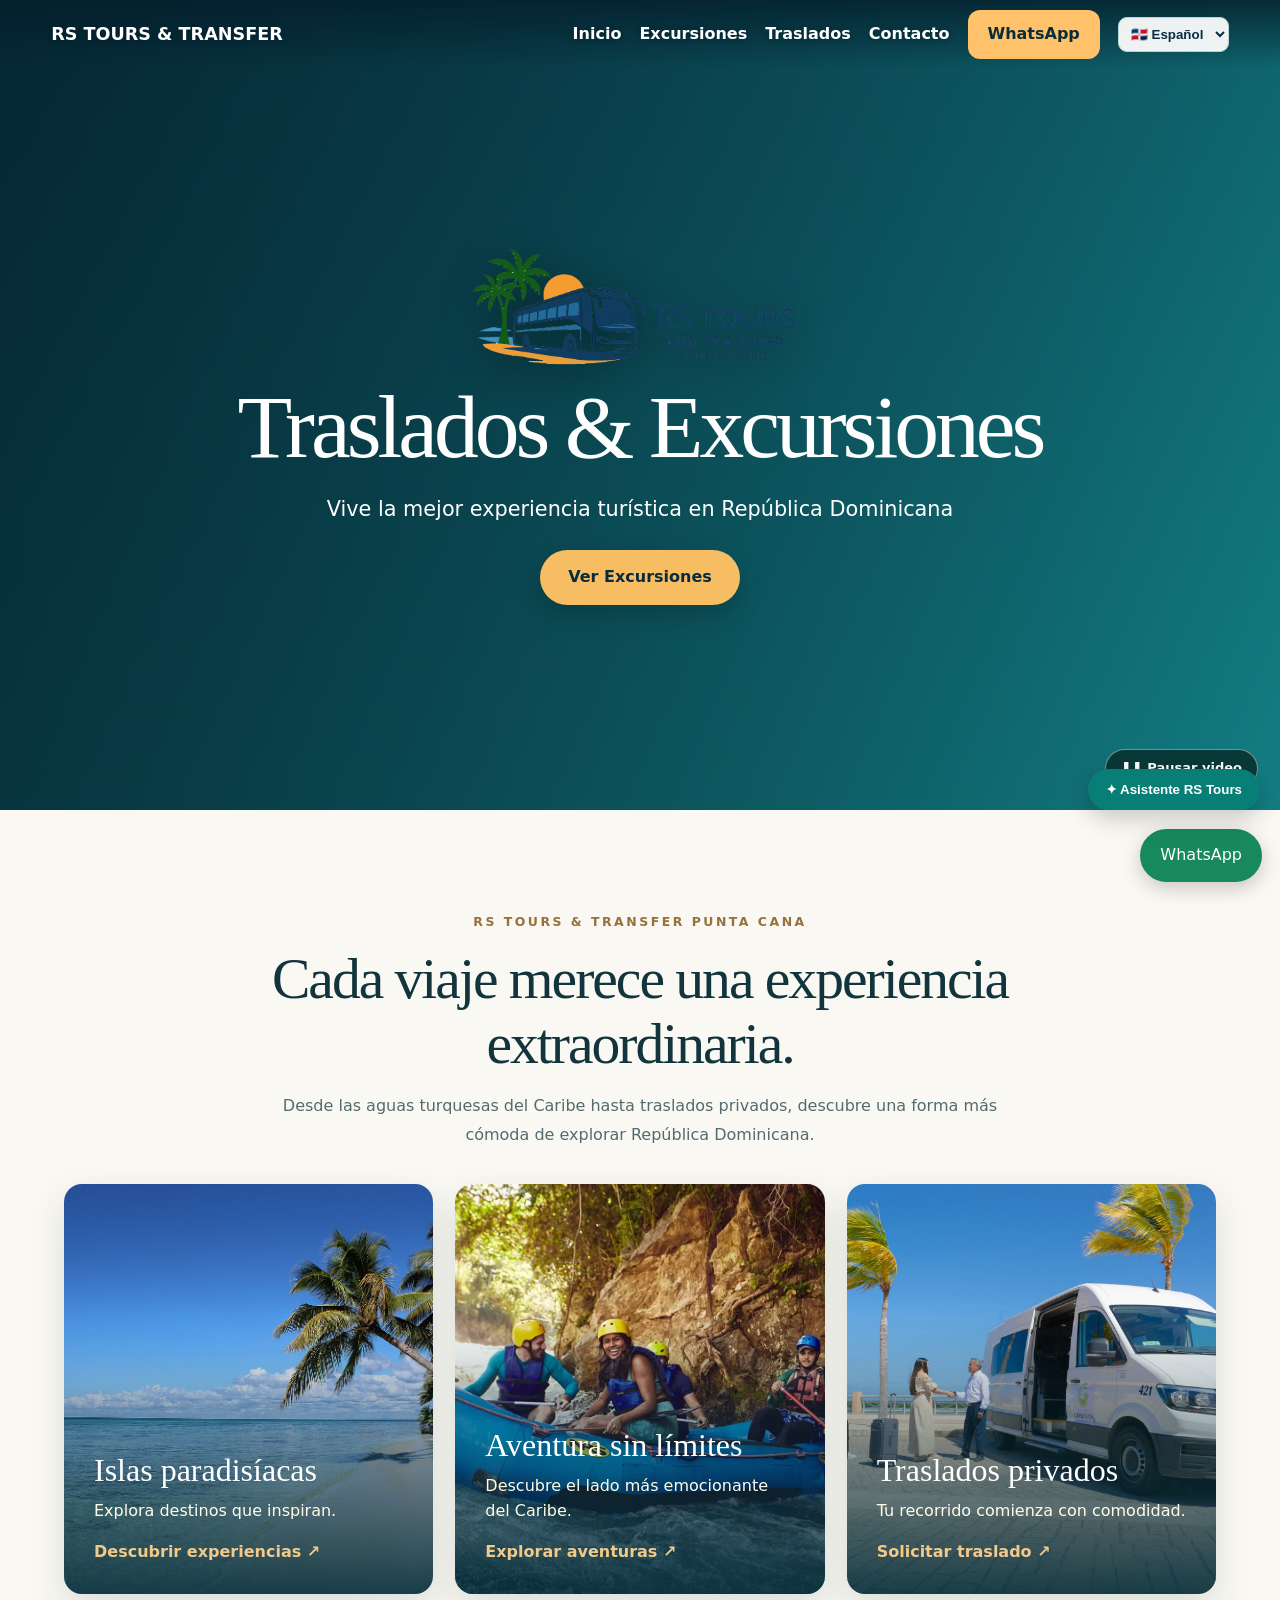
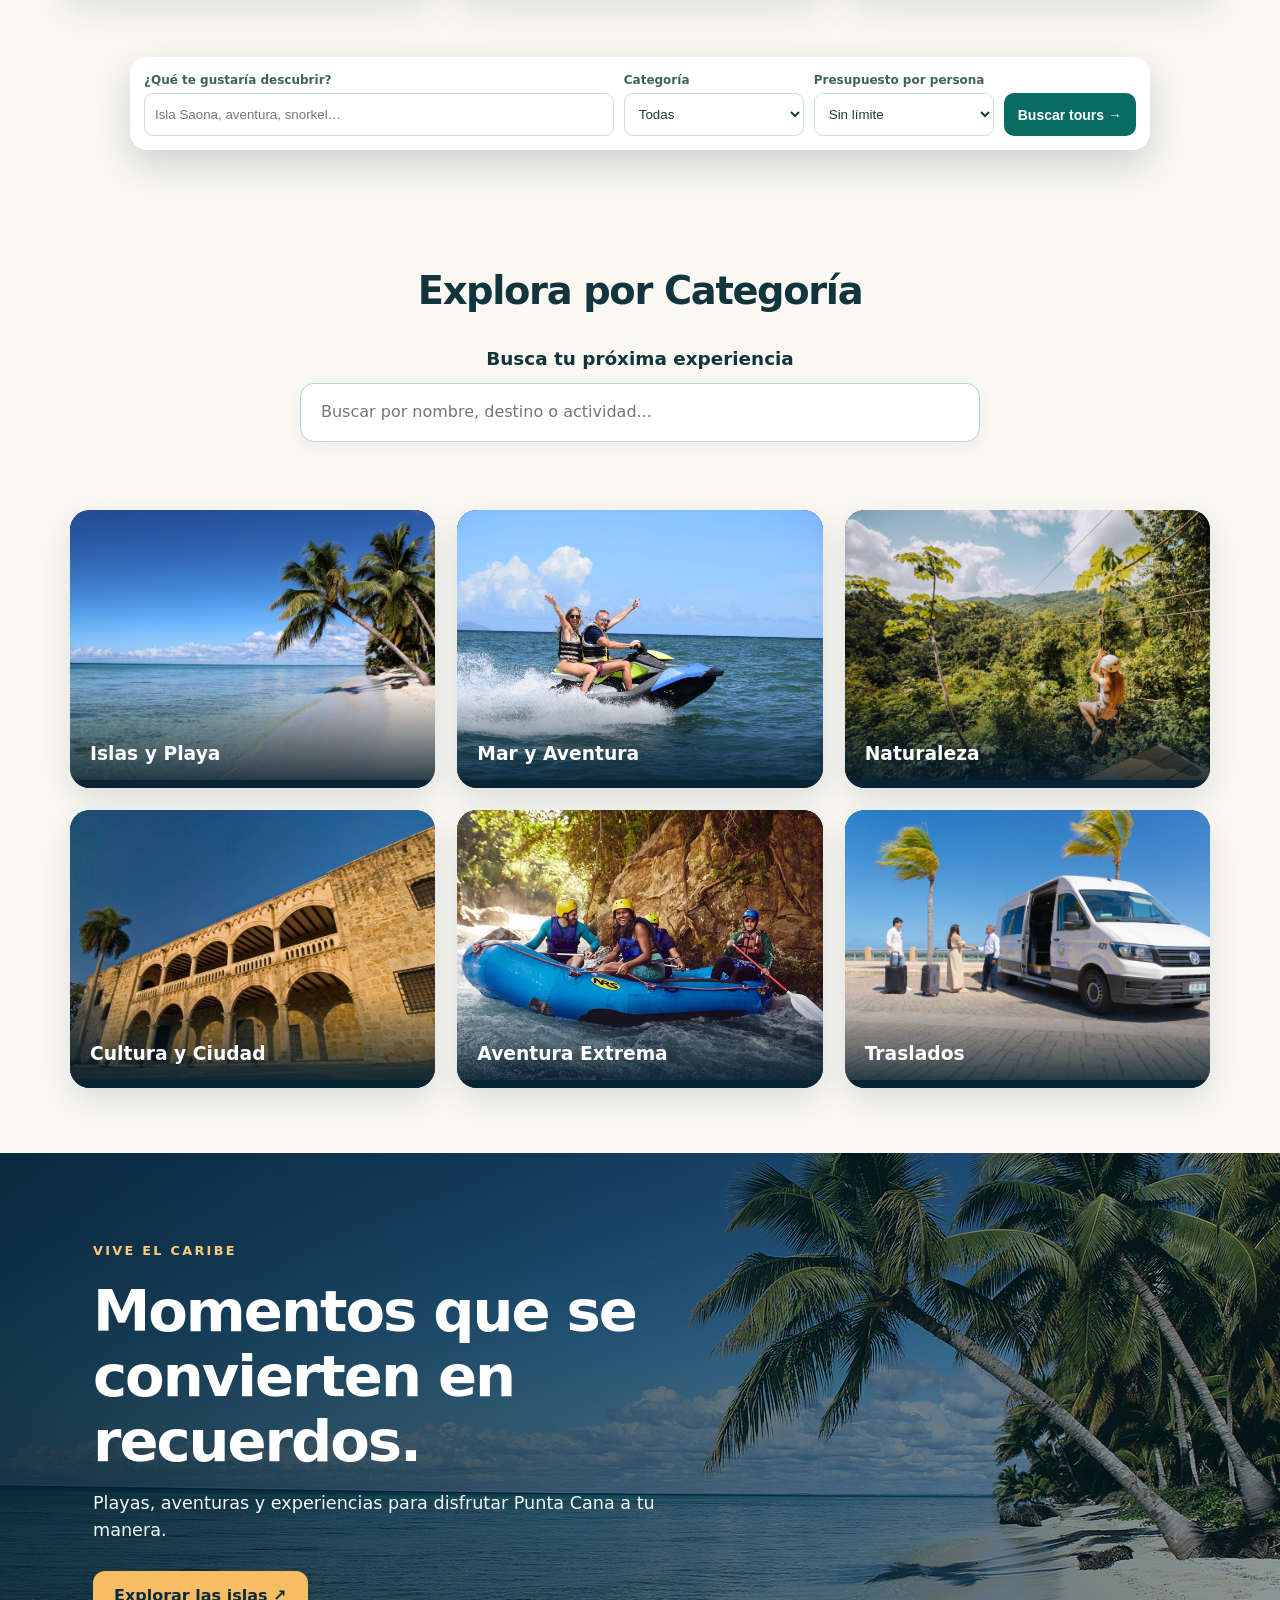
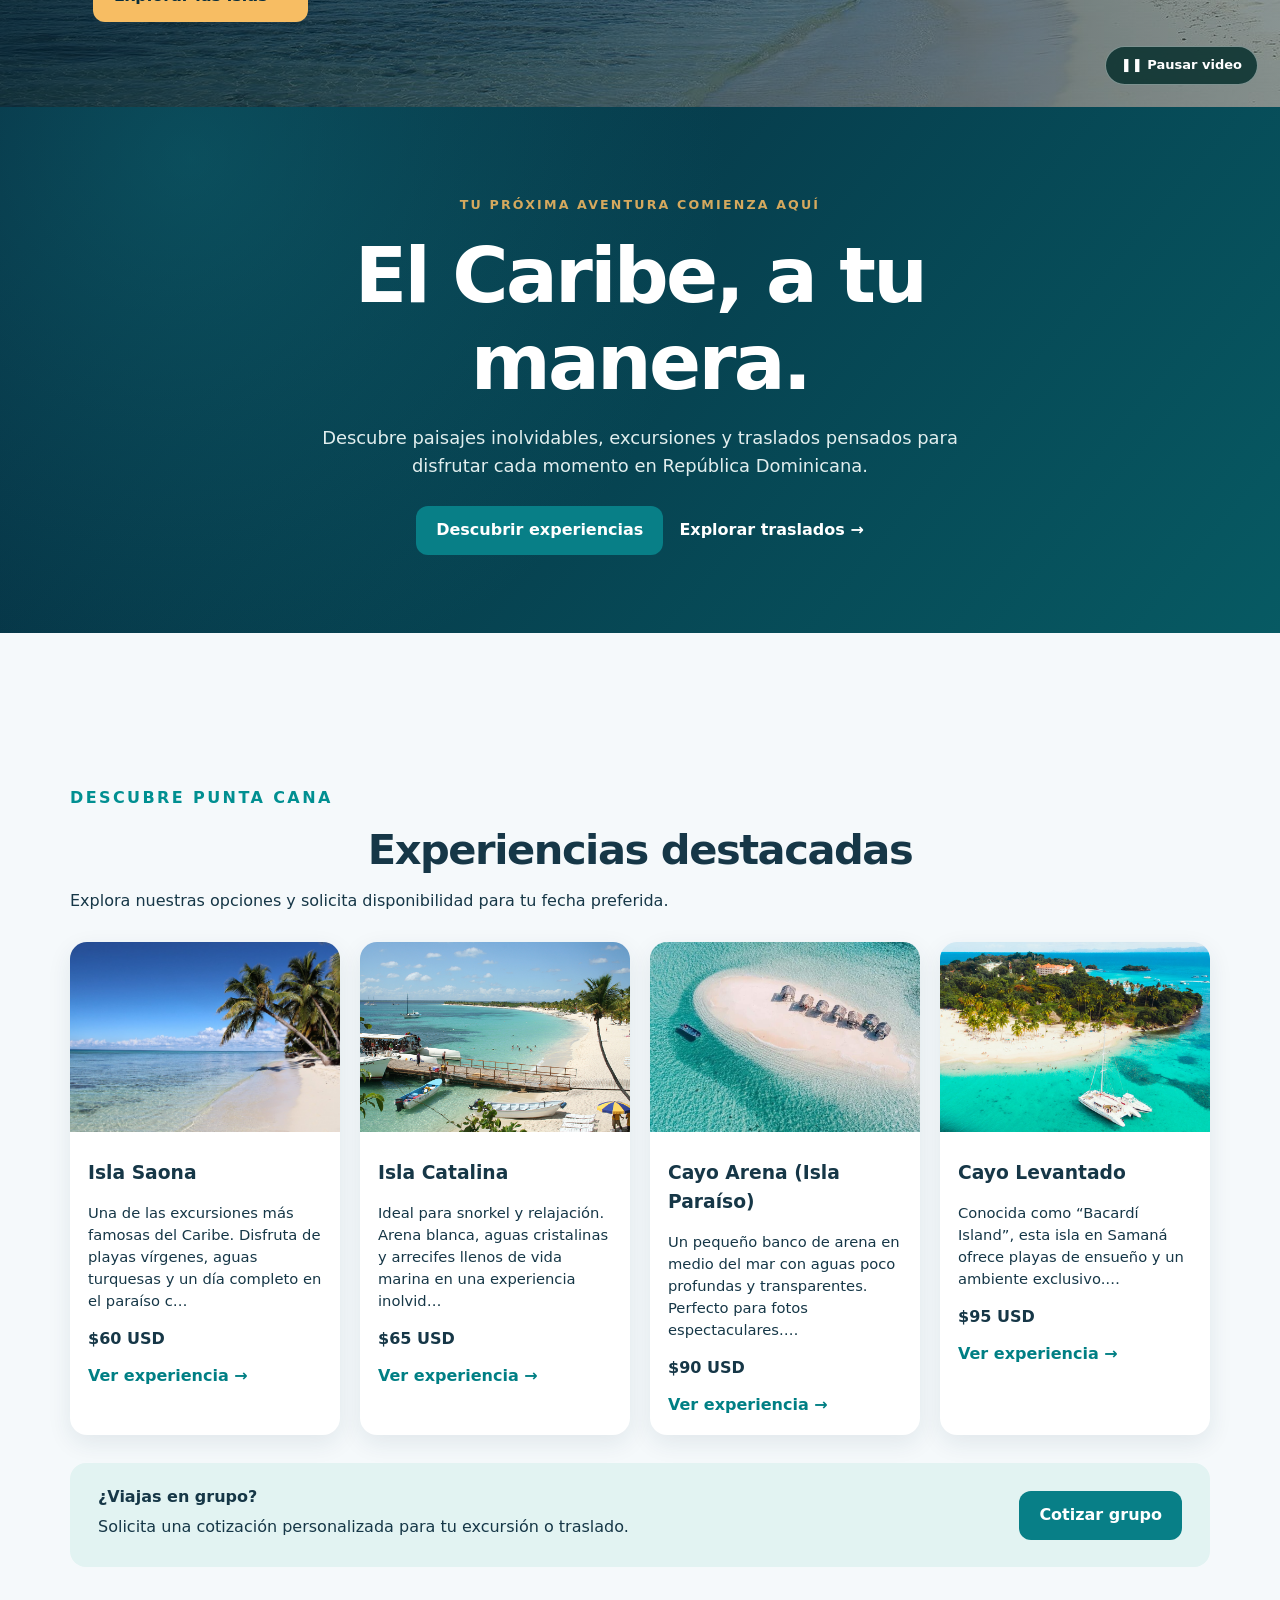
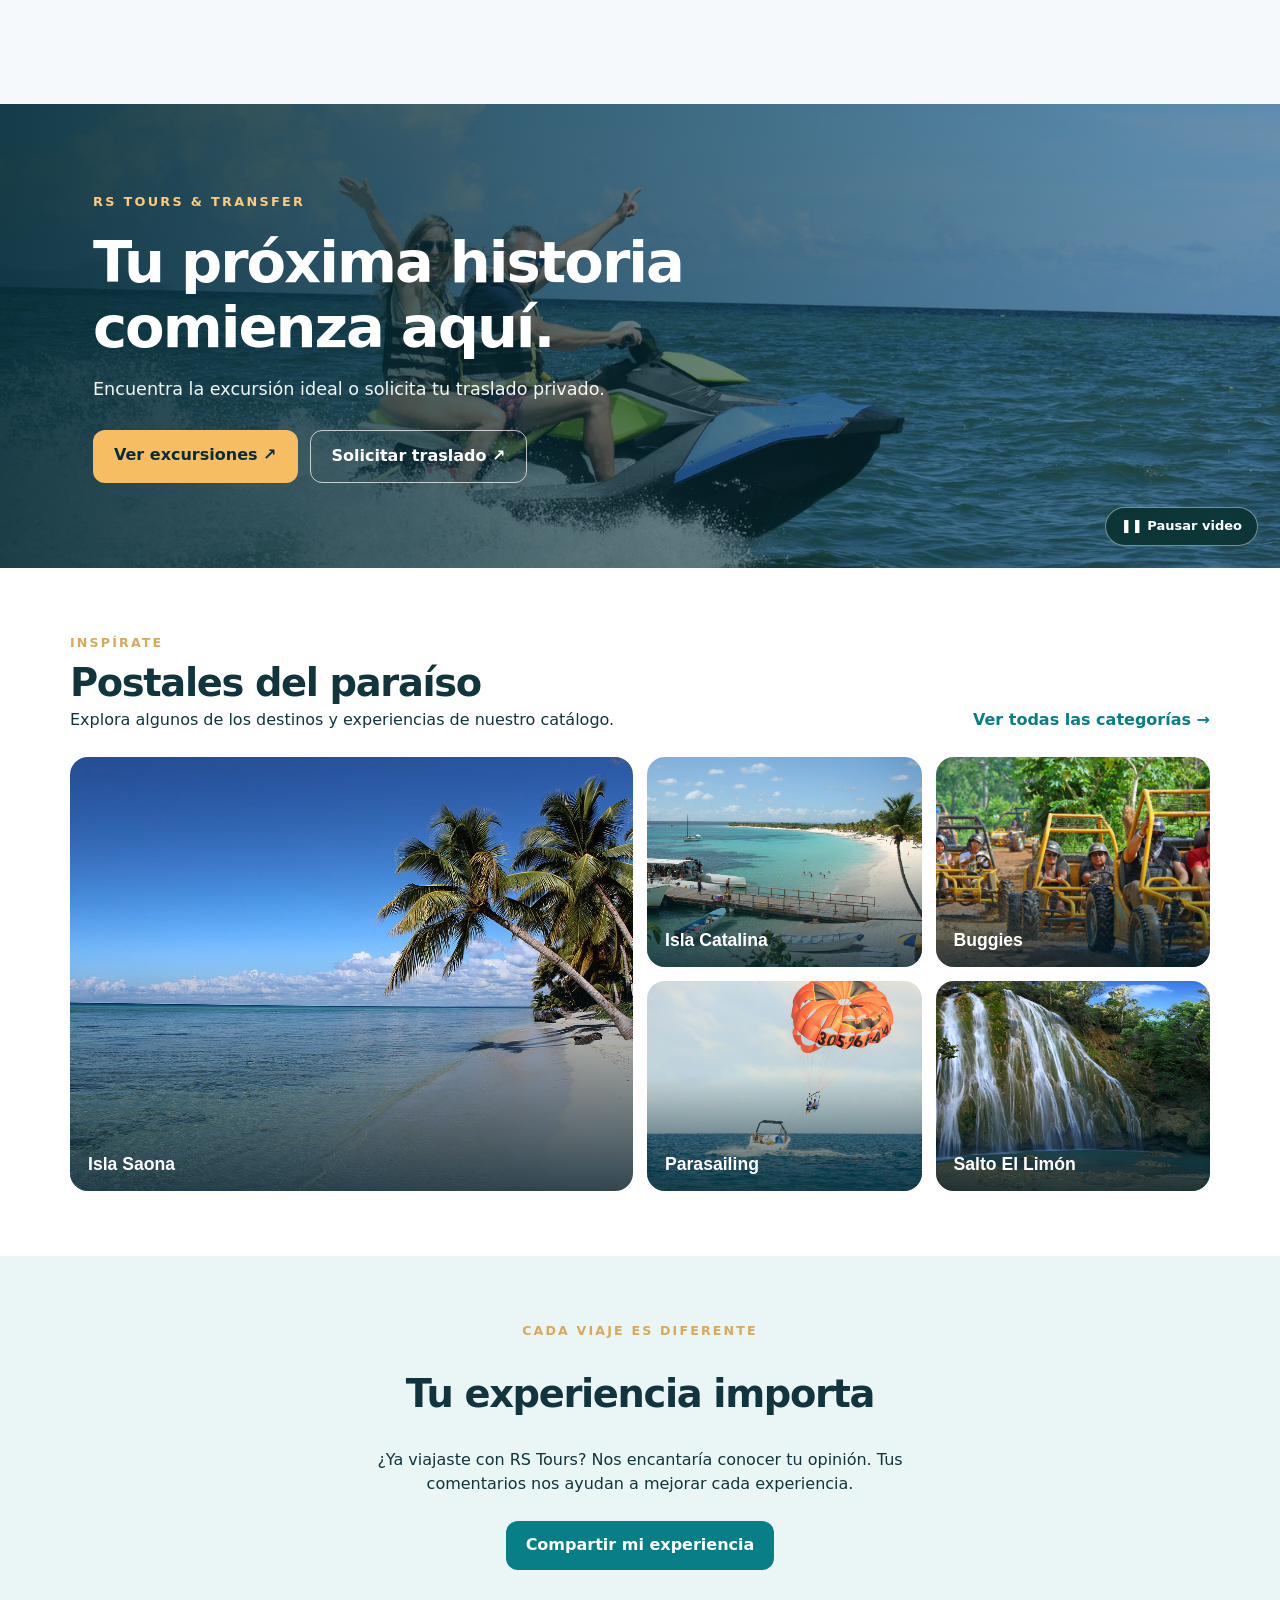
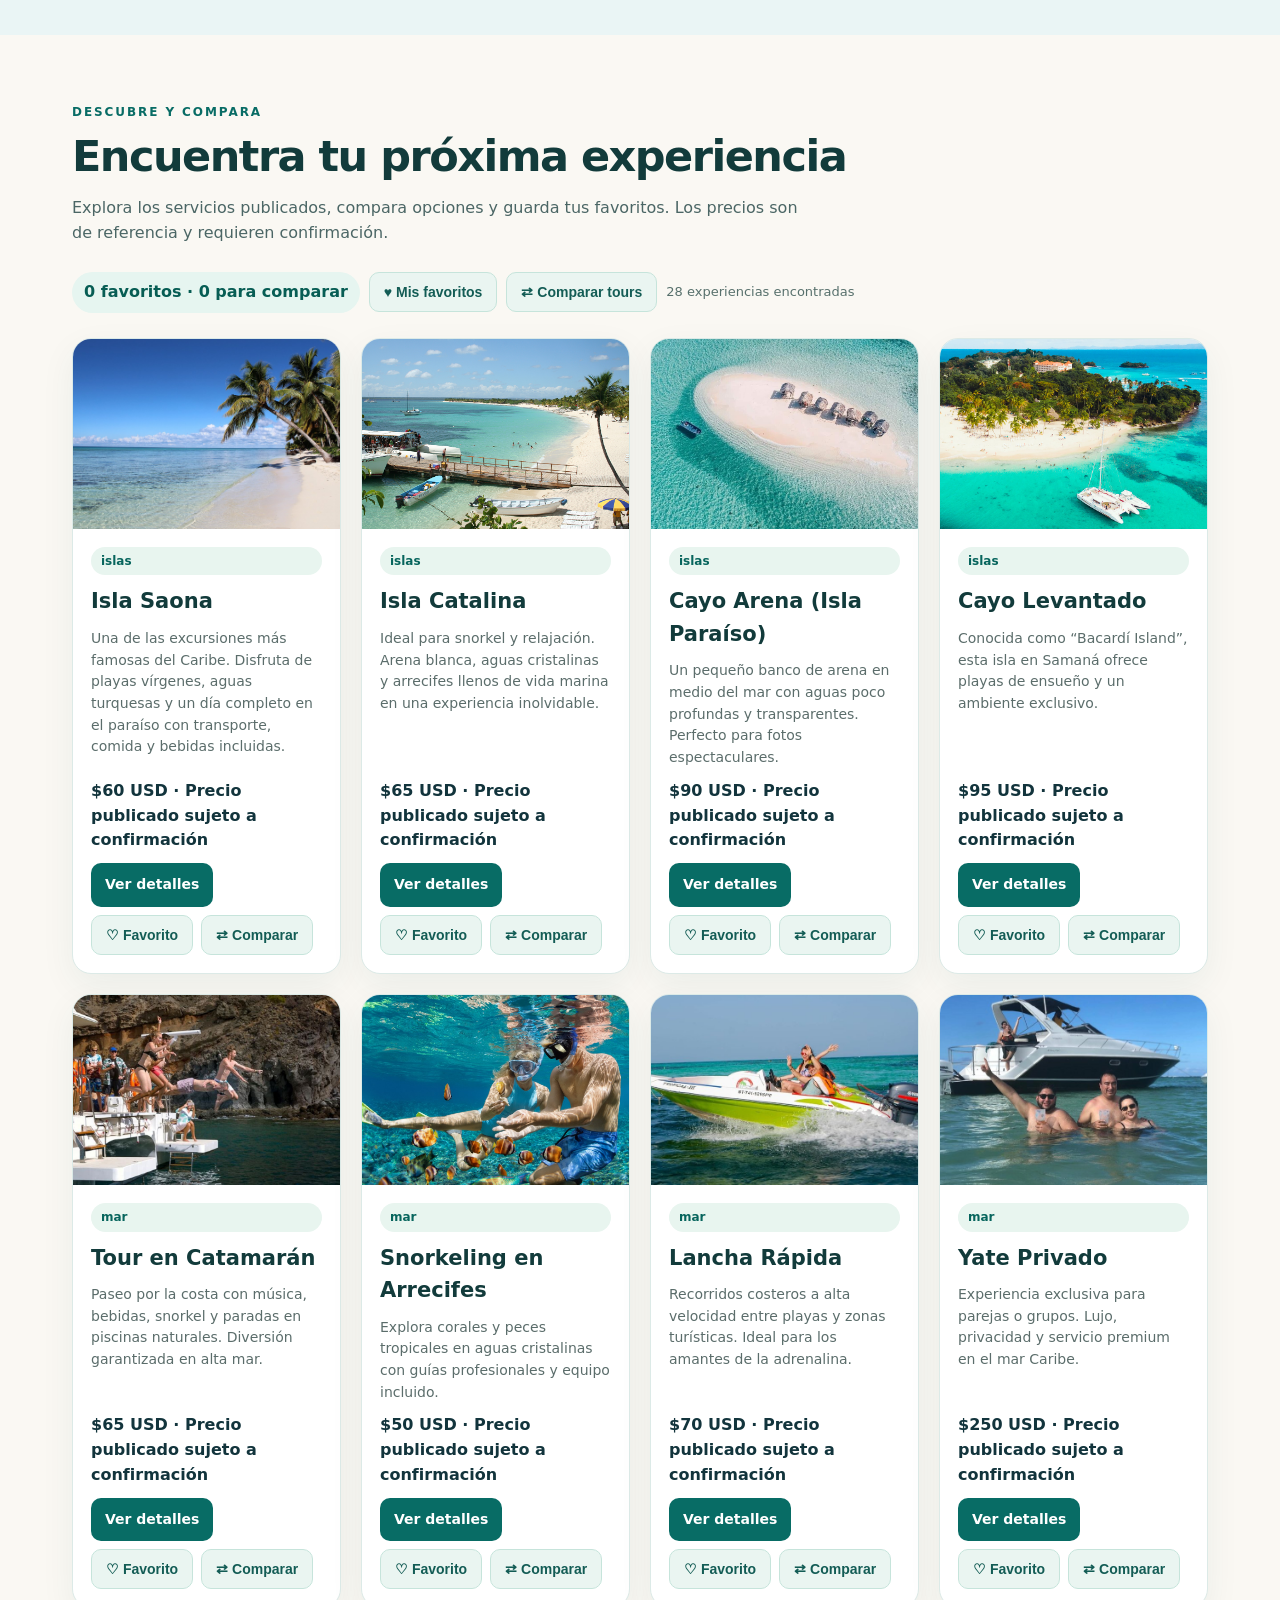
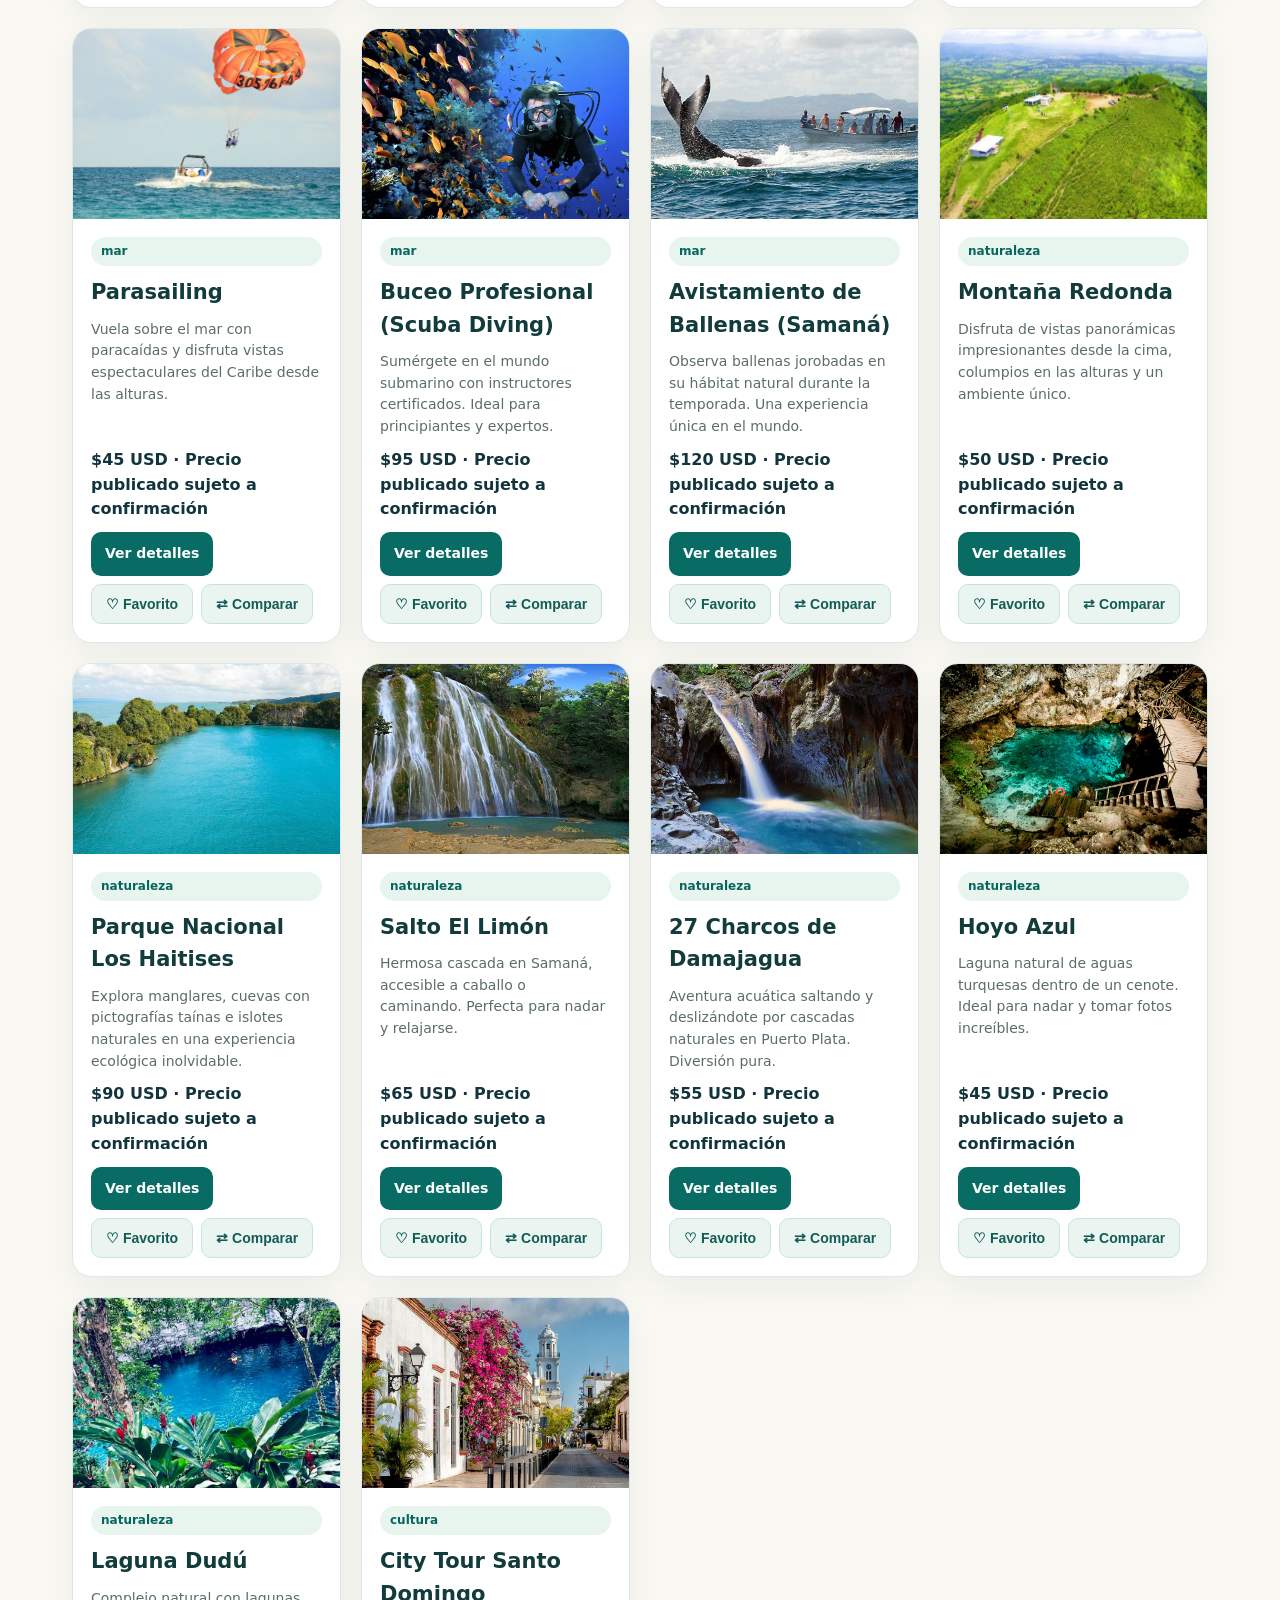
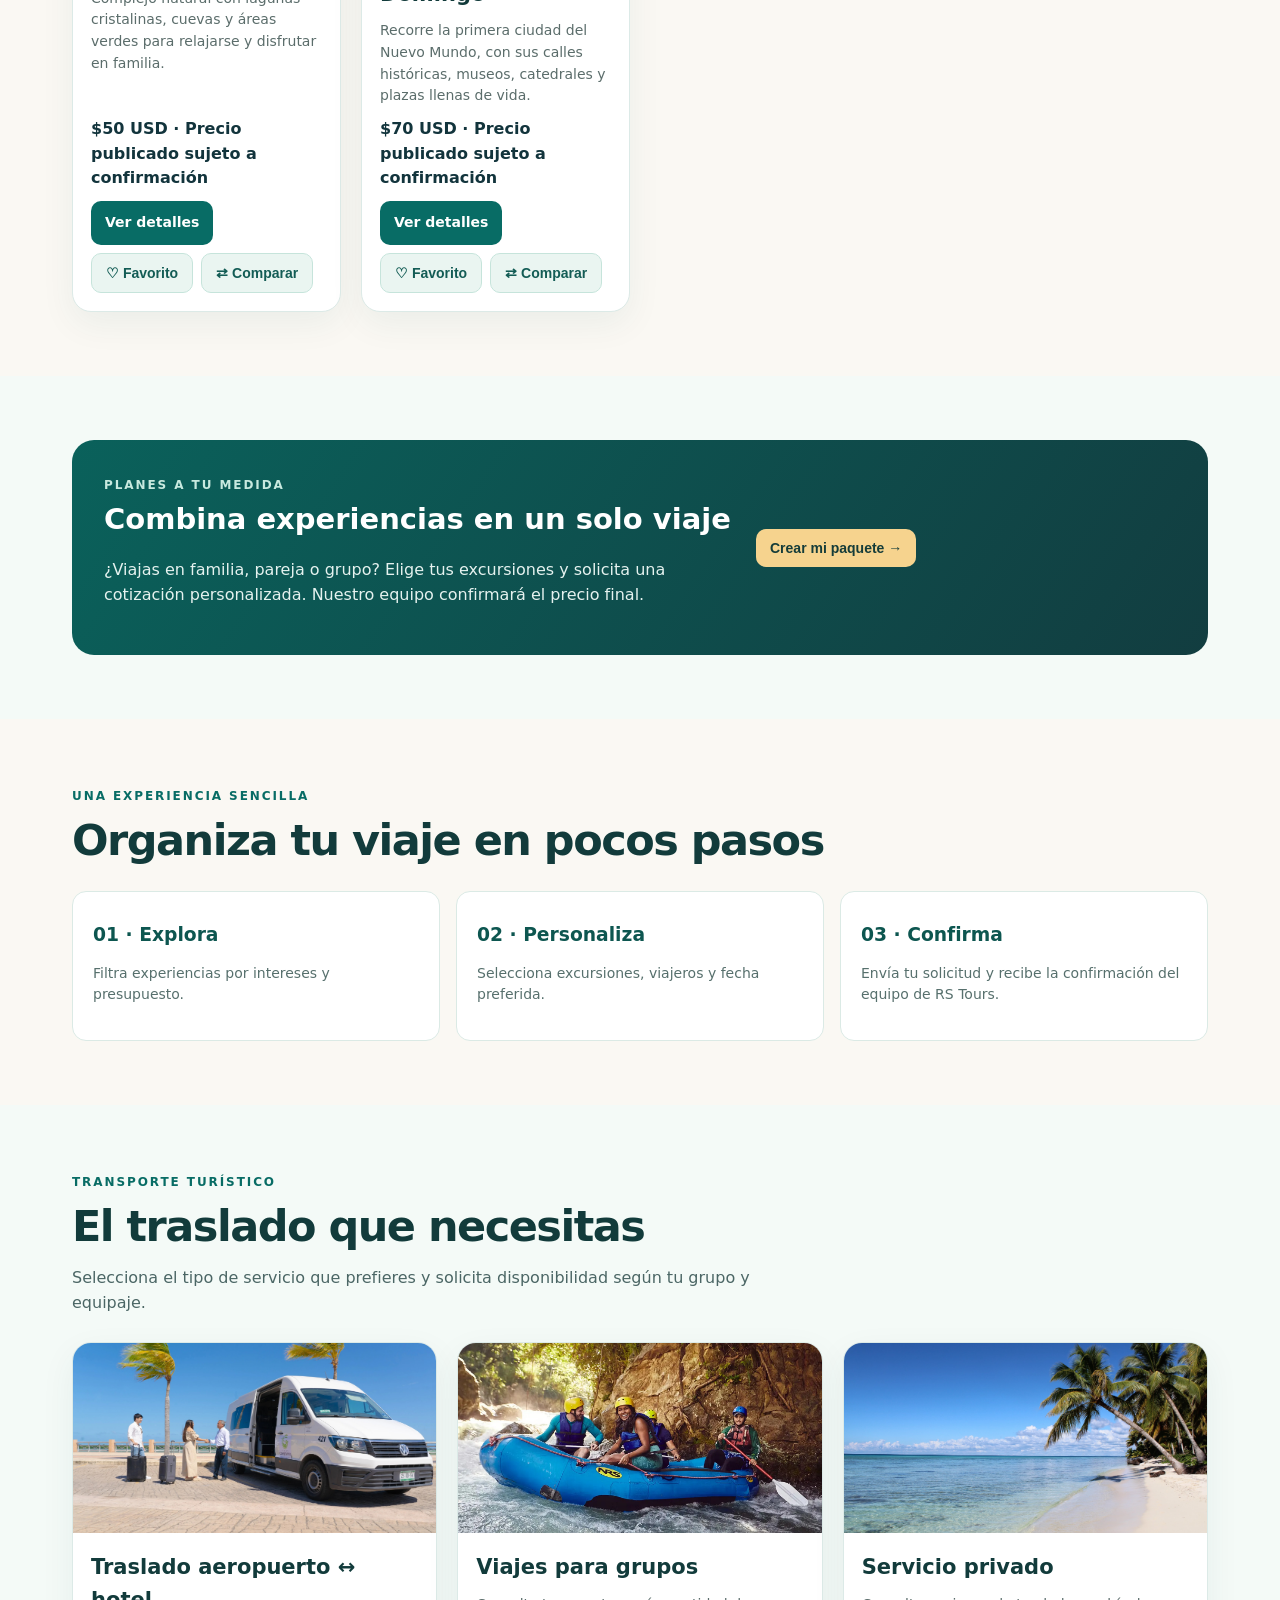
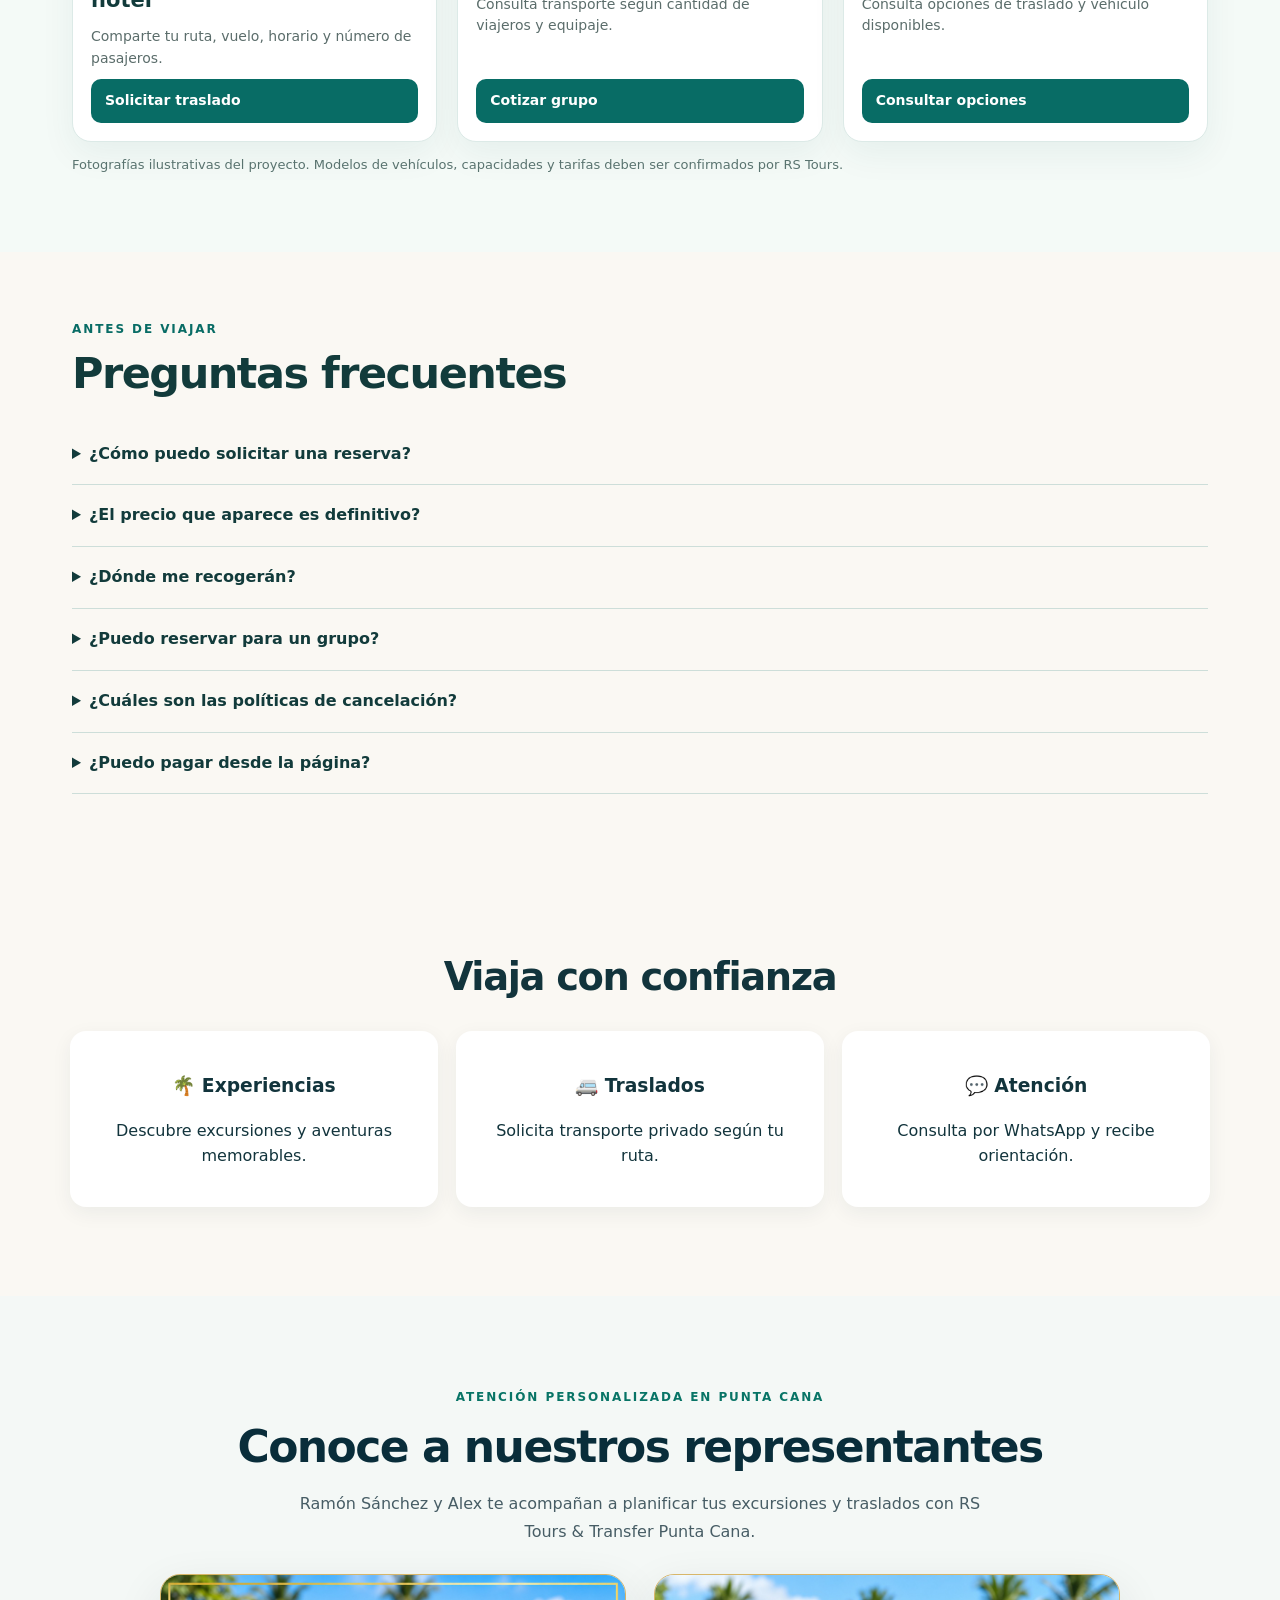
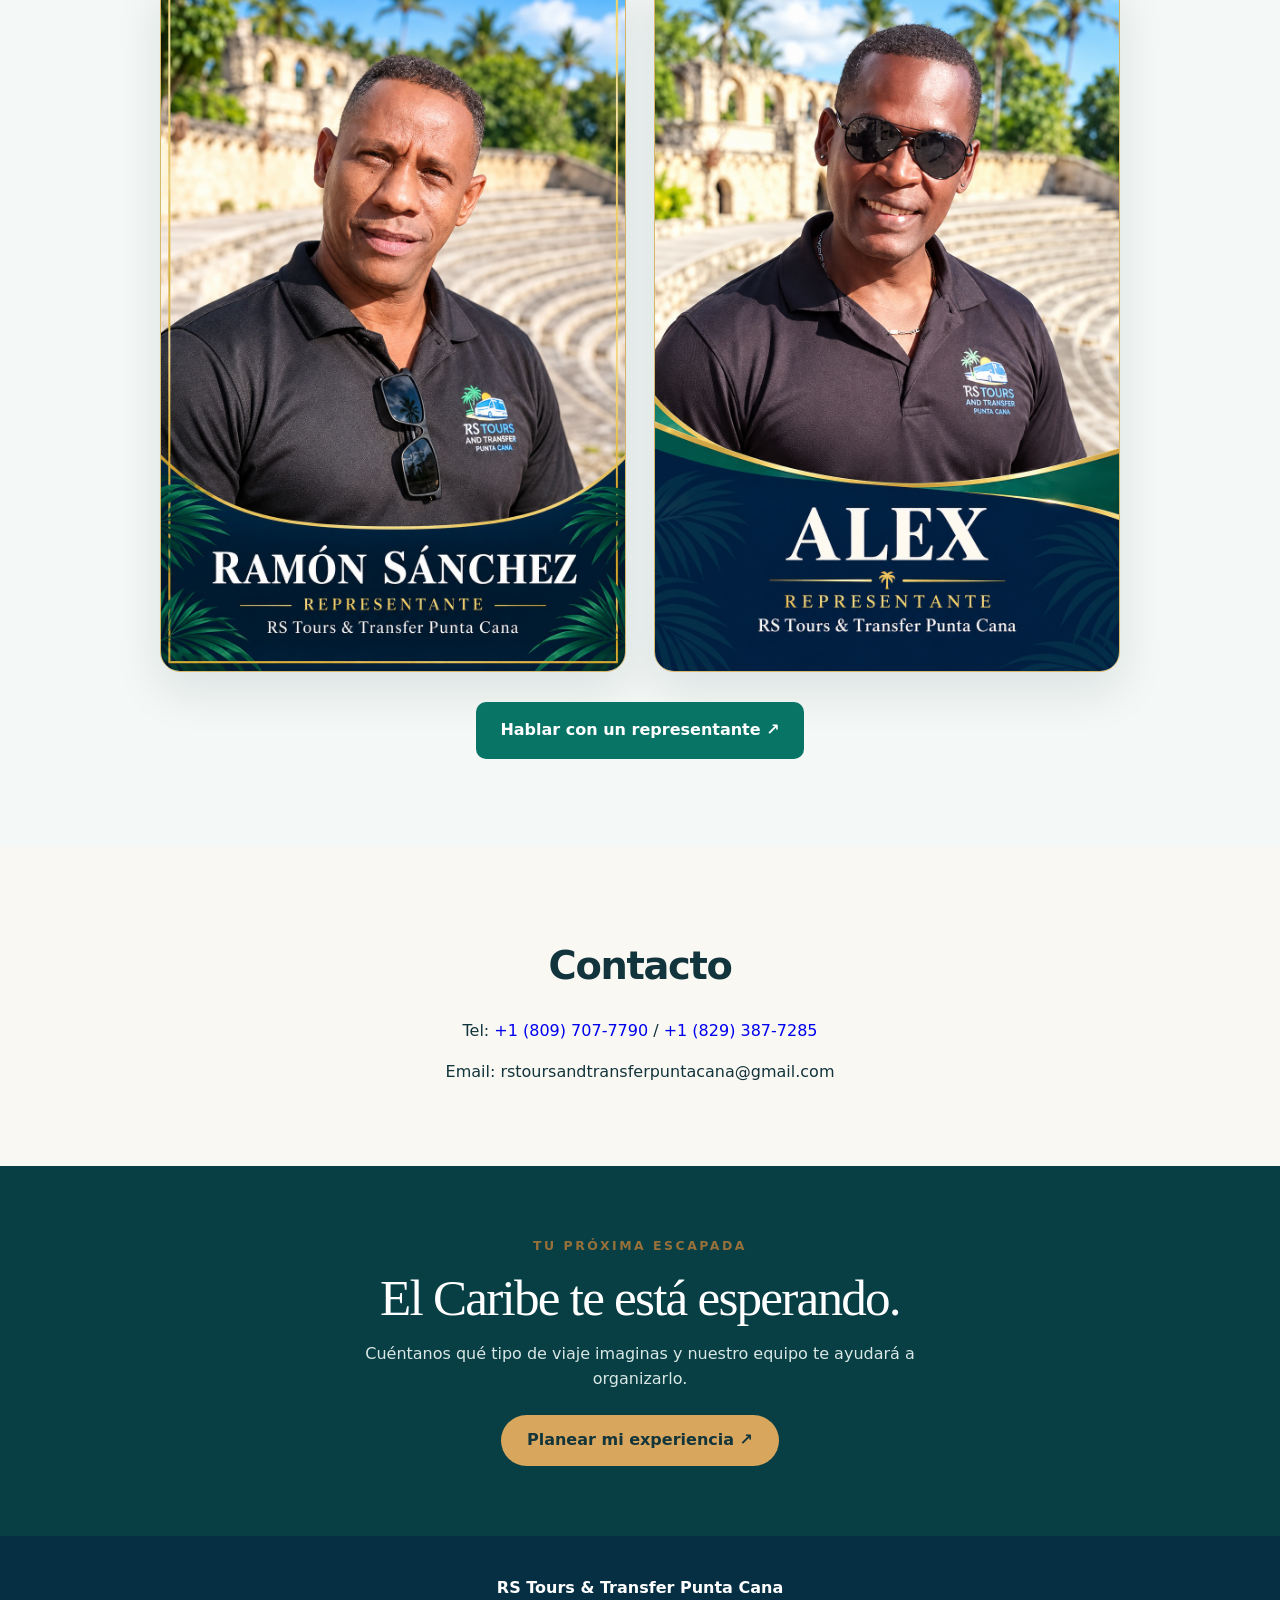
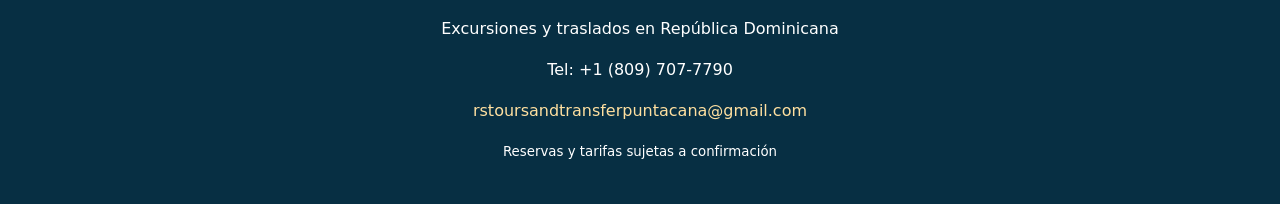
<file: index.html>
<!DOCTYPE html>

<html lang="es">
<head>
<meta charset="utf-8"/>
<title>Rs Tours | Excursiones y Traslados en República Dominicana</title>
<meta content="Excursiones y traslados turísticos en República Dominicana. Isla Saona, tours, aventuras, naturaleza y transporte privado." name="description"/>
<meta content="Rs Tours" name="author"/>
<meta content="width=device-width, initial-scale=1.0" name="viewport"/>
<link href="css/style.css" rel="stylesheet"/>
<script defer="" src="js/idiomas.js"></script><link href="css/phase12.css" rel="stylesheet"/><link href="css/phase13.css" rel="stylesheet"/><meta content="#075b56" name="theme-color"/><meta content="Rs Tours | Excursiones y Traslados en República Dominicana" property="og:title"/><meta content="Excursiones y traslados turísticos en República Dominicana. Isla Saona, tours, aventuras, naturaleza y transporte privado." property="og:description"/><meta content="website" property="og:type"/><link href="css/phase14.css" rel="stylesheet"/><link href="css/phase15.css" rel="stylesheet"/><link href="css/phase17.css" rel="stylesheet"/><link href="css/phase18.css" rel="stylesheet"/><link href="css/representantes.css" rel="stylesheet"/></head>
<body class="rs17-home"><a class="rs18-skip" href="#contenido-principal">Saltar al contenido</a><nav class="site-nav"><a class="brand" href="index.html">RS TOURS &amp; TRANSFER</a><div class="links"><a href="index.html">Inicio</a><a href="index.html#excursiones">Excursiones</a><a href="traslados.html">Traslados</a><a href="index.html#contacto">Contacto</a><a class="btn" href="https://wa.me/18097077790" rel="noopener noreferrer" target="_blank">WhatsApp</a><label class="lang-wrap"><span class="sr-only">Idioma / Language</span><select aria-label="Idioma / Language" id="languageSelect"><option value="es">🇩🇴 Español</option><option value="en">🇺🇸 English</option></select></label></div></nav>
<!-- HERO -->
<section class="hero" id="contenido-principal">
<video autoplay="" class="hero-video" loop="" muted="" playsinline="" preload="metadata">
<source src="assets/video/playa.mp4" type="video/mp4"/>
</video>
<div class="hero-content">
<img alt="RS Tours &amp; Transfer Punta Cana" class="logo" decoding="async" height="367" src="assets/logo/logo.png" width="1024"/>
<h1>Traslados &amp; Excursiones</h1>
<p>Vive la mejor experiencia turística en República Dominicana</p>
<a class="btn" href="#excursiones">Ver Excursiones</a>
</div>
</section><section aria-labelledby="rs17-title" class="rs17-section"><div class="rs17-inner"><div class="rs17-intro"><span class="rs17-eyebrow">RS Tours &amp; Transfer Punta Cana</span><h2 id="rs17-title">Cada viaje merece una experiencia extraordinaria.</h2><p>Desde las aguas turquesas del Caribe hasta traslados privados, descubre una forma más cómoda de explorar República Dominicana.</p></div><div class="rs17-experiences"><a class="rs17-experience" href="islas.html"><img alt="Playa de Isla Saona" loading="lazy" src="assets/img/saona.jpg"/><div class="rs17-experience-content"><h3>Islas paradisíacas</h3><p>Explora destinos que inspiran.</p><span>Descubrir experiencias ↗</span></div></a><a class="rs17-experience" href="aventura.html"><img alt="Experiencias de aventura" loading="lazy" src="assets/img/cat-aventura.jpg"/><div class="rs17-experience-content"><h3>Aventura sin límites</h3><p>Descubre el lado más emocionante del Caribe.</p><span>Explorar aventuras ↗</span></div></a><a class="rs17-experience" href="traslados.html"><img alt="Servicio de transporte turístico" loading="lazy" src="assets/img/traslados.jpg"/><div class="rs17-experience-content"><h3>Traslados privados</h3><p>Tu recorrido comienza con comodidad.</p><span>Solicitar traslado ↗</span></div></a></div></div></section>
<div class="rs12-search-wrap"><form class="rs12-search" id="rs12-search-form"><div><label for="rs12-search-term">¿Qué te gustaría descubrir?</label><input id="rs12-search-term" placeholder="Isla Saona, aventura, snorkel…" type="search"/></div><div><label for="rs12-search-cat">Categoría</label><select id="rs12-search-cat"><option value="">Todas</option><option value="islas">Islas</option><option value="mar">Mar</option><option value="naturaleza">Naturaleza</option><option value="cultura">Cultura</option><option value="aventura">Aventura</option></select></div><div><label for="rs12-search-budget">Presupuesto por persona</label><select id="rs12-search-budget"><option value="999999">Sin límite</option><option value="50">Hasta US$50</option><option value="75">Hasta US$75</option><option value="100">Hasta US$100</option><option value="150">Hasta US$150</option></select></div><button class="rs12-btn" type="submit">Buscar tours →</button></form></div>
<!-- EXCURSIONES -->
<section class="excursiones" id="excursiones">
<h2>Explora por Categoría</h2>
<div class="search-area"><label for="tourSearch">Busca tu próxima experiencia</label><input autocomplete="off" id="tourSearch" placeholder="Buscar excursiones, aventura, playa..." type="search"/><p aria-live="polite" id="searchStatus"></p></div><div class="categorias">
<a class="cat-card" href="islas.html">
<img alt="Islas y Playa" decoding="async" height="2304" loading="lazy" src="assets/img/cat-islas.jpg" width="3456"/>
<h3>Islas y Playa</h3>
</a>
<a class="cat-card" href="mar.html">
<img alt="Mar y Aventura" decoding="async" height="1066" loading="lazy" src="assets/img/cat-mar.jpg" width="1600"/>
<h3>Mar y Aventura</h3>
</a>
<a class="cat-card" href="naturaleza.html">
<img alt="Naturaleza" decoding="async" height="1280" loading="lazy" src="assets/img/cat-naturaleza.jpg" width="1920"/>
<h3>Naturaleza</h3>
</a>
<a class="cat-card" href="cultura.html">
<img alt="Cultura y Ciudad" decoding="async" height="689" loading="lazy" src="assets/img/cat-cultura.jpg" width="1030"/>
<h3>Cultura y Ciudad</h3>
</a>
<a class="cat-card" href="aventura.html">
<img alt="Aventura Extrema" decoding="async" height="922" loading="lazy" src="assets/img/cat-aventura.jpg" width="1382"/>
<h3>Aventura Extrema</h3>
</a>
<a class="cat-card" href="traslados.html">
<img alt="Traslados" decoding="async" height="3953" loading="lazy" src="assets/img/traslados.jpg" width="5930"/>
<h3>Traslados</h3>
</a>
</div>
</section>
<section aria-label="Descubre el Caribe en movimiento" class="rs14-cinema rs14-cinema-first"><video aria-hidden="true" autoplay="" class="rs14-cinema-video" loop="" muted="" playsinline="" poster="assets/img/saona.jpg" preload="none"><source src="assets/video/caribe-momentos.mp4" type="video/mp4"/></video><div class="rs14-cinema-shade"></div><div class="rs14-cinema-content"><span class="rs14-eyebrow">VIVE EL CARIBE</span><h2>Momentos que se convierten en recuerdos.</h2><p>Playas, aventuras y experiencias para disfrutar Punta Cana a tu manera.</p><a class="rs14-video-cta" href="islas.html">Explorar las islas <span aria-hidden="true">↗</span></a></div></section>
<section aria-label="Descubre RS Tours" class="rs-intro"><div class="rs-intro-inner"><span class="rs-overline">TU PRÓXIMA AVENTURA COMIENZA AQUÍ</span><h2>El Caribe, a tu manera.</h2><p>Descubre paisajes inolvidables, excursiones y traslados pensados para disfrutar cada momento en República Dominicana.</p><div class="rs-intro-actions"><a class="btn" href="#destacados">Descubrir experiencias</a><a class="rs-outline" href="traslados.html">Explorar traslados →</a></div></div></section><section class="featured-section" id="destacados"><div class="section-inner"><p class="featured-kicker">DESCUBRE PUNTA CANA</p><h2>Experiencias destacadas</h2><p>Explora nuestras opciones y solicita disponibilidad para tu fecha preferida.</p><div class="featured-grid"><article class="featured-card"><a href="tour.html?id=islas-1"><img alt="Isla Saona" decoding="async" height="853" loading="lazy" src="assets/img/saona.jpg" width="1280"/><div class="featured-body"><h3>Isla Saona</h3><p>Una de las excursiones más famosas del Caribe. Disfruta de playas vírgenes, aguas turquesas y un día completo en el paraíso c…</p><strong>$60 USD</strong><span class="featured-cta">Ver experiencia →</span></div></a></article><article class="featured-card"><a href="tour.html?id=islas-2"><img alt="Isla Catalina" decoding="async" height="683" loading="lazy" src="assets/img/catalina.jpg" width="1024"/><div class="featured-body"><h3>Isla Catalina</h3><p>Ideal para snorkel y relajación. Arena blanca, aguas cristalinas y arrecifes llenos de vida marina en una experiencia inolvid…</p><strong>$65 USD</strong><span class="featured-cta">Ver experiencia →</span></div></a></article><article class="featured-card"><a href="tour.html?id=islas-3"><img alt="Cayo Arena (Isla Paraíso)" decoding="async" height="751" loading="lazy" src="assets/img/cayo-arena.jpg" width="1024"/><div class="featured-body"><h3>Cayo Arena (Isla Paraíso)</h3><p>Un pequeño banco de arena en medio del mar con aguas poco profundas y transparentes. Perfecto para fotos espectaculares.…</p><strong>$90 USD</strong><span class="featured-cta">Ver experiencia →</span></div></a></article><article class="featured-card"><a href="tour.html?id=islas-4"><img alt="Cayo Levantado" decoding="async" height="600" loading="lazy" src="assets/img/cayo-levantado.jpg" width="1376"/><div class="featured-body"><h3>Cayo Levantado</h3><p>Conocida como “Bacardí Island”, esta isla en Samaná ofrece playas de ensueño y un ambiente exclusivo.…</p><strong>$95 USD</strong><span class="featured-cta">Ver experiencia →</span></div></a></article></div><div class="featured-promo"><div><strong>¿Viajas en grupo?</strong><p>Solicita una cotización personalizada para tu excursión o traslado.</p></div><a class="btn" href="https://wa.me/18097077790?text=Hola%2C%20quiero%20una%20cotizaci%C3%B3n%20para%20mi%20grupo" rel="noopener noreferrer" target="_blank">Cotizar grupo</a></div></div></section>
<section aria-label="Tu próximo viaje comienza aquí" class="rs14-cinema rs14-cinema-second"><video aria-hidden="true" autoplay="" class="rs14-cinema-video" loop="" muted="" playsinline="" poster="assets/img/cat-mar.jpg" preload="none"><source src="assets/video/caribe-atardecer.mp4" type="video/mp4"/></video><div class="rs14-cinema-shade"></div><div class="rs14-cinema-content"><span class="rs14-eyebrow">RS TOURS &amp; TRANSFER</span><h2>Tu próxima historia comienza aquí.</h2><p>Encuentra la excursión ideal o solicita tu traslado privado.</p><div class="rs14-actions"><a class="rs14-video-cta" href="index.html#excursiones">Ver excursiones ↗</a><a class="rs14-video-cta rs14-outline" href="traslados.html">Solicitar traslado ↗</a></div></div></section>
<section class="rs-gallery-section" id="galeria"><div class="section-inner"><div class="rs-gallery-heading"><div><span class="rs-overline">INSPÍRATE</span><h2>Postales del paraíso</h2><p>Explora algunos de los destinos y experiencias de nuestro catálogo.</p></div><a class="rs-outline" href="#excursiones">Ver todas las categorías →</a></div><div class="rs-gallery-grid"><button class="rs-gallery-item rs-gallery-wide" data-caption="Isla Saona" data-full="assets/img/saona.jpg" type="button"><img alt="Playa de Isla Saona" decoding="async" height="853" loading="lazy" src="assets/img/saona.jpg" width="1280"/><span>Isla Saona</span></button><button class="rs-gallery-item" data-caption="Isla Catalina" data-full="assets/img/catalina.jpg" type="button"><img alt="Isla Catalina" decoding="async" height="683" loading="lazy" src="assets/img/catalina.jpg" width="1024"/><span>Isla Catalina</span></button><button class="rs-gallery-item" data-caption="Aventura en buggies" data-full="assets/img/buggies.jpg" type="button"><img alt="Excursión en buggies" decoding="async" height="1125" loading="lazy" src="assets/img/buggies.jpg" width="1800"/><span>Buggies</span></button><button class="rs-gallery-item" data-caption="Parasailing" data-full="assets/img/parasailing.jpg" type="button"><img alt="Parasailing sobre el mar" decoding="async" height="1667" loading="lazy" src="assets/img/parasailing.jpg" width="2500"/><span>Parasailing</span></button><button class="rs-gallery-item" data-caption="Salto El Limón" data-full="assets/img/limon.jpg" type="button"><img alt="Cascada Salto El Limón" decoding="async" height="1440" loading="lazy" src="assets/img/limon.jpg" width="2560"/><span>Salto El Limón</span></button></div></div></section><section class="rs-confidence"><div class="section-inner"><span class="rs-overline">CADA VIAJE ES DIFERENTE</span><h2>Tu experiencia importa</h2><p>¿Ya viajaste con RS Tours? Nos encantaría conocer tu opinión. Tus comentarios nos ayudan a mejorar cada experiencia.</p><a class="btn" href="https://wa.me/18097077790?text=Hola%2C%20quiero%20compartir%20mi%20opini%C3%B3n%20sobre%20mi%20experiencia%20con%20RS%20Tours" rel="noopener noreferrer" target="_blank">Compartir mi experiencia</a></div></section><dialog aria-label="Fotografía ampliada" class="rs-lightbox" id="rsLightbox"><button aria-label="Cerrar fotografía" class="rs-lightbox-close" type="button">×</button><img alt="Fotografía de RS Tours" decoding="async" loading="lazy"/><p></p></dialog><script defer="" src="js/gallery-v5.js"></script>
<section class="rs12-wrap" id="rs12-catalog"><div class="rs12-head"><span class="rs12-kicker">Descubre y compara</span><h2>Encuentra tu próxima experiencia</h2><p>Explora los servicios publicados, compara opciones y guarda tus favoritos. Los precios son de referencia y requieren confirmación.</p></div><div class="rs12-controls"><span class="rs12-counter" id="rs12-counter">0 favoritos</span><button class="rs12-action" data-rs12-open="rs12-favorites-dialog" type="button">♥ Mis favoritos</button><button class="rs12-action" data-rs12-open="rs12-compare-dialog" type="button">⇄ Comparar tours</button><span aria-live="polite" class="rs12-muted" id="rs12-search-count"></span></div><div class="rs12-card-grid" id="rs12-results"></div><p class="rs12-empty" hidden="" id="rs12-search-empty">No encontramos experiencias con esos filtros. Prueba con otro presupuesto o categoría.</p></section>
<section class="rs12-surface" id="rs12-packages"><div class="rs12-wrap"><div class="rs12-package"><div><span class="rs12-kicker" style="color:#c8e9df">PLANES A TU MEDIDA</span><h3>Combina experiencias en un solo viaje</h3><p>¿Viajas en familia, pareja o grupo? Elige tus excursiones y solicita una cotización personalizada. Nuestro equipo confirmará el precio final.</p></div><div><button class="rs12-btn" data-rs12-open="rs12-package-dialog" type="button">Crear mi paquete →</button></div></div></div></section>
<section class="rs12-wrap" id="rs12-benefits"><div class="rs12-head"><span class="rs12-kicker">Una experiencia sencilla</span><h2>Organiza tu viaje en pocos pasos</h2></div><div class="rs12-feature-strip"><article><h3>01 · Explora</h3><p>Filtra experiencias por intereses y presupuesto.</p></article><article><h3>02 · Personaliza</h3><p>Selecciona excursiones, viajeros y fecha preferida.</p></article><article><h3>03 · Confirma</h3><p>Envía tu solicitud y recibe la confirmación del equipo de RS Tours.</p></article></div></section>
<section class="rs12-surface" id="rs12-fleet"><div class="rs12-wrap"><div class="rs12-head"><span class="rs12-kicker">Transporte turístico</span><h2>El traslado que necesitas</h2><p>Selecciona el tipo de servicio que prefieres y solicita disponibilidad según tu grupo y equipaje.</p></div><div class="rs12-card-grid"><article class="rs12-card"><img alt="Servicio de traslados turísticos" decoding="async" height="3953" loading="lazy" src="assets/img/traslados.jpg" width="5930"/><div class="rs12-card-body"><h3>Traslado aeropuerto ↔ hotel</h3><p>Comparte tu ruta, vuelo, horario y número de pasajeros.</p><a class="rs12-btn" href="traslados.html">Solicitar traslado</a></div></article><article class="rs12-card"><img alt="Excursiones y viajes para grupos" decoding="async" height="922" loading="lazy" src="assets/img/cat-aventura.jpg" width="1382"/><div class="rs12-card-body"><h3>Viajes para grupos</h3><p>Consulta transporte según cantidad de viajeros y equipaje.</p><a class="rs12-btn" href="traslados.html">Cotizar grupo</a></div></article><article class="rs12-card"><img alt="Destino turístico en el Caribe" decoding="async" height="2304" loading="lazy" src="assets/img/cat-islas.jpg" width="3456"/><div class="rs12-card-body"><h3>Servicio privado</h3><p>Consulta opciones de traslado y vehículo disponibles.</p><a class="rs12-btn" href="traslados.html">Consultar opciones</a></div></article></div><p class="rs12-fleet-note">Fotografías ilustrativas del proyecto. Modelos de vehículos, capacidades y tarifas deben ser confirmados por RS Tours.</p></div></section>
<section class="rs12-wrap rs12-faq" id="rs12-faq"><div class="rs12-head"><span class="rs12-kicker">Antes de viajar</span><h2>Preguntas frecuentes</h2></div><details><summary>¿Cómo puedo solicitar una reserva?</summary><p>Selecciona una excursión, completa el formulario y envía la solicitud. RS Tours confirmará disponibilidad, horario y condiciones.</p></details><details><summary>¿El precio que aparece es definitivo?</summary><p>Los precios publicados son orientativos y pueden variar según fecha, grupo y servicios incluidos. Solicita confirmación antes de pagar.</p></details><details><summary>¿Dónde me recogerán?</summary><p>El punto de recogida se coordina con el equipo según el hotel, alojamiento y servicio contratado.</p></details><details><summary>¿Puedo reservar para un grupo?</summary><p>Sí, puedes preparar una solicitud personalizada con cantidad de personas, excursiones y fecha preferida.</p></details><details><summary>¿Cuáles son las políticas de cancelación?</summary><p>Las condiciones dependen del servicio y serán informadas por RS Tours antes de confirmar la reserva. No se aplica ninguna política automática desde esta página.</p></details><details><summary>¿Puedo pagar desde la página?</summary><p>Los pagos en línea todavía no están habilitados. El equipo informará los métodos disponibles al confirmar tu solicitud.</p></details></section>
<dialog class="rs12-dialog" id="rs12-favorites-dialog"><div class="rs12-dialog-head"><h2>Mis excursiones favoritas</h2><button aria-label="Cerrar" data-rs12-close="rs12-favorites-dialog" type="button">×</button></div><p class="rs12-notice">Tus favoritos se guardan en este navegador.</p><div class="rs12-card-grid" id="rs12-fav-list"></div><p id="rs12-fav-empty">Todavía no has guardado excursiones.</p></dialog>
<dialog class="rs12-dialog" id="rs12-compare-dialog"><div class="rs12-dialog-head"><h2>Comparar excursiones</h2><button aria-label="Cerrar" data-rs12-close="rs12-compare-dialog" type="button">×</button></div><p class="rs12-notice">Compara hasta tres experiencias por descripción y precio publicado.</p><div class="rs12-card-grid" id="rs12-compare-list"></div><p id="rs12-cmp-empty">Elige «Comparar» en las excursiones que te interesan.</p></dialog>
<dialog class="rs12-dialog" id="rs12-package-dialog"><div class="rs12-dialog-head"><h2>Solicitar paquete personalizado</h2><button aria-label="Cerrar" data-rs12-close="rs12-package-dialog" type="button">×</button></div><p class="rs12-notice">Selecciona experiencias y prepara tu consulta. No se realiza ningún pago.</p><form class="rs12-form" id="rs12-package-form"><fieldset class="rs12-full"><legend>Experiencias que te interesan</legend><label><input name="tour" type="checkbox" value="Isla Saona"/> Isla Saona</label><label><input name="tour" type="checkbox" value="Isla Catalina"/> Isla Catalina</label><label><input name="tour" type="checkbox" value="Aventura y naturaleza"/> Aventura y naturaleza</label><label><input name="tour" type="checkbox" value="Excursiones culturales"/> Excursiones culturales</label><label><input name="tour" type="checkbox" value="Otras excursiones del catálogo"/> Otras excursiones</label></fieldset><label>Personas<input class="rs12-field" max="100" min="1" name="people" required="" type="number" value="2"/></label><label>Fecha preferida<input class="rs12-field" id="rs12-date" name="date" required="" type="date"/></label><label class="rs12-full">Hotel o lugar de recogida<input class="rs12-field" maxlength="100" name="pickup" placeholder="Hotel / alojamiento (opcional)" type="text"/></label><label class="rs12-full">Comentarios<textarea class="rs12-field" maxlength="400" name="notes" placeholder="Presupuesto aproximado, niños, preferencias…" rows="3"></textarea></label><button class="rs12-btn rs12-full" type="submit">Preparar cotización por WhatsApp</button></form><p aria-live="polite" class="rs12-feedback" id="rs12-package-feedback"></p><a class="rs12-btn" hidden="" id="rs12-package-whatsapp" rel="noopener noreferrer" target="_blank">Enviar solicitud por WhatsApp →</a></dialog>
<!-- CONTACTO -->
<section class="section-inner"><h2>Viaja con confianza</h2><div class="info-strip"><article><h3>🌴 Experiencias</h3><p>Descubre excursiones y aventuras memorables.</p></article><article><h3>🚐 Traslados</h3><p>Solicita transporte privado según tu ruta.</p></article><article><h3>💬 Atención</h3><p>Consulta por WhatsApp y recibe orientación.</p></article></div></section><section class="rs-representantes" id="representantes" aria-labelledby="representantes-titulo"><div class="rs-representantes-inner"><span class="rs-representantes-eyebrow">ATENCIÓN PERSONALIZADA EN PUNTA CANA</span><h2 id="representantes-titulo">Conoce a nuestros representantes</h2><p>Ramón Sánchez y Alex te acompañan a planificar tus excursiones y traslados con RS Tours &amp; Transfer Punta Cana.</p><div class="rs-representantes-grid"><figure><img src="assets/img/ramon-sanchez.jpg" alt="Ramón Sánchez, representante de RS Tours &amp; Transfer Punta Cana" width="1024" height="1536" loading="lazy" decoding="async"/></figure><figure><img src="assets/img/alex.jpg" alt="Alex, representante de RS Tours &amp; Transfer Punta Cana" width="1024" height="1536" loading="lazy" decoding="async"/></figure></div><a class="rs-representantes-contacto" href="https://wa.me/18097077790?text=Hola%2C%20quiero%20asesor%C3%ADa%20con%20un%20representante%20de%20RS%20Tours" target="_blank" rel="noopener noreferrer">Hablar con un representante ↗</a></div></section>
<section class="contacto" id="contacto">
<h2>Contacto</h2>
<p>Tel: <a href="tel:+18097077790">+1 (809) 707-7790</a> / <a href="tel:+18293877285">+1 (829) 387-7285</a></p>
<p>Email: rstoursandtransferpuntacana@gmail.com</p>
</section>
<section class="rs17-cta"><span class="rs17-eyebrow">TU PRÓXIMA ESCAPADA</span><h2>El Caribe te está esperando.</h2><p>Cuéntanos qué tipo de viaje imaginas y nuestro equipo te ayudará a organizarlo.</p><a href="https://wa.me/18097077790?text=Hola%2C%20quiero%20organizar%20mi%20viaje%20con%20RS%20Tours" rel="noopener noreferrer" target="_blank">Planear mi experiencia ↗</a></section><footer class="site-footer"><strong>RS Tours &amp; Transfer Punta Cana</strong><p>Excursiones y traslados en República Dominicana</p><p>Tel: +1 (809) 707-7790</p><p><a href="mailto:rstoursandtransferpuntacana@gmail.com">rstoursandtransferpuntacana@gmail.com</a></p><small>Reservas y tarifas sujetas a confirmación</small></footer><a class="floating-wa" href="https://wa.me/18097077790" rel="noopener noreferrer" target="_blank">WhatsApp</a>
<script defer="" src="js/local-inbox-v8.js"></script><script defer="" src="js/tours-data.js"></script><script defer="" src="js/asistente-v9.js"></script><script defer="" src="js/phase12.js"></script><script defer="True" src="js/mobile-nav-v13.js"></script><script defer="True" src="js/phase13.js"></script><script defer="" src="js/phase14.js"></script><script defer="" src="js/phase15.js"></script><script defer="" src="js/phase18.js"></script></body>
</html>
</file>
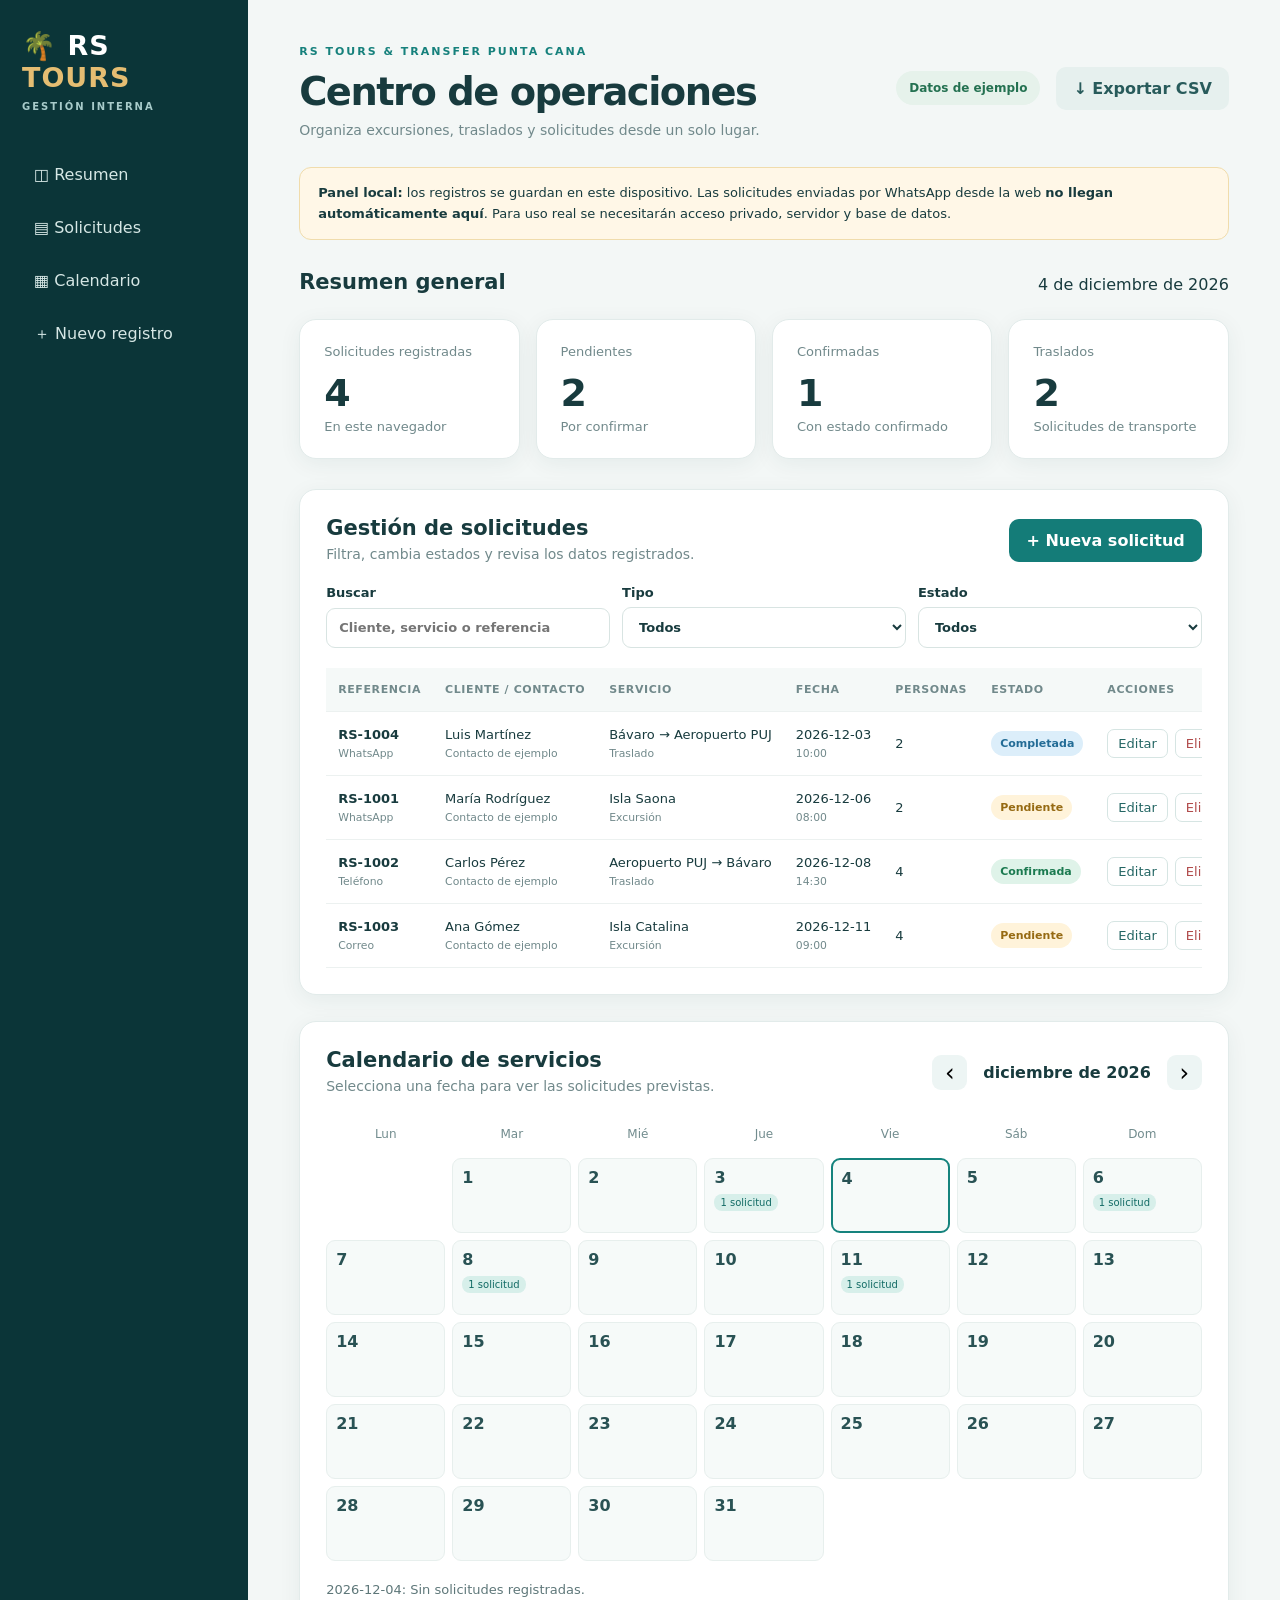
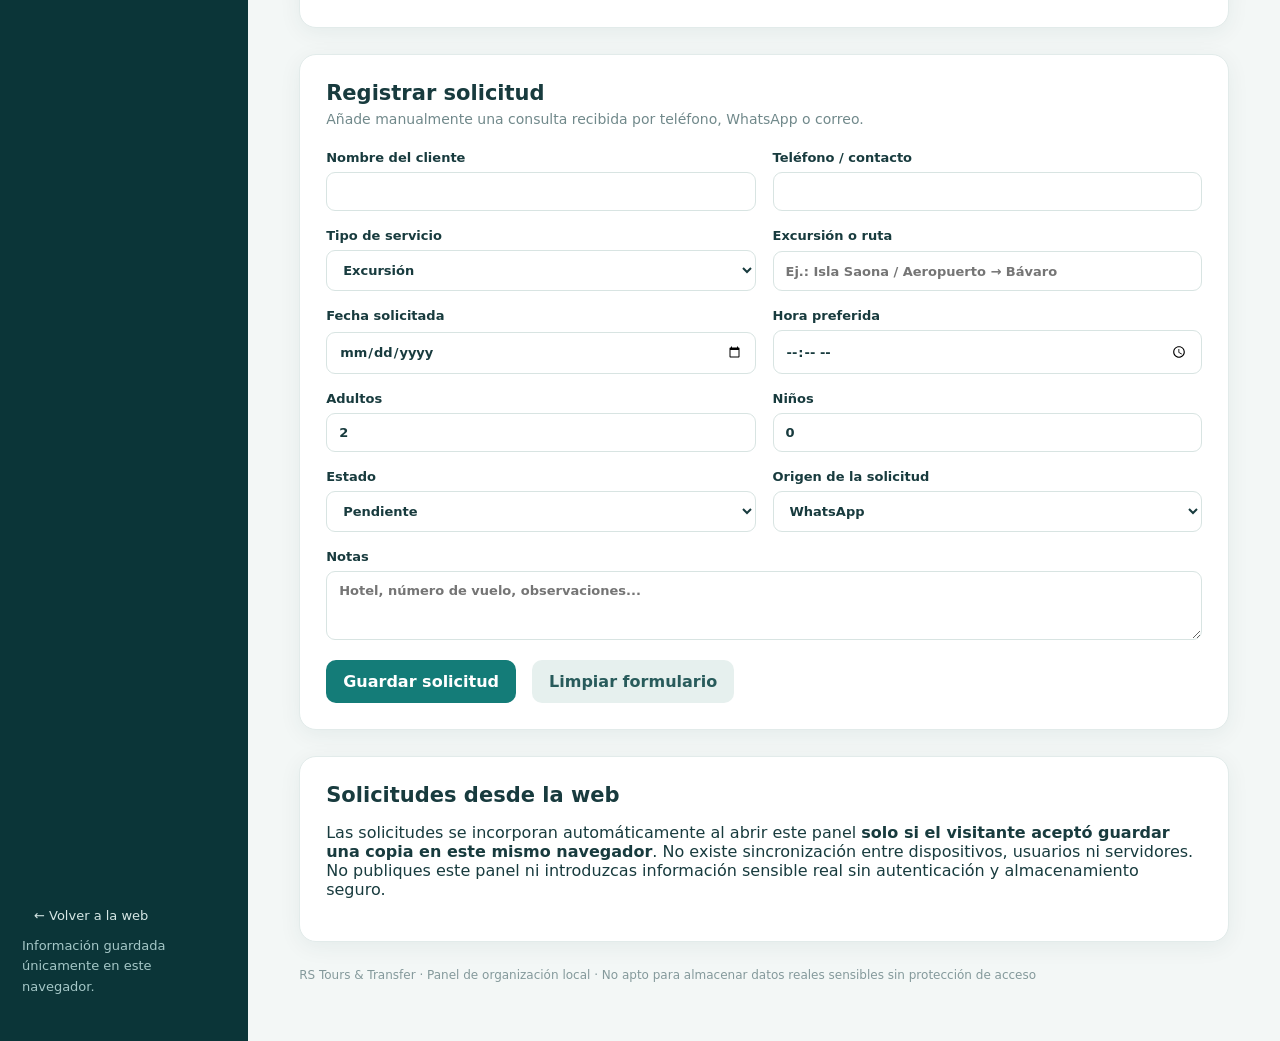
<file: admin.html>
<!doctype html><html lang="es"><head><meta charset="utf-8"><meta name="viewport" content="width=device-width,initial-scale=1"><meta name="robots" content="noindex,nofollow"><title>Panel de gestión | RS Tours</title><link rel="stylesheet" href="css/admin-v7.css"><script src="js/admin-v7.js" defer></script><link rel="stylesheet" href="css/phase12.css"></head><body><div class="shell"><aside class="sidebar"><a class="brand" href="index.html">🌴 RS <span>TOURS</span><small>GESTIÓN INTERNA</small></a><nav aria-label="Secciones"><a href="#resumen">◫ Resumen</a><a href="#reservas">▤ Solicitudes</a><a href="#calendario">▦ Calendario</a><a href="#registro">＋ Nuevo registro</a></nav><div class="side-bottom"><a href="index.html">← Volver a la web</a><p>Información guardada únicamente en este navegador.</p></div></aside><main><header class="topbar"><div><p class="eyebrow">RS TOURS & TRANSFER PUNTA CANA</p><h1>Centro de operaciones</h1><p class="muted">Organiza excursiones, traslados y solicitudes desde un solo lugar.</p></div><div class="header-actions"><span class="sample" id="dataMode">Datos de ejemplo</span><button id="exportBtn" class="btn secondary">↓ Exportar CSV</button></div></header><div class="notice" role="note"><strong>Panel local:</strong> los registros se guardan en este dispositivo. Las solicitudes enviadas por WhatsApp desde la web <strong>no llegan automáticamente aquí</strong>. Para uso real se necesitarán acceso privado, servidor y base de datos.</div><section id="resumen"><div class="section-heading"><h2>Resumen general</h2><span id="todayLabel"></span></div><div class="metrics"><article><span>Solicitudes registradas</span><strong id="metricTotal">0</strong><small>En este navegador</small></article><article><span>Pendientes</span><strong id="metricPending">0</strong><small>Por confirmar</small></article><article><span>Confirmadas</span><strong id="metricConfirmed">0</strong><small>Con estado confirmado</small></article><article><span>Traslados</span><strong id="metricTransfers">0</strong><small>Solicitudes de transporte</small></article></div></section><section id="reservas" class="panel"><div class="section-heading"><div><h2>Gestión de solicitudes</h2><p class="muted">Filtra, cambia estados y revisa los datos registrados.</p></div><button class="btn" id="addTop">+ Nueva solicitud</button></div><div class="filters"><label>Buscar<input id="search" type="search" placeholder="Cliente, servicio o referencia"></label><label>Tipo<select id="typeFilter"><option value="">Todos</option><option>Excursión</option><option>Traslado</option></select></label><label>Estado<select id="statusFilter"><option value="">Todos</option><option>Pendiente</option><option>Confirmada</option><option>Completada</option><option>Cancelada</option></select></label></div><div class="table-scroll"><table><thead><tr><th>Referencia</th><th>Cliente / contacto</th><th>Servicio</th><th>Fecha</th><th>Personas</th><th>Estado</th><th>Acciones</th></tr></thead><tbody id="requestRows"></tbody></table></div><p id="emptyState" class="empty" hidden>No hay solicitudes con esos filtros.</p></section><section id="calendario" class="panel"><div class="section-heading"><div><h2>Calendario de servicios</h2><p class="muted">Selecciona una fecha para ver las solicitudes previstas.</p></div><div class="calendar-nav"><button id="prevMonth" aria-label="Mes anterior">‹</button><strong id="monthTitle"></strong><button id="nextMonth" aria-label="Mes siguiente">›</button></div></div><div class="calendar" id="calendarGrid"></div><div class="day-details" id="dayDetails" aria-live="polite"></div></section><section id="registro" class="panel"><div class="section-heading"><div><h2 id="formTitle">Registrar solicitud</h2><p class="muted">Añade manualmente una consulta recibida por teléfono, WhatsApp o correo.</p></div></div><form id="requestForm"><input type="hidden" name="id"><div class="form-grid"><label>Nombre del cliente<input name="client" maxlength="100" required></label><label>Teléfono / contacto<input name="phone" maxlength="70" required></label><label>Tipo de servicio<select name="type" required><option>Excursión</option><option>Traslado</option></select></label><label>Excursión o ruta<input name="service" maxlength="140" placeholder="Ej.: Isla Saona / Aeropuerto → Bávaro" required></label><label>Fecha solicitada<input type="date" name="date" required></label><label>Hora preferida<input type="time" name="time"></label><label>Adultos<input type="number" name="adults" min="1" max="100" value="2" required></label><label>Niños<input type="number" name="children" min="0" max="100" value="0" required></label><label>Estado<select name="status"><option>Pendiente</option><option>Confirmada</option><option>Completada</option><option>Cancelada</option></select></label><label>Origen de la solicitud<select name="source"><option>WhatsApp</option><option>Teléfono</option><option>Correo</option><option>Otro</option></select></label><label class="wide">Notas<textarea name="notes" rows="3" maxlength="600" placeholder="Hotel, número de vuelo, observaciones..."></textarea></label></div><div class="form-actions"><button class="btn" type="submit">Guardar solicitud</button><button class="btn secondary" type="reset">Limpiar formulario</button><span id="saveMessage" role="status"></span></div></form></section><section class="panel"><h2>Solicitudes desde la web</h2><p>Las solicitudes se incorporan automáticamente al abrir este panel <strong>solo si el visitante aceptó guardar una copia en este mismo navegador</strong>. No existe sincronización entre dispositivos, usuarios ni servidores. No publiques este panel ni introduzcas información sensible real sin autenticación y almacenamiento seguro.</p></section><footer>RS Tours & Transfer · Panel de organización local · No apto para almacenar datos reales sensibles sin protección de acceso</footer></main></div></body></html>
</file>
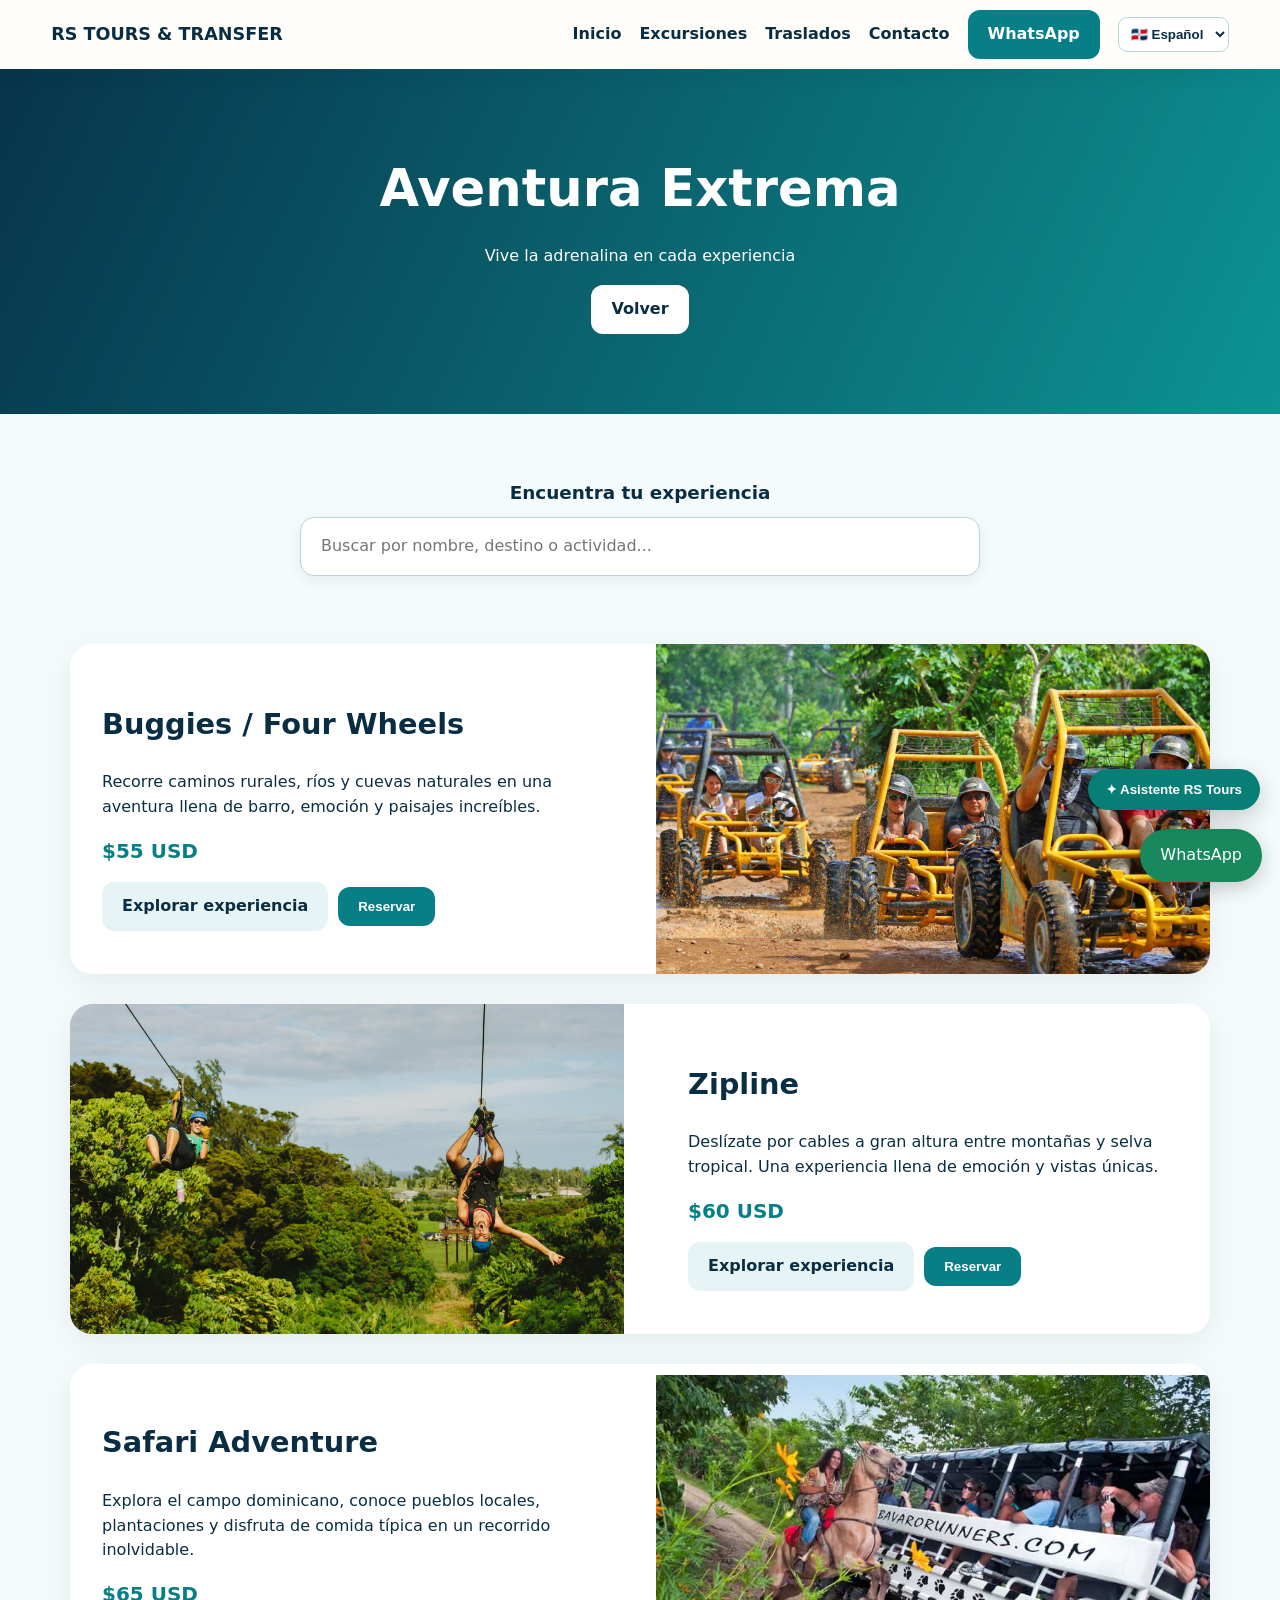
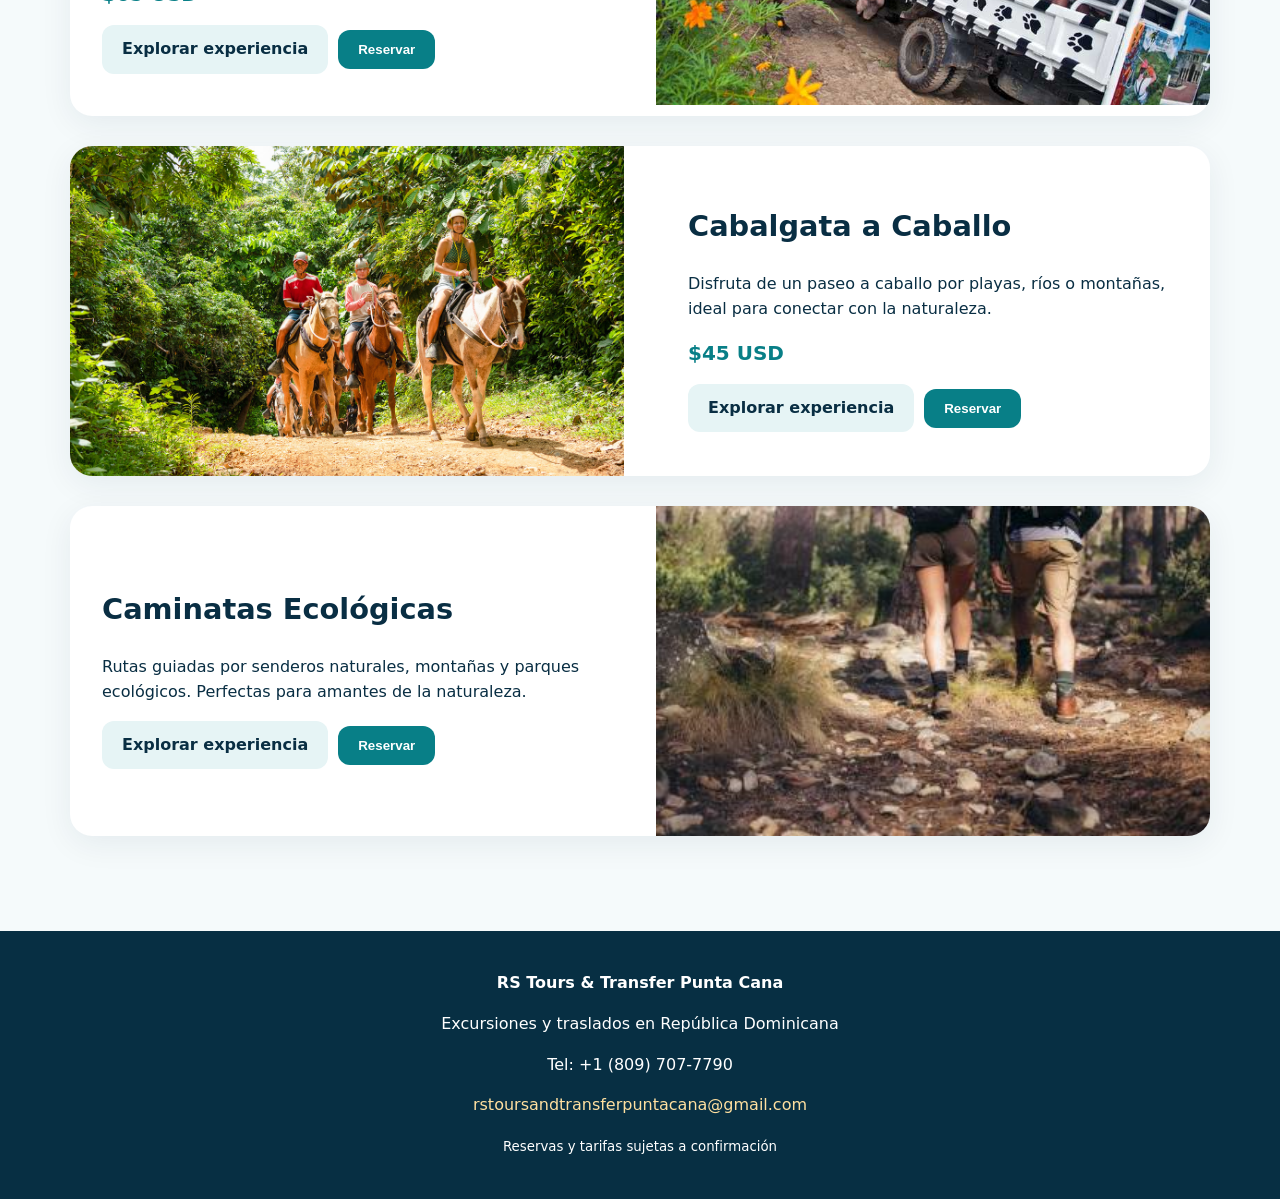
<file: aventura.html>
<!DOCTYPE html>

<html lang="es">
<head>
<meta charset="utf-8"/>
<title>Aventura Extrema | Rs Tours</title>
<meta content="Excursiones y traslados turísticos en República Dominicana. Isla Saona, tours, aventuras, naturaleza y transporte privado." name="description"/>
<meta content="Rs Tours" name="author"/>
<meta content="width=device-width, initial-scale=1.0" name="viewport"/>
<link href="css/style.css" rel="stylesheet"/>
<script defer="" src="js/idiomas.js"></script><link href="css/phase12.css" rel="stylesheet"/><link href="css/phase13.css" rel="stylesheet"/><meta content="#075b56" name="theme-color"/><meta content="Aventura Extrema | Rs Tours" property="og:title"/><meta content="Excursiones y traslados turísticos en República Dominicana. Isla Saona, tours, aventuras, naturaleza y transporte privado." property="og:description"/><meta content="website" property="og:type"/><link href="css/phase15.css" rel="stylesheet"/><link href="css/phase18.css" rel="stylesheet"/></head>
<body><a class="rs18-skip" href="#contenido-principal">Saltar al contenido</a><nav class="site-nav"><a class="brand" href="index.html">RS TOURS &amp; TRANSFER</a><div class="links"><a href="index.html">Inicio</a><a href="index.html#excursiones">Excursiones</a><a href="traslados.html">Traslados</a><a href="index.html#contacto">Contacto</a><a class="btn" href="https://wa.me/18097077790" rel="noopener noreferrer" target="_blank">WhatsApp</a><label class="lang-wrap"><span class="sr-only">Idioma / Language</span><select aria-label="Idioma / Language" id="languageSelect"><option value="es">🇩🇴 Español</option><option value="en">🇺🇸 English</option></select></label></div></nav>
<header class="sub-hero">
<h1>Aventura Extrema</h1>
<p>Vive la adrenalina en cada experiencia</p>
<a class="btn" href="index.html">Volver</a>
</header>
<section class="lista-excursiones" id="contenido-principal"><div class="search-area"><label for="tourSearch">Encuentra tu experiencia</label><input autocomplete="off" id="tourSearch" placeholder="Buscar por nombre o descripción..." type="search"/><p aria-live="polite" id="searchStatus"></p></div>
<!-- 1 -->
<div class="exc-row">
<div class="exc-text">
<h2>Buggies / Four Wheels</h2>
<p>Recorre caminos rurales, ríos y cuevas naturales en una aventura llena de barro, emoción y paisajes increíbles.</p>
<span class="precio">$55 USD</span>
<a class="details-link" href="tour.html?id=aventura-1">Explorar experiencia</a><button class="reserve-btn" type="button">Reservar</button>
</div>
<div class="exc-img">
<img alt="Buggies" decoding="async" height="1125" loading="lazy" src="assets/img/buggies.jpg" width="1800"/>
</div>
</div>
<!-- 2 -->
<div class="exc-row reverse">
<div class="exc-text">
<h2>Zipline</h2>
<p>Deslízate por cables a gran altura entre montañas y selva tropical. Una experiencia llena de emoción y vistas únicas.</p>
<span class="precio">$60 USD</span>
<a class="details-link" href="tour.html?id=aventura-2">Explorar experiencia</a><button class="reserve-btn" type="button">Reservar</button>
</div>
<div class="exc-img">
<img alt="Zipline" decoding="async" height="1280" loading="lazy" src="assets/img/zipline.jpg" width="1920"/>
</div>
</div>
<!-- 3 -->
<div class="exc-row">
<div class="exc-text">
<h2>Safari Adventure</h2>
<p>Explora el campo dominicano, conoce pueblos locales, plantaciones y disfruta de comida típica en un recorrido inolvidable.</p>
<span class="precio">$65 USD</span>
<a class="details-link" href="tour.html?id=aventura-3">Explorar experiencia</a><button class="reserve-btn" type="button">Reservar</button>
</div>
<div class="exc-img">
<img alt="Safari Adventure" decoding="async" height="530" loading="lazy" src="assets/img/safari.jpg" width="798"/>
</div>
</div>
<!-- 4 -->
<div class="exc-row reverse">
<div class="exc-text">
<h2>Cabalgata a Caballo</h2>
<p>Disfruta de un paseo a caballo por playas, ríos o montañas, ideal para conectar con la naturaleza.</p>
<span class="precio">$45 USD</span>
<a class="details-link" href="tour.html?id=aventura-4">Explorar experiencia</a><button class="reserve-btn" type="button">Reservar</button>
</div>
<div class="exc-img">
<img alt="Cabalgata a Caballo" decoding="async" height="795" loading="lazy" src="assets/img/caballo.jpg" width="1200"/>
</div>
</div>
<!-- 5 -->
<div class="exc-row">
<div class="exc-text">
<h2>Caminatas Ecológicas</h2>
<p>Rutas guiadas por senderos naturales, montañas y parques ecológicos. Perfectas para amantes de la naturaleza.</p>
<a class="details-link" href="tour.html?id=aventura-5">Explorar experiencia</a><button class="reserve-btn" type="button">Reservar</button>
</div>
<div class="exc-img">
<img alt="Caminatas Ecológicas" decoding="async" height="240" loading="lazy" src="assets/img/caminata.jpg" width="375"/>
</div>
</div>
</section>
<div aria-labelledby="modalTitulo" aria-modal="true" class="modal" id="modal" role="dialog"><div class="modal-box"><button aria-label="Cerrar reserva" class="close" onclick="cerrarModal()" type="button">×</button><h2 id="modalTitulo">Reserva</h2><p class="notice">Envía tu solicitud y nuestro equipo confirmará disponibilidad, tarifa y detalles.</p><form class="booking-form" id="bookingForm"><label>Nombre completo<input autocomplete="name" maxlength="100" name="nombre" required=""/></label><div class="pair"><label>Fecha<input name="fecha" required="" type="date"/></label><label>Personas<input max="30" min="1" name="personas" required="" type="number" value="2"/></label></div><label>Teléfono o WhatsApp<input maxlength="30" name="telefono" required="" type="tel"/></label><label>Hotel / lugar de recogida<input maxlength="150" name="hotel" required=""/></label><label>Comentarios<textarea maxlength="400" name="comentarios" rows="2"></textarea></label><div class="booking-total" id="modalPrecio"></div><button type="submit">Solicitar por WhatsApp</button><button class="secondary" id="demoPay" type="button">Consultar métodos de pago</button><p aria-live="polite" id="demoMessage"></p></form></div></div><footer class="site-footer"><strong>RS Tours &amp; Transfer Punta Cana</strong><p>Excursiones y traslados en República Dominicana</p><p>Tel: +1 (809) 707-7790</p><p><a href="mailto:rstoursandtransferpuntacana@gmail.com">rstoursandtransferpuntacana@gmail.com</a></p><small>Reservas y tarifas sujetas a confirmación</small></footer><a class="floating-wa" href="https://wa.me/18097077790" rel="noopener noreferrer" target="_blank">WhatsApp</a><script src="js/booking-v4.js"></script><script src="js/reservas.js"></script><script src="js/animaciones.js"></script><script defer="" src="js/local-inbox-v8.js"></script><script defer="" src="js/tours-data.js"></script><script defer="" src="js/asistente-v9.js"></script><script defer="" src="js/phase12.js"></script><script defer="True" src="js/mobile-nav-v13.js"></script><script defer="True" src="js/phase13.js"></script><script defer="" src="js/phase15.js"></script><script defer="" src="js/phase18.js"></script></body>
</html>
</file>
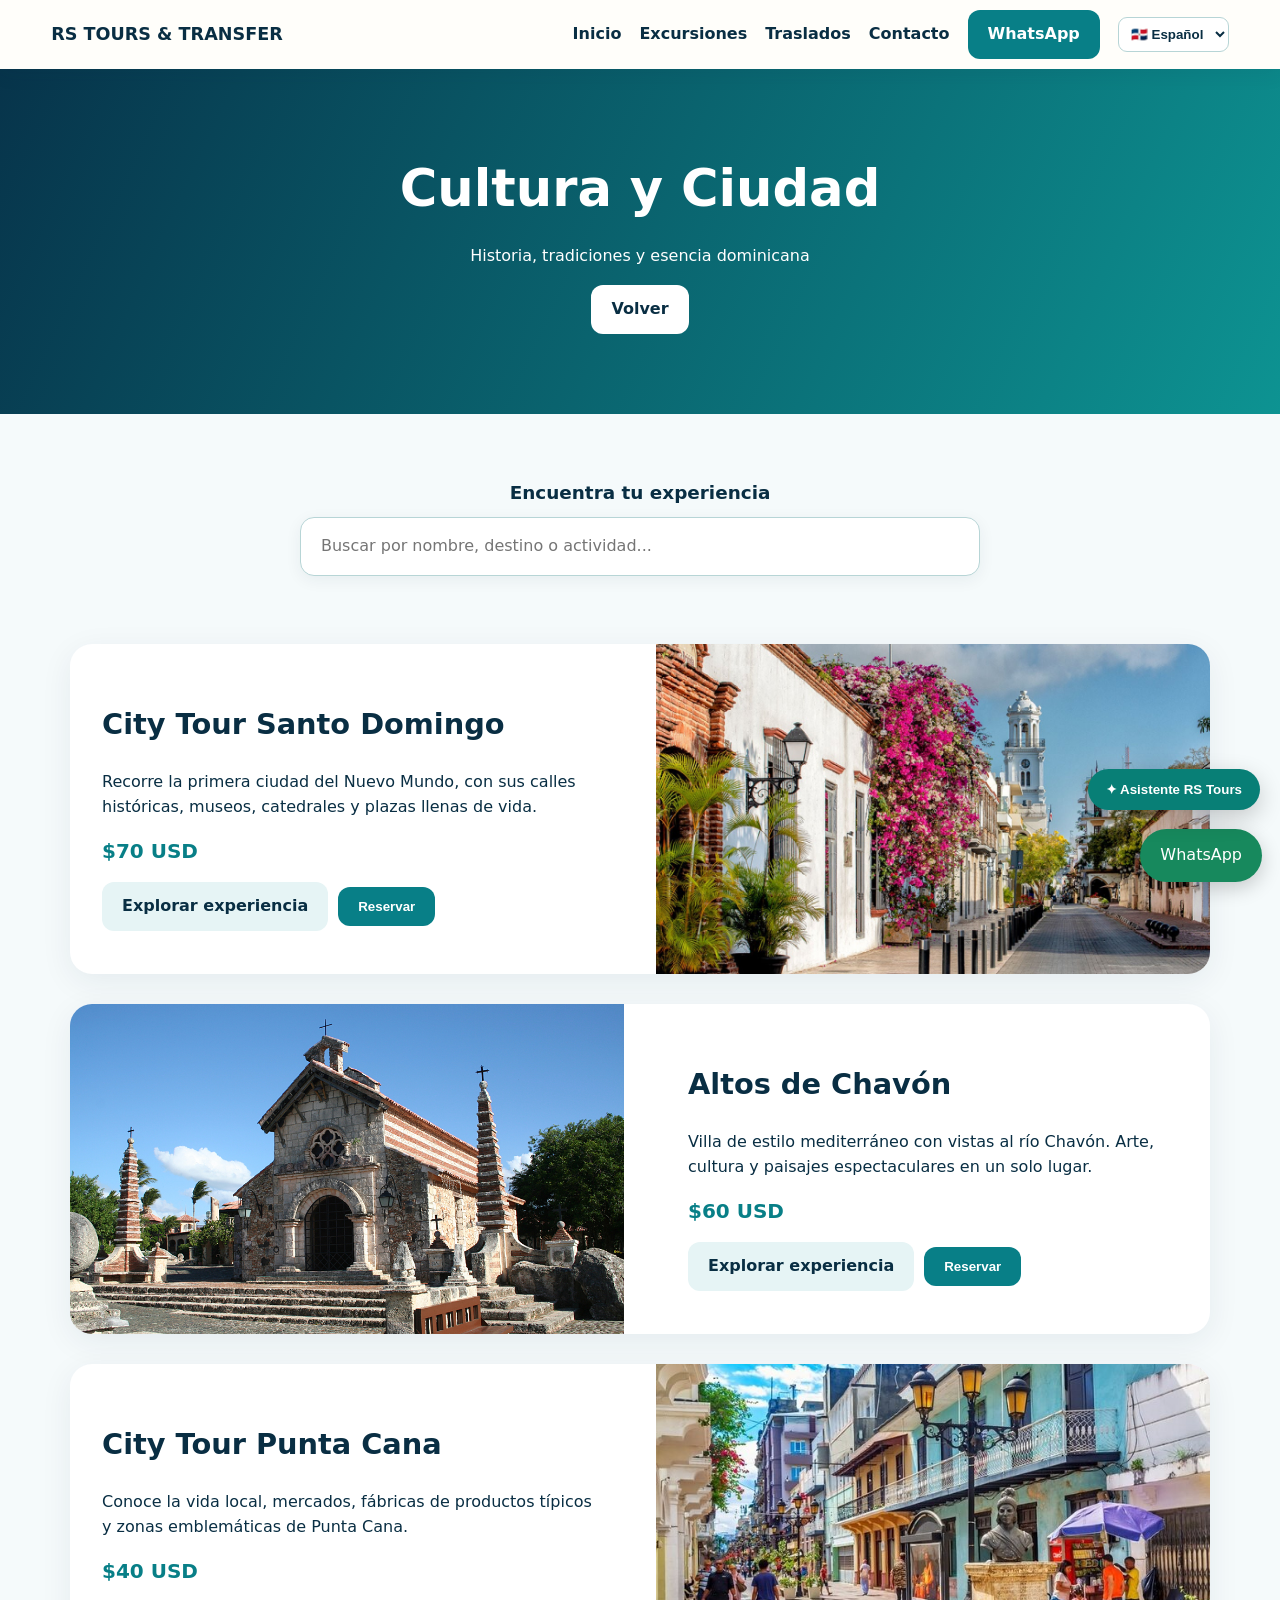
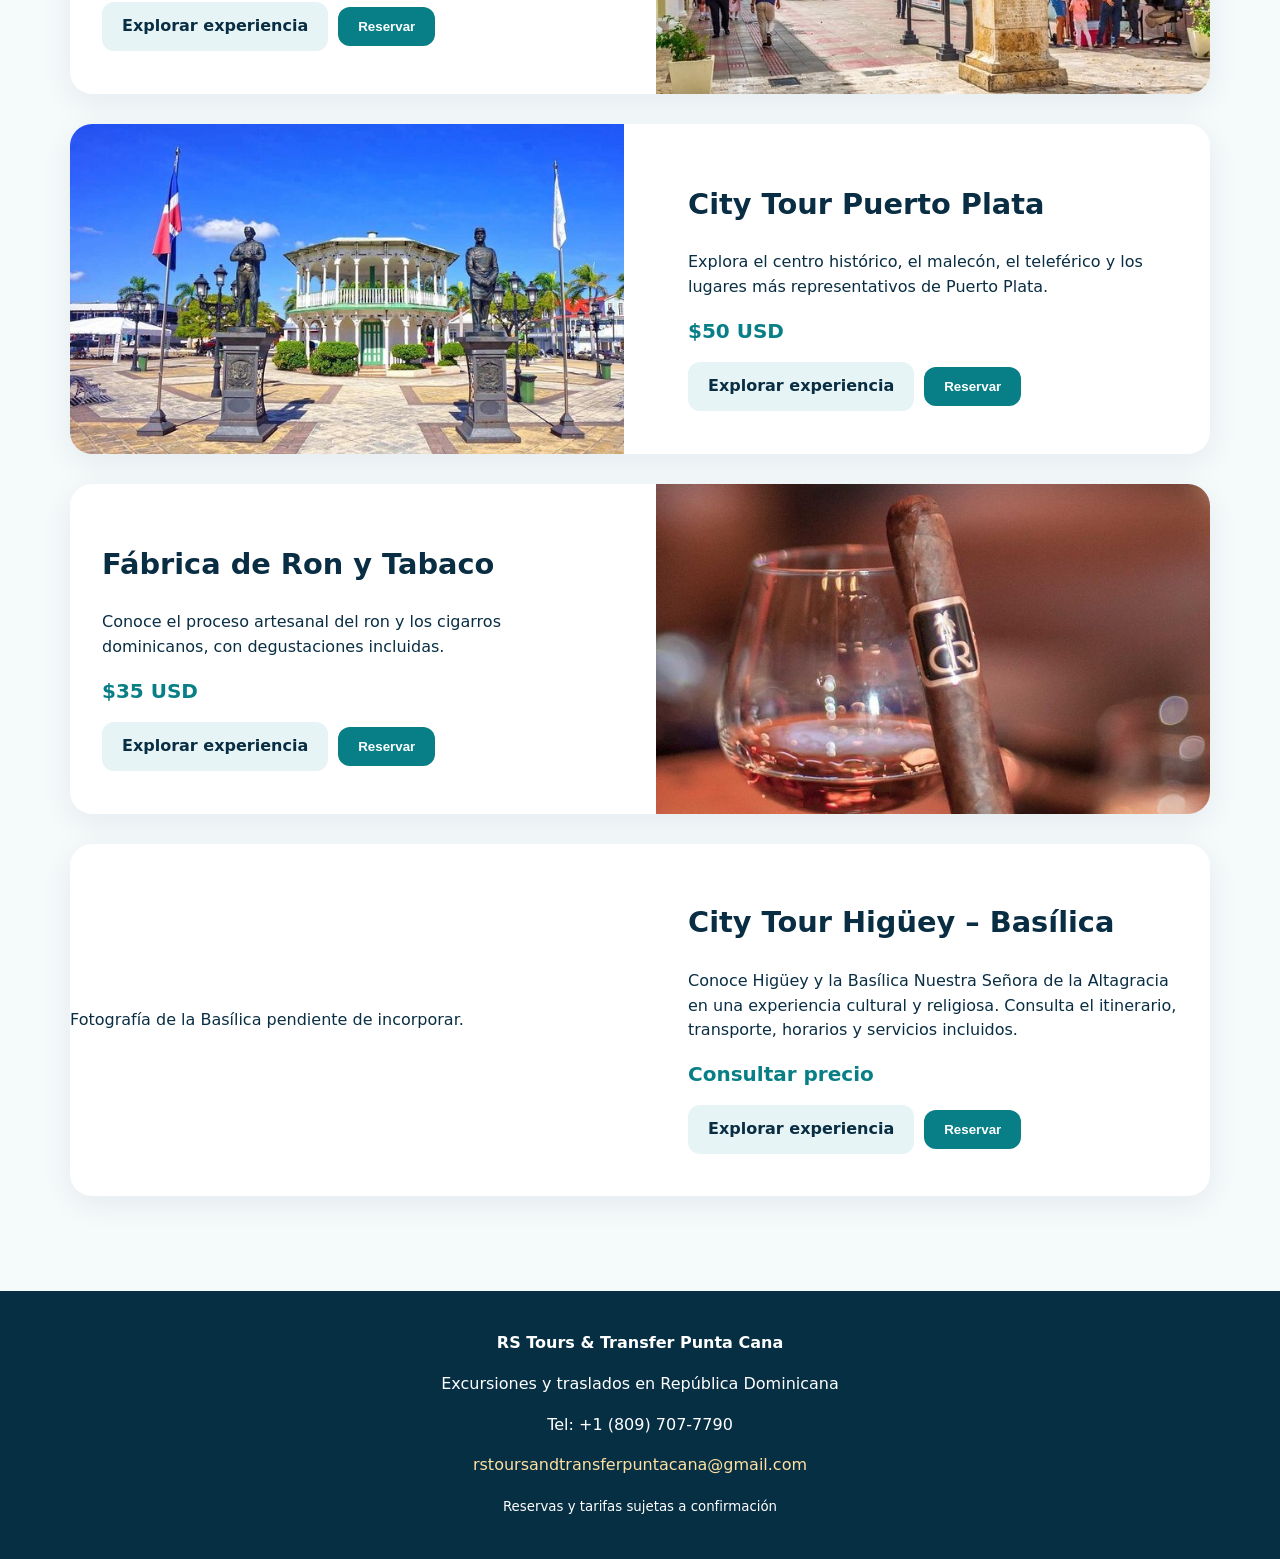
<file: cultura.html>
<!DOCTYPE html>

<html lang="es">
<head>
<meta charset="utf-8"/>
<title>Cultura y Ciudad | Rs Tours</title>
<meta content="Excursiones y traslados turísticos en República Dominicana. Isla Saona, tours, aventuras, naturaleza y transporte privado." name="description"/>
<meta content="Rs Tours" name="author"/>
<meta content="width=device-width, initial-scale=1.0" name="viewport"/>
<link href="css/style.css" rel="stylesheet"/>
<script defer="" src="js/idiomas.js"></script><link href="css/phase12.css" rel="stylesheet"/><link href="css/phase13.css" rel="stylesheet"/><meta content="#075b56" name="theme-color"/><meta content="Cultura y Ciudad | Rs Tours" property="og:title"/><meta content="Excursiones y traslados turísticos en República Dominicana. Isla Saona, tours, aventuras, naturaleza y transporte privado." property="og:description"/><meta content="website" property="og:type"/><link href="css/phase15.css" rel="stylesheet"/><link href="css/phase18.css" rel="stylesheet"/></head>
<body><a class="rs18-skip" href="#contenido-principal">Saltar al contenido</a><nav class="site-nav"><a class="brand" href="index.html">RS TOURS &amp; TRANSFER</a><div class="links"><a href="index.html">Inicio</a><a href="index.html#excursiones">Excursiones</a><a href="traslados.html">Traslados</a><a href="index.html#contacto">Contacto</a><a class="btn" href="https://wa.me/18097077790" rel="noopener noreferrer" target="_blank">WhatsApp</a><label class="lang-wrap"><span class="sr-only">Idioma / Language</span><select aria-label="Idioma / Language" id="languageSelect"><option value="es">🇩🇴 Español</option><option value="en">🇺🇸 English</option></select></label></div></nav>
<header class="sub-hero">
<h1>Cultura y Ciudad</h1>
<p>Historia, tradiciones y esencia dominicana</p>
<a class="btn" href="index.html">Volver</a>
</header>
<section class="lista-excursiones" id="contenido-principal"><div class="search-area"><label for="tourSearch">Encuentra tu experiencia</label><input autocomplete="off" id="tourSearch" placeholder="Buscar por nombre o descripción..." type="search"/><p aria-live="polite" id="searchStatus"></p></div>
<!-- 1 -->
<div class="exc-row">
<div class="exc-text">
<h2>City Tour Santo Domingo</h2>
<p>Recorre la primera ciudad del Nuevo Mundo, con sus calles históricas, museos, catedrales y plazas llenas de vida.</p>
<span class="precio">$70 USD</span>
<a class="details-link" href="tour.html?id=cultura-1">Explorar experiencia</a><button class="reserve-btn" type="button">Reservar</button>
</div>
<div class="exc-img">
<img alt="Zona Colonial" decoding="async" height="720" loading="lazy" src="assets/img/zona-colonial.jpg" width="1280"/>
</div>
</div>
<!-- 2 -->
<div class="exc-row reverse">
<div class="exc-text">
<h2>Altos de Chavón</h2>
<p>Villa de estilo mediterráneo con vistas al río Chavón. Arte, cultura y paisajes espectaculares en un solo lugar.</p>
<span class="precio">$60 USD</span>
<a class="details-link" href="tour.html?id=cultura-2">Explorar experiencia</a><button class="reserve-btn" type="button">Reservar</button>
</div>
<div class="exc-img">
<img alt="Altos de Chavón" decoding="async" height="683" loading="lazy" src="assets/img/chavon.jpg" width="1024"/>
</div>
</div>
<!-- 3 -->
<div class="exc-row">
<div class="exc-text">
<h2>City Tour Punta Cana</h2>
<p>Conoce la vida local, mercados, fábricas de productos típicos y zonas emblemáticas de Punta Cana.</p>
<span class="precio">$40 USD</span>
<a class="details-link" href="tour.html?id=cultura-3">Explorar experiencia</a><button class="reserve-btn" type="button">Reservar</button>
</div>
<div class="exc-img">
<img alt="City Tour Punta Cana" decoding="async" height="446" loading="lazy" src="assets/img/city-pc.jpg" width="669"/>
</div>
</div>
<!-- 4 -->
<div class="exc-row reverse">
<div class="exc-text">
<h2>City Tour Puerto Plata</h2>
<p>Explora el centro histórico, el malecón, el teleférico y los lugares más representativos de Puerto Plata.</p>
<span class="precio">$50 USD</span>
<a class="details-link" href="tour.html?id=cultura-4">Explorar experiencia</a><button class="reserve-btn" type="button">Reservar</button>
</div>
<div class="exc-img">
<img alt="City Tour Puerto Plata" decoding="async" height="446" loading="lazy" src="assets/img/city-pp.jpg" width="668"/>
</div>
</div>
<!-- 5 -->
<div class="exc-row">
<div class="exc-text">
<h2>Fábrica de Ron y Tabaco</h2>
<p>Conoce el proceso artesanal del ron y los cigarros dominicanos, con degustaciones incluidas.</p>
<span class="precio">$35 USD</span>
<a class="details-link" href="tour.html?id=cultura-5">Explorar experiencia</a><button class="reserve-btn" type="button">Reservar</button>
</div>
<div class="exc-img">
<img alt="Ron y Tabaco" decoding="async" height="446" loading="lazy" src="assets/img/ron-tabaco.jpg" width="669"/>
</div>
</div>
<div class="exc-row reverse"><div class="exc-text"><h2>City Tour Higüey – Basílica</h2><p>Conoce Higüey y la Basílica Nuestra Señora de la Altagracia en una experiencia cultural y religiosa. Consulta el itinerario, transporte, horarios y servicios incluidos.</p><span class="precio">Consultar precio</span><a class="details-link" href="tour.html?id=cultura-6">Explorar experiencia</a><button class="reserve-btn" type="button">Reservar</button></div><div class="exc-img"><p>Fotografía de la Basílica pendiente de incorporar.</p></div></div>
</section>
<div aria-labelledby="modalTitulo" aria-modal="true" class="modal" id="modal" role="dialog"><div class="modal-box"><button aria-label="Cerrar reserva" class="close" onclick="cerrarModal()" type="button">×</button><h2 id="modalTitulo">Reserva</h2><p class="notice">Envía tu solicitud y nuestro equipo confirmará disponibilidad, tarifa y detalles.</p><form class="booking-form" id="bookingForm"><label>Nombre completo<input autocomplete="name" maxlength="100" name="nombre" required=""/></label><div class="pair"><label>Fecha<input name="fecha" required="" type="date"/></label><label>Personas<input max="30" min="1" name="personas" required="" type="number" value="2"/></label></div><label>Teléfono o WhatsApp<input maxlength="30" name="telefono" required="" type="tel"/></label><label>Hotel / lugar de recogida<input maxlength="150" name="hotel" required=""/></label><label>Comentarios<textarea maxlength="400" name="comentarios" rows="2"></textarea></label><div class="booking-total" id="modalPrecio"></div><button type="submit">Solicitar por WhatsApp</button><button class="secondary" id="demoPay" type="button">Consultar métodos de pago</button><p aria-live="polite" id="demoMessage"></p></form></div></div><footer class="site-footer"><strong>RS Tours &amp; Transfer Punta Cana</strong><p>Excursiones y traslados en República Dominicana</p><p>Tel: +1 (809) 707-7790</p><p><a href="mailto:rstoursandtransferpuntacana@gmail.com">rstoursandtransferpuntacana@gmail.com</a></p><small>Reservas y tarifas sujetas a confirmación</small></footer><a class="floating-wa" href="https://wa.me/18097077790" rel="noopener noreferrer" target="_blank">WhatsApp</a><script src="js/booking-v4.js"></script><script src="js/reservas.js"></script><script src="js/animaciones.js"></script><script defer="" src="js/local-inbox-v8.js"></script><script defer="" src="js/tours-data.js"></script><script defer="" src="js/asistente-v9.js"></script><script defer="" src="js/phase12.js"></script><script defer="True" src="js/mobile-nav-v13.js"></script><script defer="True" src="js/phase13.js"></script><script defer="" src="js/phase15.js"></script><script defer="" src="js/phase18.js"></script></body>
</html>
</file>
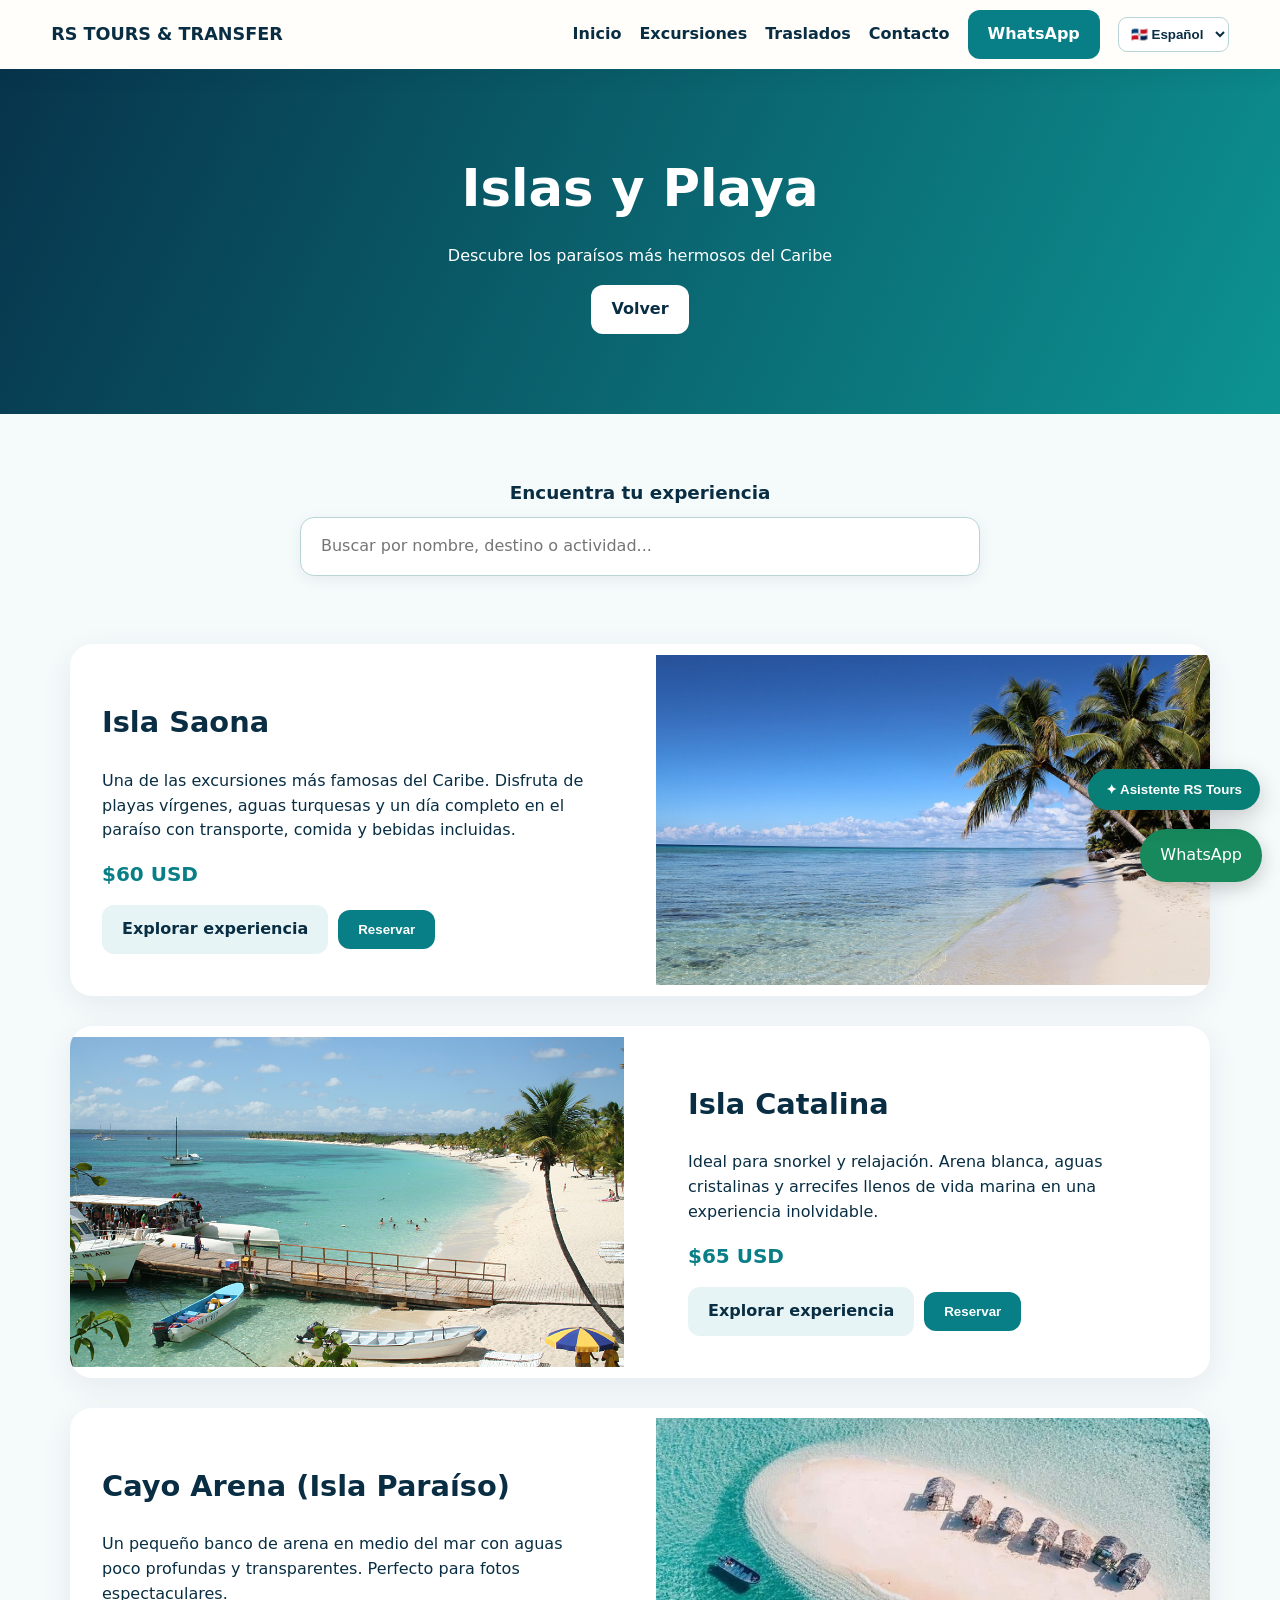
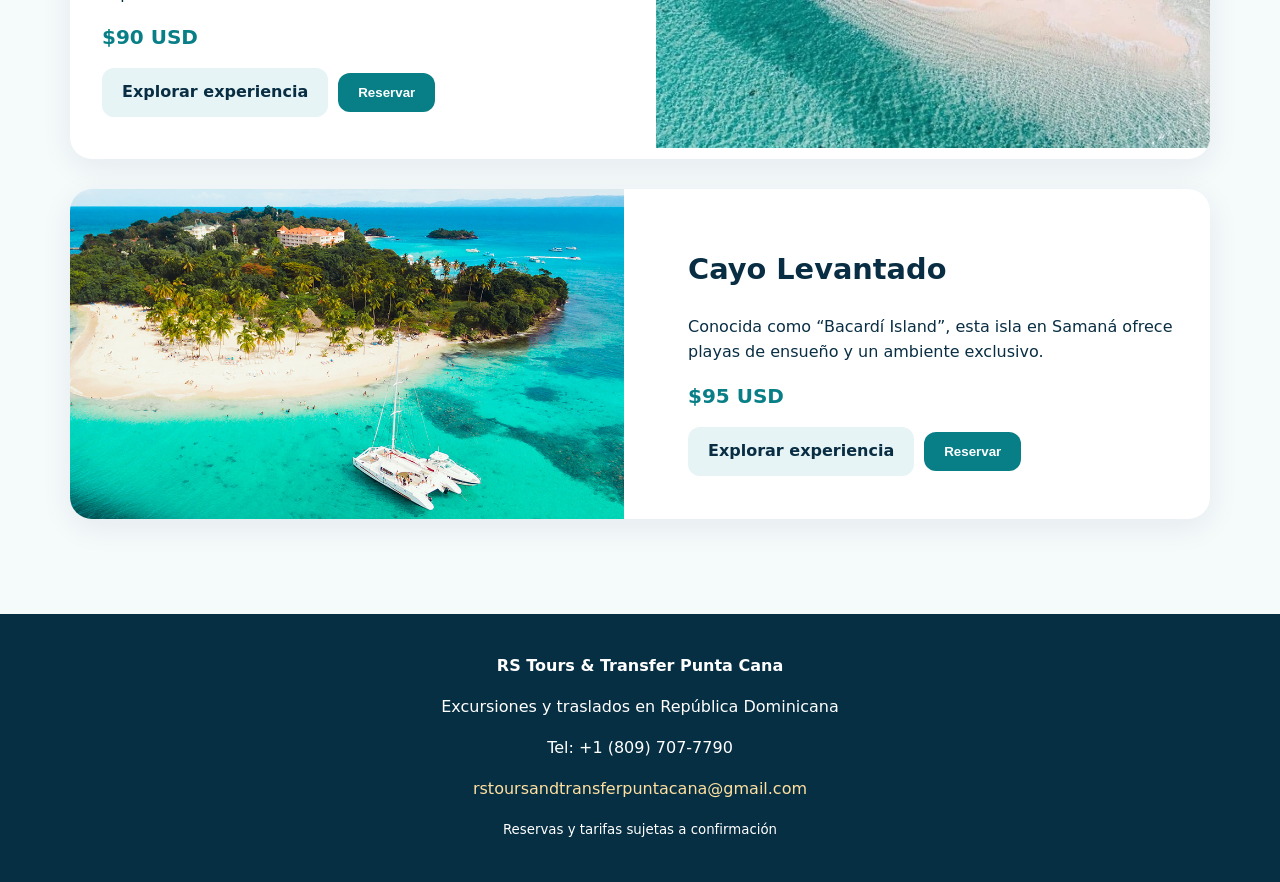
<file: islas.html>
<!DOCTYPE html>

<html lang="es">
<head>
<meta charset="utf-8"/>
<title>Islas y Playa | Rs Tours</title>
<meta content="Excursiones y traslados turísticos en República Dominicana. Isla Saona, tours, aventuras, naturaleza y transporte privado." name="description"/>
<meta content="Rs Tours" name="author"/>
<meta content="width=device-width, initial-scale=1.0" name="viewport"/>
<link href="css/style.css" rel="stylesheet"/>
<script defer="" src="js/idiomas.js"></script><link href="css/phase12.css" rel="stylesheet"/><link href="css/phase13.css" rel="stylesheet"/><meta content="#075b56" name="theme-color"/><meta content="Islas y Playa | Rs Tours" property="og:title"/><meta content="Excursiones y traslados turísticos en República Dominicana. Isla Saona, tours, aventuras, naturaleza y transporte privado." property="og:description"/><meta content="website" property="og:type"/><link href="css/phase15.css" rel="stylesheet"/><link href="css/phase18.css" rel="stylesheet"/></head>
<body><a class="rs18-skip" href="#contenido-principal">Saltar al contenido</a><nav class="site-nav"><a class="brand" href="index.html">RS TOURS &amp; TRANSFER</a><div class="links"><a href="index.html">Inicio</a><a href="index.html#excursiones">Excursiones</a><a href="traslados.html">Traslados</a><a href="index.html#contacto">Contacto</a><a class="btn" href="https://wa.me/18097077790" rel="noopener noreferrer" target="_blank">WhatsApp</a><label class="lang-wrap"><span class="sr-only">Idioma / Language</span><select aria-label="Idioma / Language" id="languageSelect"><option value="es">🇩🇴 Español</option><option value="en">🇺🇸 English</option></select></label></div></nav>
<header class="sub-hero">
<h1>Islas y Playa</h1>
<p>Descubre los paraísos más hermosos del Caribe</p>
<a class="btn" href="index.html">Volver</a>
</header>
<section class="lista-excursiones" id="contenido-principal"><div class="search-area"><label for="tourSearch">Encuentra tu experiencia</label><input autocomplete="off" id="tourSearch" placeholder="Buscar por nombre o descripción..." type="search"/><p aria-live="polite" id="searchStatus"></p></div>
<!-- 1 -->
<div class="exc-row">
<div class="exc-text">
<h2>Isla Saona</h2>
<p>Una de las excursiones más famosas del Caribe. Disfruta de playas vírgenes, aguas turquesas y un día completo en el paraíso con transporte, comida y bebidas incluidas.</p>
<span class="precio">$60 USD</span>
<a class="details-link" href="tour.html?id=islas-1">Explorar experiencia</a><button class="reserve-btn" type="button">Reservar</button>
</div>
<div class="exc-img">
<img alt="Isla Saona" decoding="async" height="853" loading="lazy" src="assets/img/saona.jpg" width="1280"/>
</div>
</div>
<!-- 2 -->
<div class="exc-row reverse">
<div class="exc-text">
<h2>Isla Catalina</h2>
<p>Ideal para snorkel y relajación. Arena blanca, aguas cristalinas y arrecifes llenos de vida marina en una experiencia inolvidable.</p>
<span class="precio">$65 USD</span>
<a class="details-link" href="tour.html?id=islas-2">Explorar experiencia</a><button class="reserve-btn" type="button">Reservar</button>
</div>
<div class="exc-img">
<img alt="Isla Catalina" decoding="async" height="683" loading="lazy" src="assets/img/catalina.jpg" width="1024"/>
</div>
</div>
<!-- 3 -->
<div class="exc-row">
<div class="exc-text">
<h2>Cayo Arena (Isla Paraíso)</h2>
<p>Un pequeño banco de arena en medio del mar con aguas poco profundas y transparentes. Perfecto para fotos espectaculares.</p>
<span class="precio">$90 USD</span>
<a class="details-link" href="tour.html?id=islas-3">Explorar experiencia</a><button class="reserve-btn" type="button">Reservar</button>
</div>
<div class="exc-img">
<img alt="Cayo Arena" decoding="async" height="751" loading="lazy" src="assets/img/cayo-arena.jpg" width="1024"/>
</div>
</div>
<!-- 4 -->
<div class="exc-row reverse">
<div class="exc-text">
<h2>Cayo Levantado</h2>
<p>Conocida como “Bacardí Island”, esta isla en Samaná ofrece playas de ensueño y un ambiente exclusivo.</p>
<span class="precio">$95 USD</span>
<a class="details-link" href="tour.html?id=islas-4">Explorar experiencia</a><button class="reserve-btn" type="button">Reservar</button>
</div>
<div class="exc-img">
<img alt="Cayo Levantado" decoding="async" height="600" loading="lazy" src="assets/img/cayo-levantado.jpg" width="1376"/>
</div>
</div>
</section>
<div aria-labelledby="modalTitulo" aria-modal="true" class="modal" id="modal" role="dialog"><div class="modal-box"><button aria-label="Cerrar reserva" class="close" onclick="cerrarModal()" type="button">×</button><h2 id="modalTitulo">Reserva</h2><p class="notice">Envía tu solicitud y nuestro equipo confirmará disponibilidad, tarifa y detalles.</p><form class="booking-form" id="bookingForm"><label>Nombre completo<input autocomplete="name" maxlength="100" name="nombre" required=""/></label><div class="pair"><label>Fecha<input name="fecha" required="" type="date"/></label><label>Personas<input max="30" min="1" name="personas" required="" type="number" value="2"/></label></div><label>Teléfono o WhatsApp<input maxlength="30" name="telefono" required="" type="tel"/></label><label>Hotel / lugar de recogida<input maxlength="150" name="hotel" required=""/></label><label>Comentarios<textarea maxlength="400" name="comentarios" rows="2"></textarea></label><div class="booking-total" id="modalPrecio"></div><button type="submit">Solicitar por WhatsApp</button><button class="secondary" id="demoPay" type="button">Consultar métodos de pago</button><p aria-live="polite" id="demoMessage"></p></form></div></div><footer class="site-footer"><strong>RS Tours &amp; Transfer Punta Cana</strong><p>Excursiones y traslados en República Dominicana</p><p>Tel: +1 (809) 707-7790</p><p><a href="mailto:rstoursandtransferpuntacana@gmail.com">rstoursandtransferpuntacana@gmail.com</a></p><small>Reservas y tarifas sujetas a confirmación</small></footer><a class="floating-wa" href="https://wa.me/18097077790" rel="noopener noreferrer" target="_blank">WhatsApp</a><script src="js/booking-v4.js"></script><script src="js/reservas.js"></script><script src="js/animaciones.js"></script><script defer="" src="js/local-inbox-v8.js"></script><script defer="" src="js/tours-data.js"></script><script defer="" src="js/asistente-v9.js"></script><script defer="" src="js/phase12.js"></script><script defer="True" src="js/mobile-nav-v13.js"></script><script defer="True" src="js/phase13.js"></script><script defer="" src="js/phase15.js"></script><script defer="" src="js/phase18.js"></script></body>
</html>
</file>
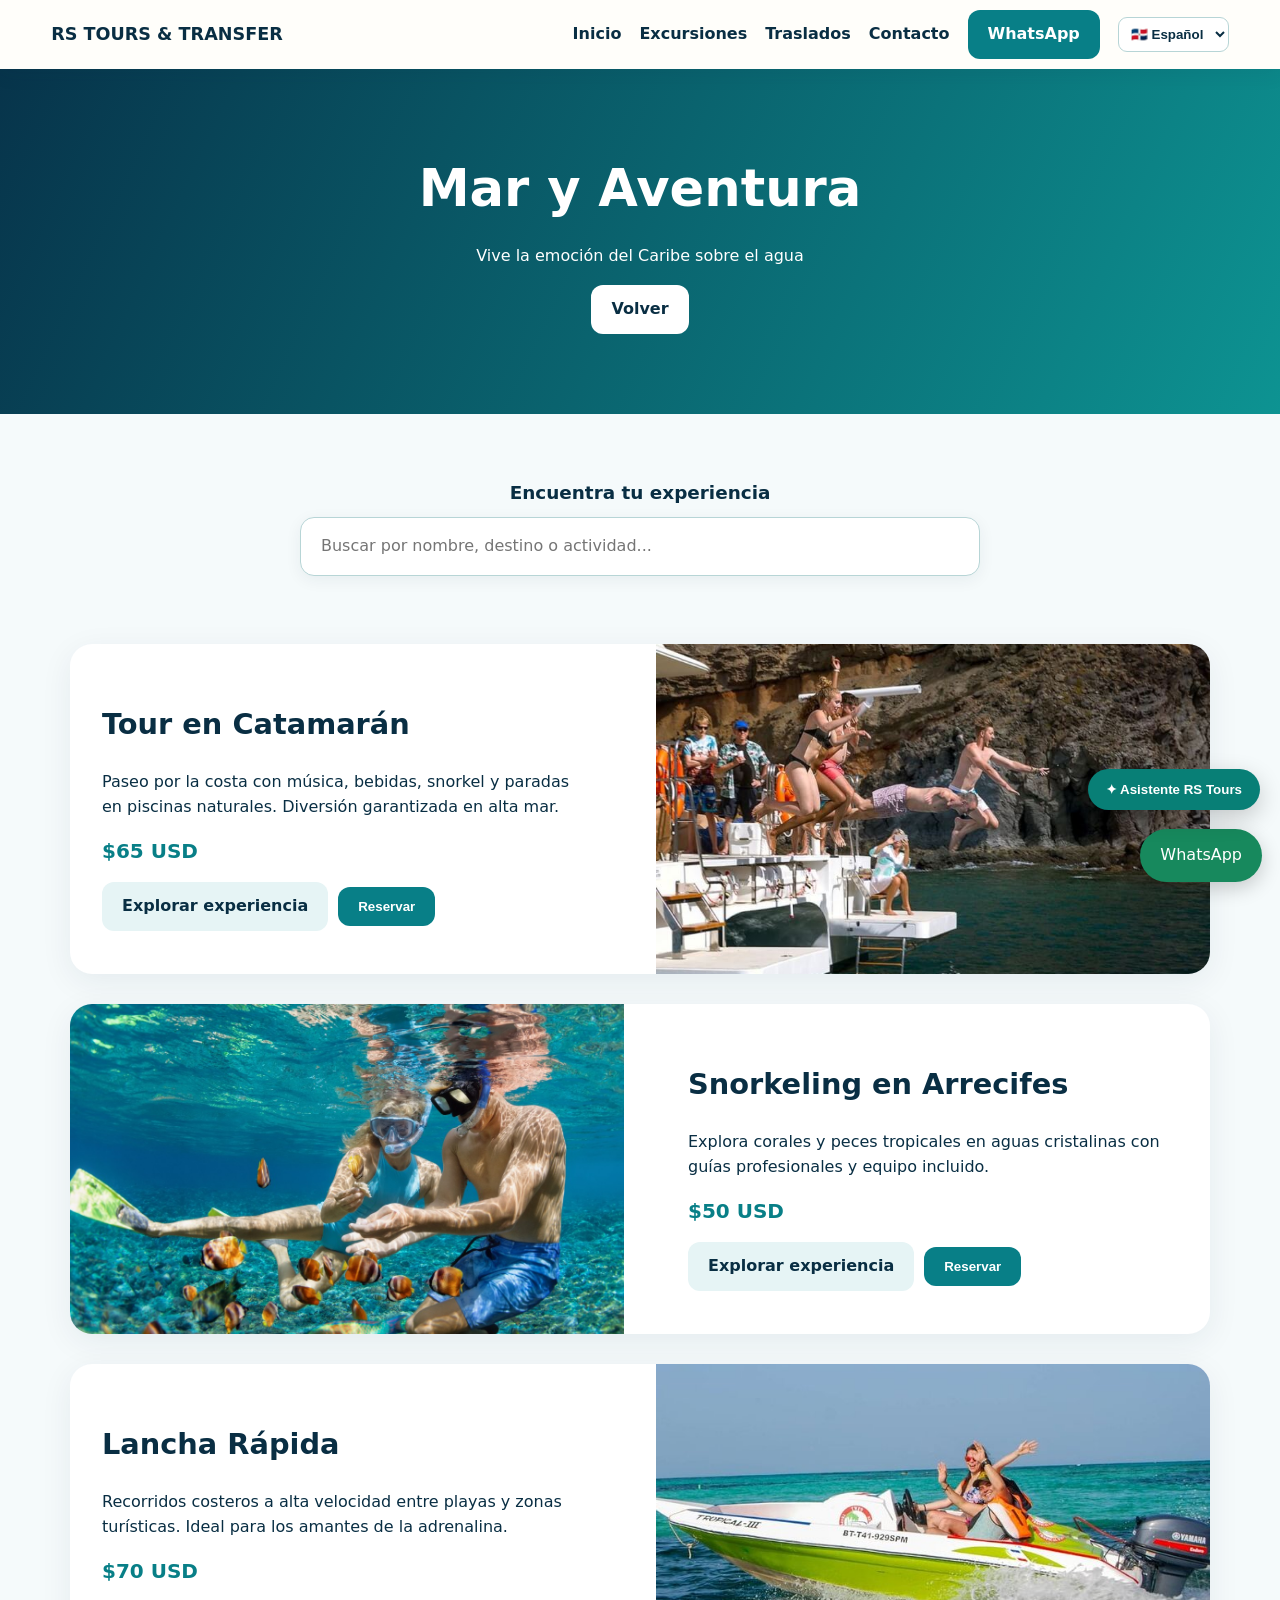
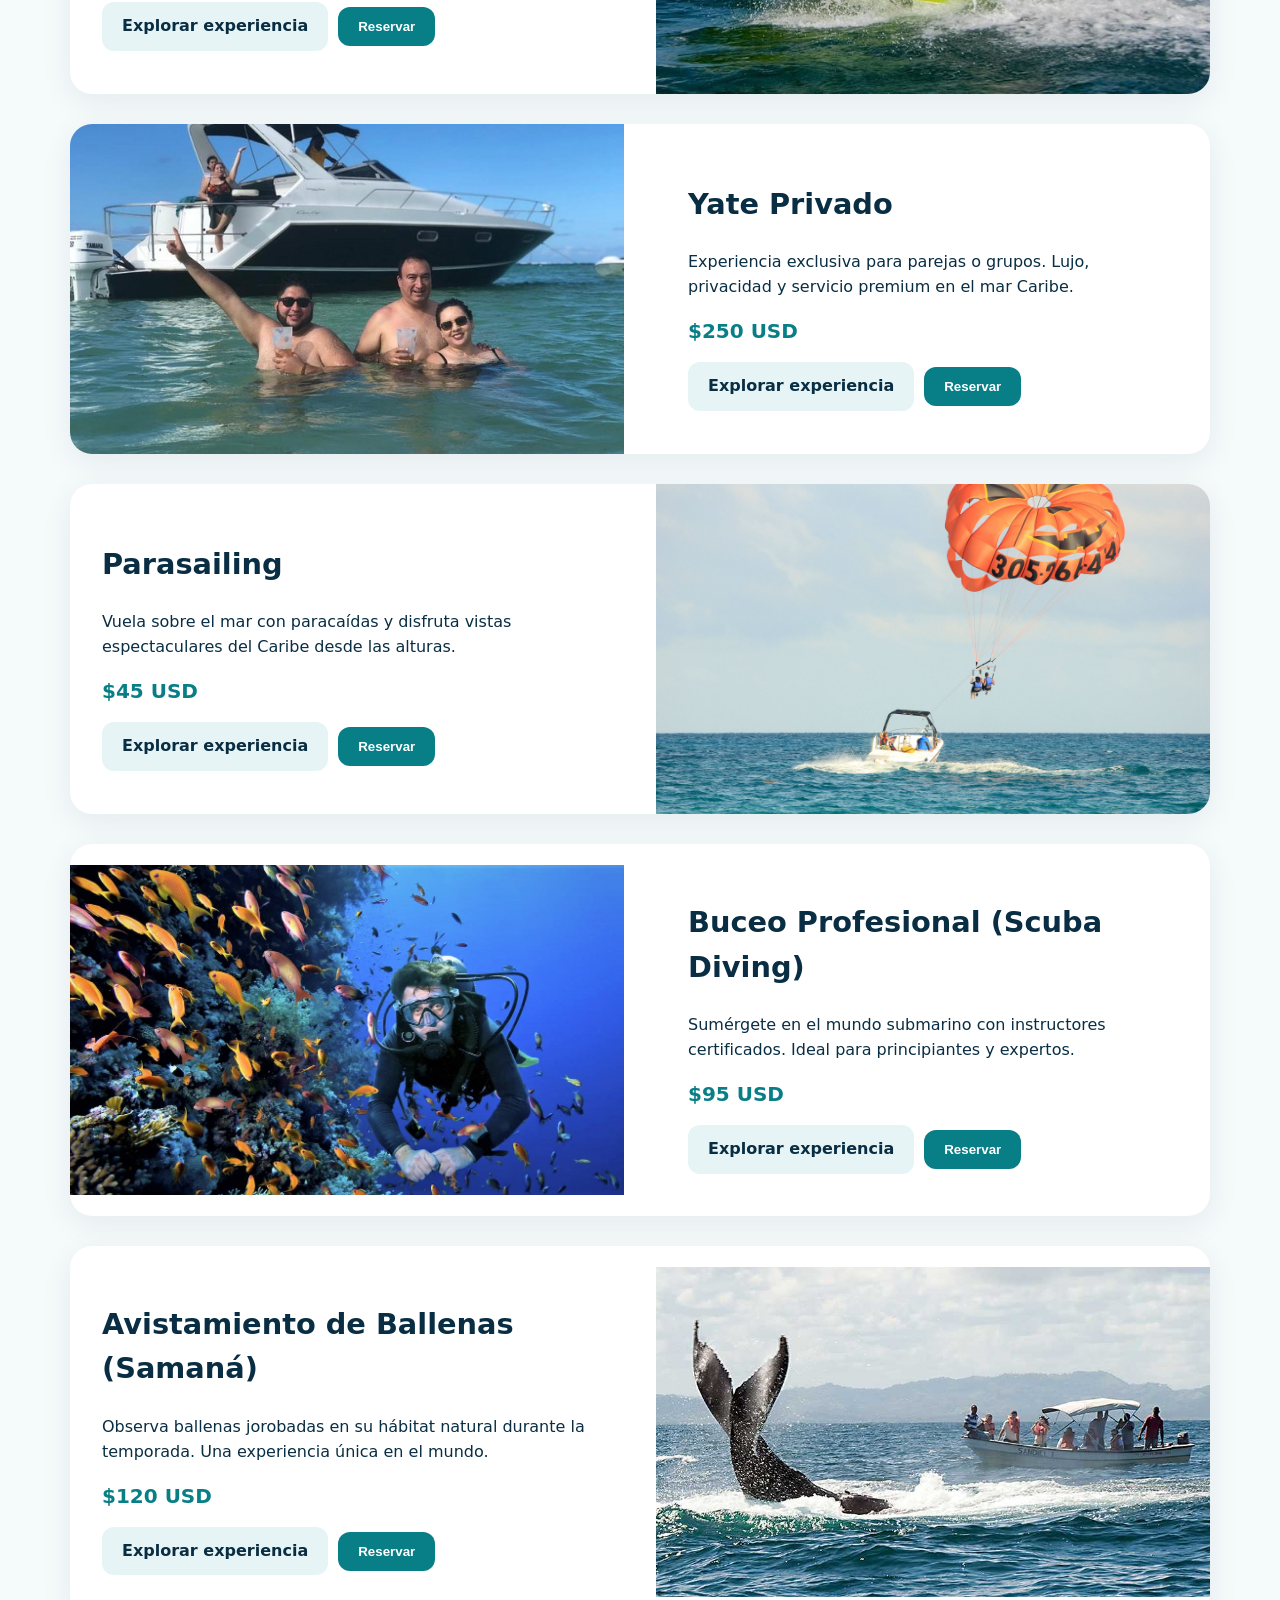
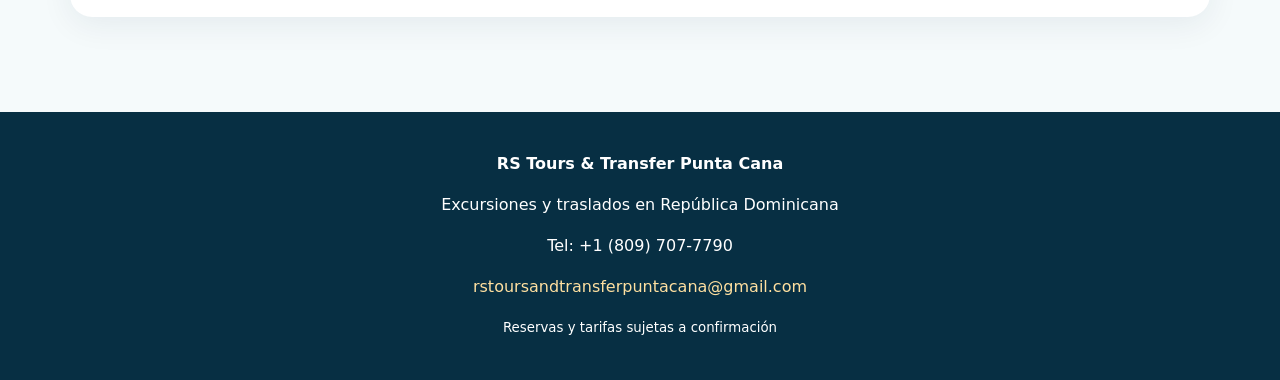
<file: mar.html>
<!DOCTYPE html>

<html lang="es">
<head>
<meta charset="utf-8"/>
<title>Mar y Aventura</title>
<meta content="width=device-width, initial-scale=1.0" name="viewport"/>
<link href="css/style.css" rel="stylesheet"/>
<script defer="" src="js/idiomas.js"></script><link href="css/phase12.css" rel="stylesheet"/><link href="css/phase13.css" rel="stylesheet"/><meta content="#075b56" name="theme-color"/><meta content="Mar y Aventura" property="og:title"/><meta content="Excursiones y traslados turísticos en Punta Cana" property="og:description"/><meta content="website" property="og:type"/><link href="css/phase15.css" rel="stylesheet"/><link href="css/phase18.css" rel="stylesheet"/></head>
<body><a class="rs18-skip" href="#contenido-principal">Saltar al contenido</a><nav class="site-nav"><a class="brand" href="index.html">RS TOURS &amp; TRANSFER</a><div class="links"><a href="index.html">Inicio</a><a href="index.html#excursiones">Excursiones</a><a href="traslados.html">Traslados</a><a href="index.html#contacto">Contacto</a><a class="btn" href="https://wa.me/18097077790" rel="noopener noreferrer" target="_blank">WhatsApp</a><label class="lang-wrap"><span class="sr-only">Idioma / Language</span><select aria-label="Idioma / Language" id="languageSelect"><option value="es">🇩🇴 Español</option><option value="en">🇺🇸 English</option></select></label></div></nav>
<header class="sub-hero">
<h1>Mar y Aventura</h1>
<p>Vive la emoción del Caribe sobre el agua</p>
<a class="btn" href="index.html">Volver</a>
</header>
<section class="lista-excursiones" id="contenido-principal"><div class="search-area"><label for="tourSearch">Encuentra tu experiencia</label><input autocomplete="off" id="tourSearch" placeholder="Buscar por nombre o descripción..." type="search"/><p aria-live="polite" id="searchStatus"></p></div>
<!-- 1 -->
<div class="exc-row">
<div class="exc-text">
<h2>Tour en Catamarán</h2>
<p>Paseo por la costa con música, bebidas, snorkel y paradas en piscinas naturales. Diversión garantizada en alta mar.</p>
<span class="precio">$65 USD</span>
<a class="details-link" href="tour.html?id=mar-1">Explorar experiencia</a><button class="reserve-btn" type="button">Reservar</button>
</div>
<div class="exc-img">
<img alt="Tour en Catamarán" decoding="async" height="566" loading="lazy" src="assets/img/catamaran.jpg" width="800"/>
</div>
</div>
<!-- 2 -->
<div class="exc-row reverse">
<div class="exc-text">
<h2>Snorkeling en Arrecifes</h2>
<p>Explora corales y peces tropicales en aguas cristalinas con guías profesionales y equipo incluido.</p>
<span class="precio">$50 USD</span>
<a class="details-link" href="tour.html?id=mar-2">Explorar experiencia</a><button class="reserve-btn" type="button">Reservar</button>
</div>
<div class="exc-img">
<img alt="Snorkeling" decoding="async" height="720" loading="lazy" src="assets/img/snorkel.jpg" width="1200"/>
</div>
</div>
<!-- 3 -->
<div class="exc-row">
<div class="exc-text">
<h2>Lancha Rápida</h2>
<p>Recorridos costeros a alta velocidad entre playas y zonas turísticas. Ideal para los amantes de la adrenalina.</p>
<span class="precio">$70 USD</span>
<a class="details-link" href="tour.html?id=mar-3">Explorar experiencia</a><button class="reserve-btn" type="button">Reservar</button>
</div>
<div class="exc-img">
<img alt="Lancha Rápida" decoding="async" height="446" loading="lazy" src="assets/img/lancha.jpg" width="669"/>
</div>
</div>
<!-- 4 -->
<div class="exc-row reverse">
<div class="exc-text">
<h2>Yate Privado</h2>
<p>Experiencia exclusiva para parejas o grupos. Lujo, privacidad y servicio premium en el mar Caribe.</p>
<span class="precio">$250 USD</span>
<a class="details-link" href="tour.html?id=mar-4">Explorar experiencia</a><button class="reserve-btn" type="button">Reservar</button>
</div>
<div class="exc-img">
<img alt="Yate Privado" decoding="async" height="446" loading="lazy" src="assets/img/yate.jpg" width="669"/>
</div>
</div>
<!-- 5 -->
<div class="exc-row">
<div class="exc-text">
<h2>Parasailing</h2>
<p>Vuela sobre el mar con paracaídas y disfruta vistas espectaculares del Caribe desde las alturas.</p>
<span class="precio">$45 USD</span>
<a class="details-link" href="tour.html?id=mar-5">Explorar experiencia</a><button class="reserve-btn" type="button">Reservar</button>
</div>
<div class="exc-img">
<img alt="Parasailing" decoding="async" height="1667" loading="lazy" src="assets/img/parasailing.jpg" width="2500"/>
</div>
</div>
<!-- 6 -->
<div class="exc-row reverse">
<div class="exc-text">
<h2>Buceo Profesional (Scuba Diving)</h2>
<p>Sumérgete en el mundo submarino con instructores certificados. Ideal para principiantes y expertos.</p>
<span class="precio">$95 USD</span>
<a class="details-link" href="tour.html?id=mar-6">Explorar experiencia</a><button class="reserve-btn" type="button">Reservar</button>
</div>
<div class="exc-img">
<img alt="Buceo" decoding="async" height="675" loading="lazy" src="assets/img/buceo.jpg" width="1200"/>
</div>
</div>
<!-- 7 -->
<div class="exc-row">
<div class="exc-text">
<h2>Avistamiento de Ballenas (Samaná)</h2>
<p>Observa ballenas jorobadas en su hábitat natural durante la temporada. Una experiencia única en el mundo.</p>
<span class="precio">$120 USD</span>
<a class="details-link" href="tour.html?id=mar-7">Explorar experiencia</a><button class="reserve-btn" type="button">Reservar</button>
</div>
<div class="exc-img">
<img alt="Ballenas en Samaná" decoding="async" height="566" loading="lazy" src="assets/img/ballenas.jpg" width="850"/>
</div>
</div>
</section>
<div aria-labelledby="modalTitulo" aria-modal="true" class="modal" id="modal" role="dialog"><div class="modal-box"><button aria-label="Cerrar reserva" class="close" onclick="cerrarModal()" type="button">×</button><h2 id="modalTitulo">Reserva</h2><p class="notice">Envía tu solicitud y nuestro equipo confirmará disponibilidad, tarifa y detalles.</p><form class="booking-form" id="bookingForm"><label>Nombre completo<input autocomplete="name" maxlength="100" name="nombre" required=""/></label><div class="pair"><label>Fecha<input name="fecha" required="" type="date"/></label><label>Personas<input max="30" min="1" name="personas" required="" type="number" value="2"/></label></div><label>Teléfono o WhatsApp<input maxlength="30" name="telefono" required="" type="tel"/></label><label>Hotel / lugar de recogida<input maxlength="150" name="hotel" required=""/></label><label>Comentarios<textarea maxlength="400" name="comentarios" rows="2"></textarea></label><div class="booking-total" id="modalPrecio"></div><button type="submit">Solicitar por WhatsApp</button><button class="secondary" id="demoPay" type="button">Consultar métodos de pago</button><p aria-live="polite" id="demoMessage"></p></form></div></div><footer class="site-footer"><strong>RS Tours &amp; Transfer Punta Cana</strong><p>Excursiones y traslados en República Dominicana</p><p>Tel: +1 (809) 707-7790</p><p><a href="mailto:rstoursandtransferpuntacana@gmail.com">rstoursandtransferpuntacana@gmail.com</a></p><small>Reservas y tarifas sujetas a confirmación</small></footer><a class="floating-wa" href="https://wa.me/18097077790" rel="noopener noreferrer" target="_blank">WhatsApp</a><script src="js/booking-v4.js"></script><script src="js/reservas.js"></script><script src="js/animaciones.js"></script><script defer="" src="js/local-inbox-v8.js"></script><script defer="" src="js/tours-data.js"></script><script defer="" src="js/asistente-v9.js"></script><script defer="" src="js/phase12.js"></script><script defer="True" src="js/mobile-nav-v13.js"></script><script defer="True" src="js/phase13.js"></script><script defer="" src="js/phase15.js"></script><script defer="" src="js/phase18.js"></script></body>
</html>
</file>
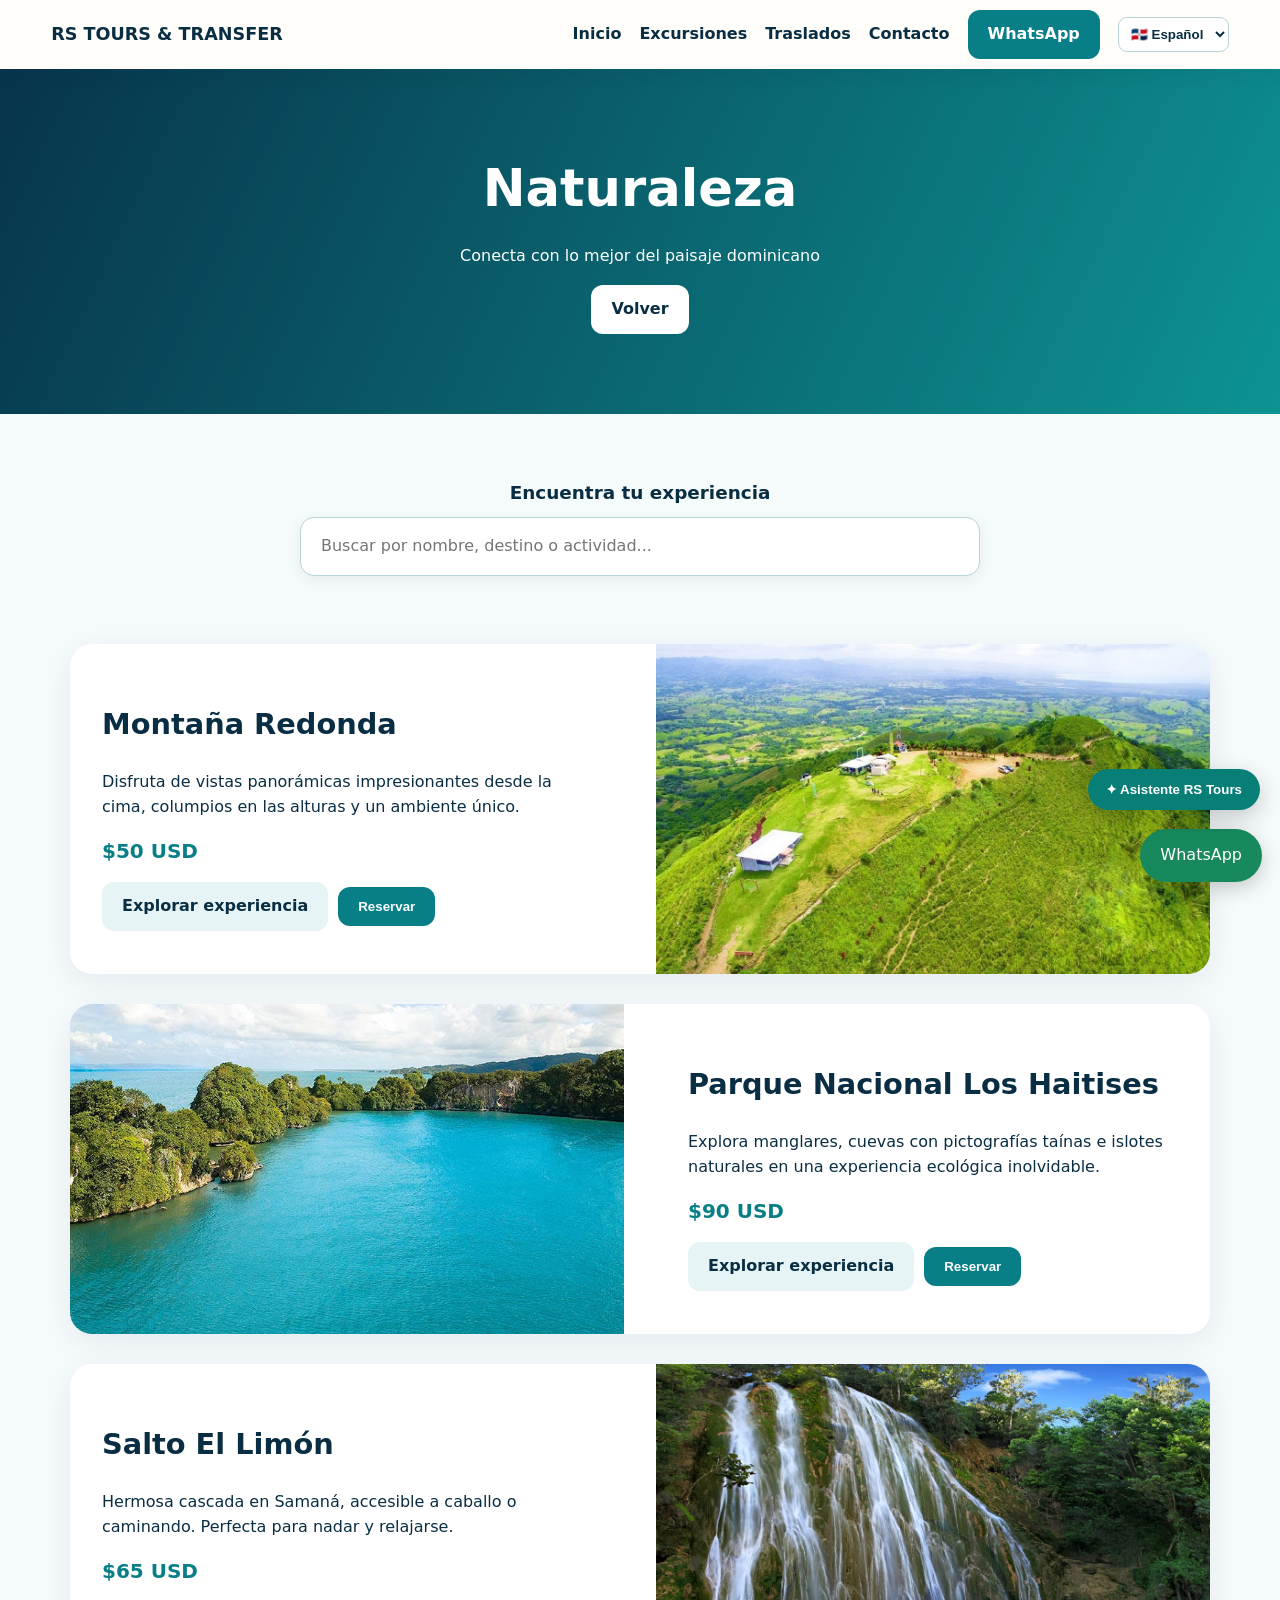
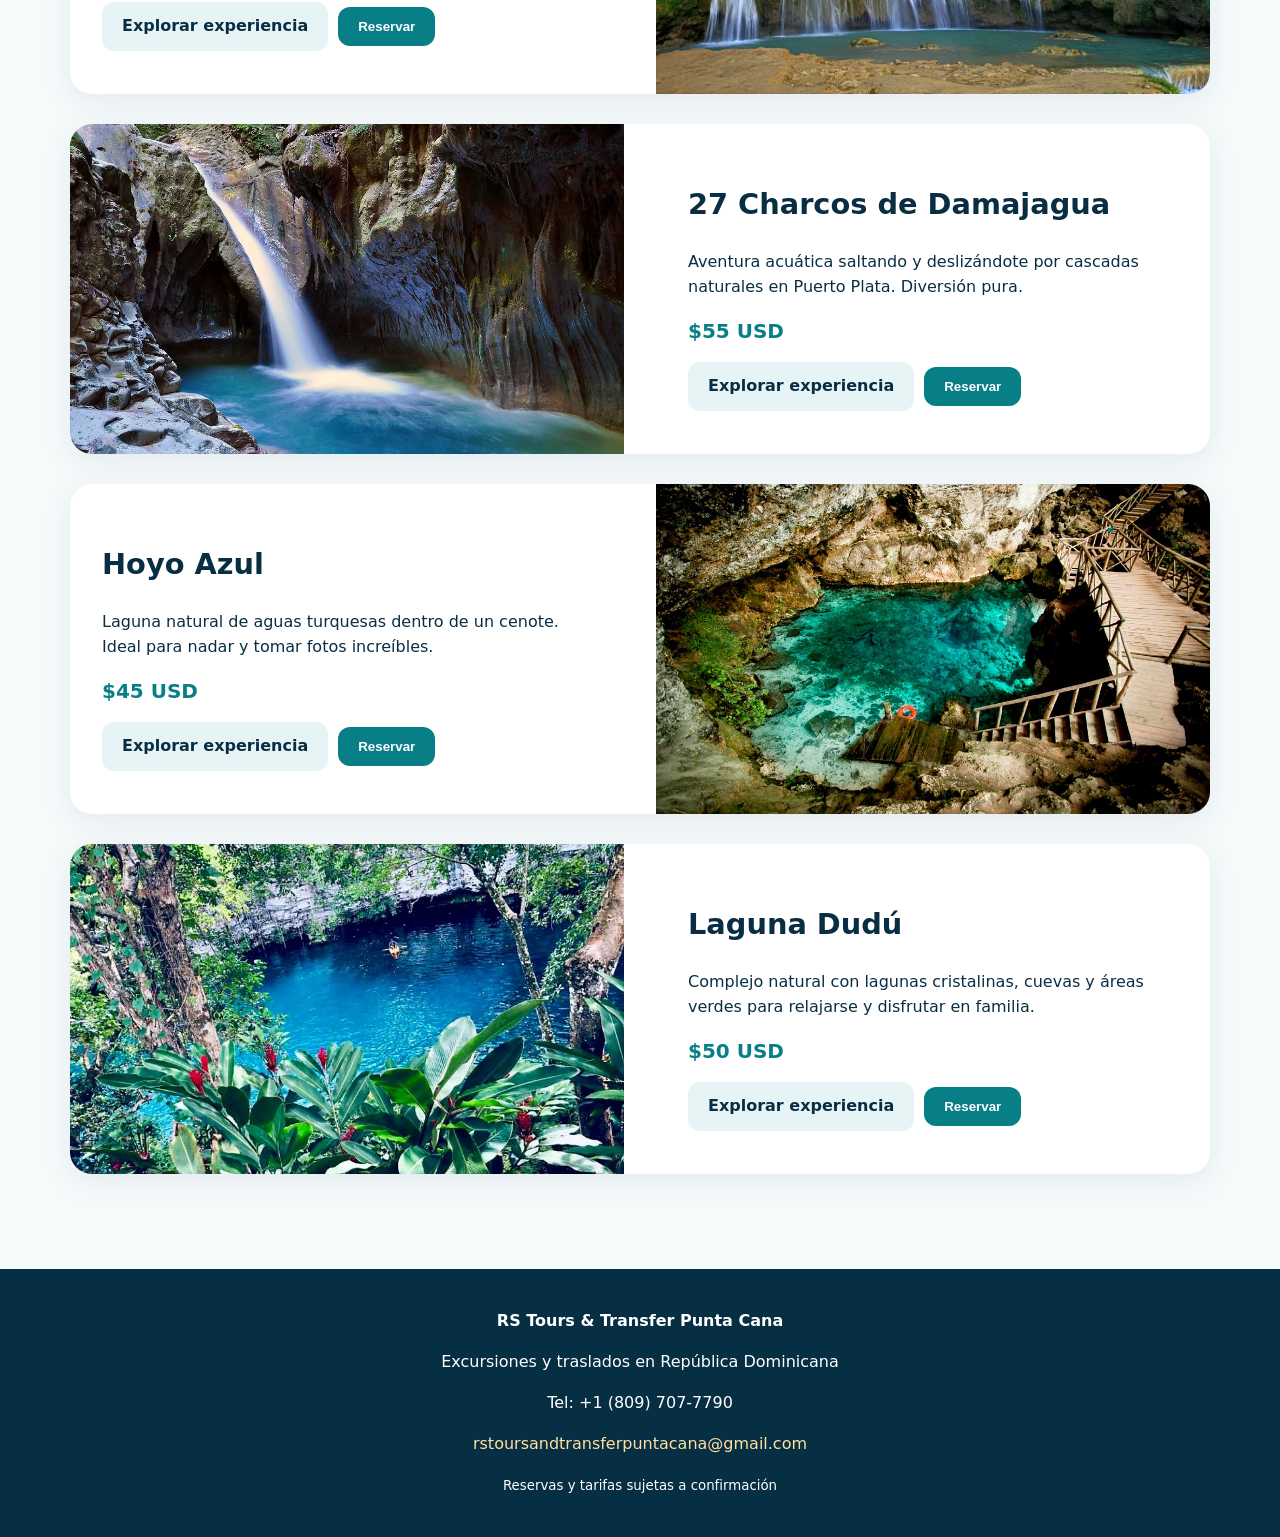
<file: naturaleza.html>
<!DOCTYPE html>

<html lang="es">
<head>
<meta charset="utf-8"/>
<title>Naturaleza | RS Tours</title>
<meta content="width=device-width, initial-scale=1.0" name="viewport"/>
<link href="css/style.css" rel="stylesheet"/>
<script defer="" src="js/idiomas.js"></script><link href="css/phase12.css" rel="stylesheet"/><link href="css/phase13.css" rel="stylesheet"/><meta content="#075b56" name="theme-color"/><meta content="Naturaleza | RS Tours" property="og:title"/><meta content="Excursiones y traslados turísticos en Punta Cana" property="og:description"/><meta content="website" property="og:type"/><link href="css/phase15.css" rel="stylesheet"/><link href="css/phase18.css" rel="stylesheet"/></head>
<body><a class="rs18-skip" href="#contenido-principal">Saltar al contenido</a><nav class="site-nav"><a class="brand" href="index.html">RS TOURS &amp; TRANSFER</a><div class="links"><a href="index.html">Inicio</a><a href="index.html#excursiones">Excursiones</a><a href="traslados.html">Traslados</a><a href="index.html#contacto">Contacto</a><a class="btn" href="https://wa.me/18097077790" rel="noopener noreferrer" target="_blank">WhatsApp</a><label class="lang-wrap"><span class="sr-only">Idioma / Language</span><select aria-label="Idioma / Language" id="languageSelect"><option value="es">🇩🇴 Español</option><option value="en">🇺🇸 English</option></select></label></div></nav>
<header class="sub-hero">
<h1>Naturaleza</h1>
<p>Conecta con lo mejor del paisaje dominicano</p>
<a class="btn" href="index.html">Volver</a>
</header>
<section class="lista-excursiones" id="contenido-principal"><div class="search-area"><label for="tourSearch">Encuentra tu experiencia</label><input autocomplete="off" id="tourSearch" placeholder="Buscar por nombre o descripción..." type="search"/><p aria-live="polite" id="searchStatus"></p></div>
<!-- 1 -->
<div class="exc-row">
<div class="exc-text">
<h2>Montaña Redonda</h2>
<p>Disfruta de vistas panorámicas impresionantes desde la cima, columpios en las alturas y un ambiente único.</p>
<span class="precio">$50 USD</span>
<a class="details-link" href="tour.html?id=naturaleza-1">Explorar experiencia</a><button class="reserve-btn" type="button">Reservar</button>
</div>
<div class="exc-img">
<img alt="Montaña Redonda" decoding="async" height="768" loading="lazy" src="assets/img/montana-redonda.jpg" width="1200"/>
</div>
</div>
<!-- 2 -->
<div class="exc-row reverse">
<div class="exc-text">
<h2>Parque Nacional Los Haitises</h2>
<p>Explora manglares, cuevas con pictografías taínas e islotes naturales en una experiencia ecológica inolvidable.</p>
<span class="precio">$90 USD</span>
<a class="details-link" href="tour.html?id=naturaleza-2">Explorar experiencia</a><button class="reserve-btn" type="button">Reservar</button>
</div>
<div class="exc-img">
<img alt="Los Haitises" decoding="async" height="448" loading="lazy" src="assets/img/haitises.jpg" width="1240"/>
</div>
</div>
<!-- 3 -->
<div class="exc-row">
<div class="exc-text">
<h2>Salto El Limón</h2>
<p>Hermosa cascada en Samaná, accesible a caballo o caminando. Perfecta para nadar y relajarse.</p>
<span class="precio">$65 USD</span>
<a class="details-link" href="tour.html?id=naturaleza-3">Explorar experiencia</a><button class="reserve-btn" type="button">Reservar</button>
</div>
<div class="exc-img">
<img alt="Salto El Limón" decoding="async" height="1440" loading="lazy" src="assets/img/limon.jpg" width="2560"/>
</div>
</div>
<!-- 4 -->
<div class="exc-row reverse">
<div class="exc-text">
<h2>27 Charcos de Damajagua</h2>
<p>Aventura acuática saltando y deslizándote por cascadas naturales en Puerto Plata. Diversión pura.</p>
<span class="precio">$55 USD</span>
<a class="details-link" href="tour.html?id=naturaleza-4">Explorar experiencia</a><button class="reserve-btn" type="button">Reservar</button>
</div>
<div class="exc-img">
<img alt="27 Charcos" decoding="async" height="687" loading="lazy" src="assets/img/27-charcos.jpg" width="1013"/>
</div>
</div>
<!-- 5 -->
<div class="exc-row">
<div class="exc-text">
<h2>Hoyo Azul</h2>
<p>Laguna natural de aguas turquesas dentro de un cenote. Ideal para nadar y tomar fotos increíbles.</p>
<span class="precio">$45 USD</span>
<a class="details-link" href="tour.html?id=naturaleza-5">Explorar experiencia</a><button class="reserve-btn" type="button">Reservar</button>
</div>
<div class="exc-img">
<img alt="Hoyo Azul" decoding="async" height="683" loading="lazy" src="assets/img/hoyo-azul.jpg" width="1024"/>
</div>
</div>
<!-- 6 -->
<div class="exc-row reverse">
<div class="exc-text">
<h2>Laguna Dudú</h2>
<p>Complejo natural con lagunas cristalinas, cuevas y áreas verdes para relajarse y disfrutar en familia.</p>
<span class="precio">$50 USD</span>
<a class="details-link" href="tour.html?id=naturaleza-6">Explorar experiencia</a><button class="reserve-btn" type="button">Reservar</button>
</div>
<div class="exc-img">
<img alt="Laguna Dudú" decoding="async" height="500" loading="lazy" src="assets/img/dudu.jpg" width="900"/>
</div>
</div>
</section>
<div aria-labelledby="modalTitulo" aria-modal="true" class="modal" id="modal" role="dialog"><div class="modal-box"><button aria-label="Cerrar reserva" class="close" onclick="cerrarModal()" type="button">×</button><h2 id="modalTitulo">Reserva</h2><p class="notice">Envía tu solicitud y nuestro equipo confirmará disponibilidad, tarifa y detalles.</p><form class="booking-form" id="bookingForm"><label>Nombre completo<input autocomplete="name" maxlength="100" name="nombre" required=""/></label><div class="pair"><label>Fecha<input name="fecha" required="" type="date"/></label><label>Personas<input max="30" min="1" name="personas" required="" type="number" value="2"/></label></div><label>Teléfono o WhatsApp<input maxlength="30" name="telefono" required="" type="tel"/></label><label>Hotel / lugar de recogida<input maxlength="150" name="hotel" required=""/></label><label>Comentarios<textarea maxlength="400" name="comentarios" rows="2"></textarea></label><div class="booking-total" id="modalPrecio"></div><button type="submit">Solicitar por WhatsApp</button><button class="secondary" id="demoPay" type="button">Consultar métodos de pago</button><p aria-live="polite" id="demoMessage"></p></form></div></div><footer class="site-footer"><strong>RS Tours &amp; Transfer Punta Cana</strong><p>Excursiones y traslados en República Dominicana</p><p>Tel: +1 (809) 707-7790</p><p><a href="mailto:rstoursandtransferpuntacana@gmail.com">rstoursandtransferpuntacana@gmail.com</a></p><small>Reservas y tarifas sujetas a confirmación</small></footer><a class="floating-wa" href="https://wa.me/18097077790" rel="noopener noreferrer" target="_blank">WhatsApp</a><script src="js/booking-v4.js"></script><script src="js/reservas.js"></script><script src="js/animaciones.js"></script><script defer="" src="js/local-inbox-v8.js"></script><script defer="" src="js/tours-data.js"></script><script defer="" src="js/asistente-v9.js"></script><script defer="" src="js/phase12.js"></script><script defer="True" src="js/mobile-nav-v13.js"></script><script defer="True" src="js/phase13.js"></script><script defer="" src="js/phase15.js"></script><script defer="" src="js/phase18.js"></script></body>
</html>
</file>
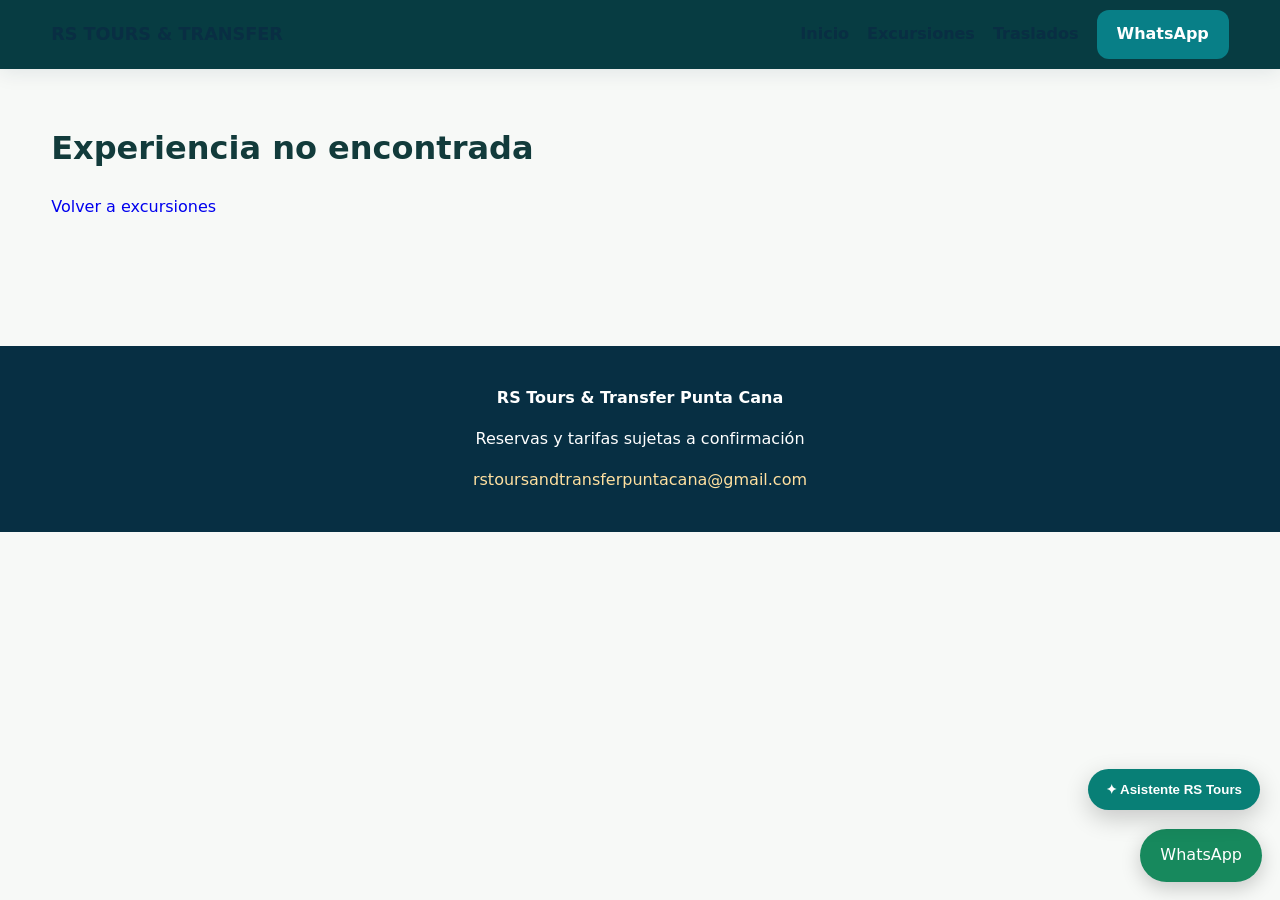
<file: tour.html>
<!DOCTYPE html>

<html lang="es"><head><meta charset="utf-8"/><meta content="width=device-width, initial-scale=1" name="viewport"/><title>Experiencia | RS Tours</title><meta content="Explora experiencias y solicita tu reserva con RS Tours Punta Cana" name="description"/><link href="css/style.css" rel="stylesheet"/><link href="css/phase12.css" rel="stylesheet"/><link href="css/phase13.css" rel="stylesheet"/><meta content="#075b56" name="theme-color"/><meta content="Experiencia | RS Tours" property="og:title"/><meta content="Explora experiencias y solicita tu reserva con RS Tours Punta Cana" property="og:description"/><meta content="website" property="og:type"/><link href="css/phase15.css" rel="stylesheet"/><link href="css/phase16.css" rel="stylesheet"/><link href="css/phase18.css" rel="stylesheet"/></head><body><a class="rs18-skip" href="#tourContent">Saltar al contenido</a><nav class="site-nav"><a class="brand" href="index.html">RS TOURS &amp; TRANSFER</a><div class="links"><a href="index.html">Inicio</a><a href="index.html#excursiones">Excursiones</a><a href="traslados.html">Traslados</a><a class="btn" href="https://wa.me/18097077790" rel="noopener noreferrer" target="_blank">WhatsApp</a></div></nav><main aria-live="polite" class="tour-page" id="tourContent"><p>Cargando experiencia…</p></main><footer class="site-footer"><strong>RS Tours &amp; Transfer Punta Cana</strong><p>Reservas y tarifas sujetas a confirmación</p><a href="mailto:rstoursandtransferpuntacana@gmail.com">rstoursandtransferpuntacana@gmail.com</a></footer><a class="floating-wa" href="https://wa.me/18097077790" rel="noopener noreferrer" target="_blank">WhatsApp</a><script src="js/tours-data.js"></script><script src="js/booking-v4.js"></script><script src="js/tour-page.js"></script><script defer="" src="js/local-inbox-v8.js"></script><script defer="" src="js/tours-data.js"></script><script defer="" src="js/asistente-v9.js"></script><script defer="" src="js/phase12.js"></script><script defer="True" src="js/mobile-nav-v13.js"></script><script defer="True" src="js/phase13.js"></script><script defer="" src="js/phase15.js"></script><script defer="" src="js/phase16.js"></script><script defer="" src="js/phase18.js"></script></body></html>
</file>
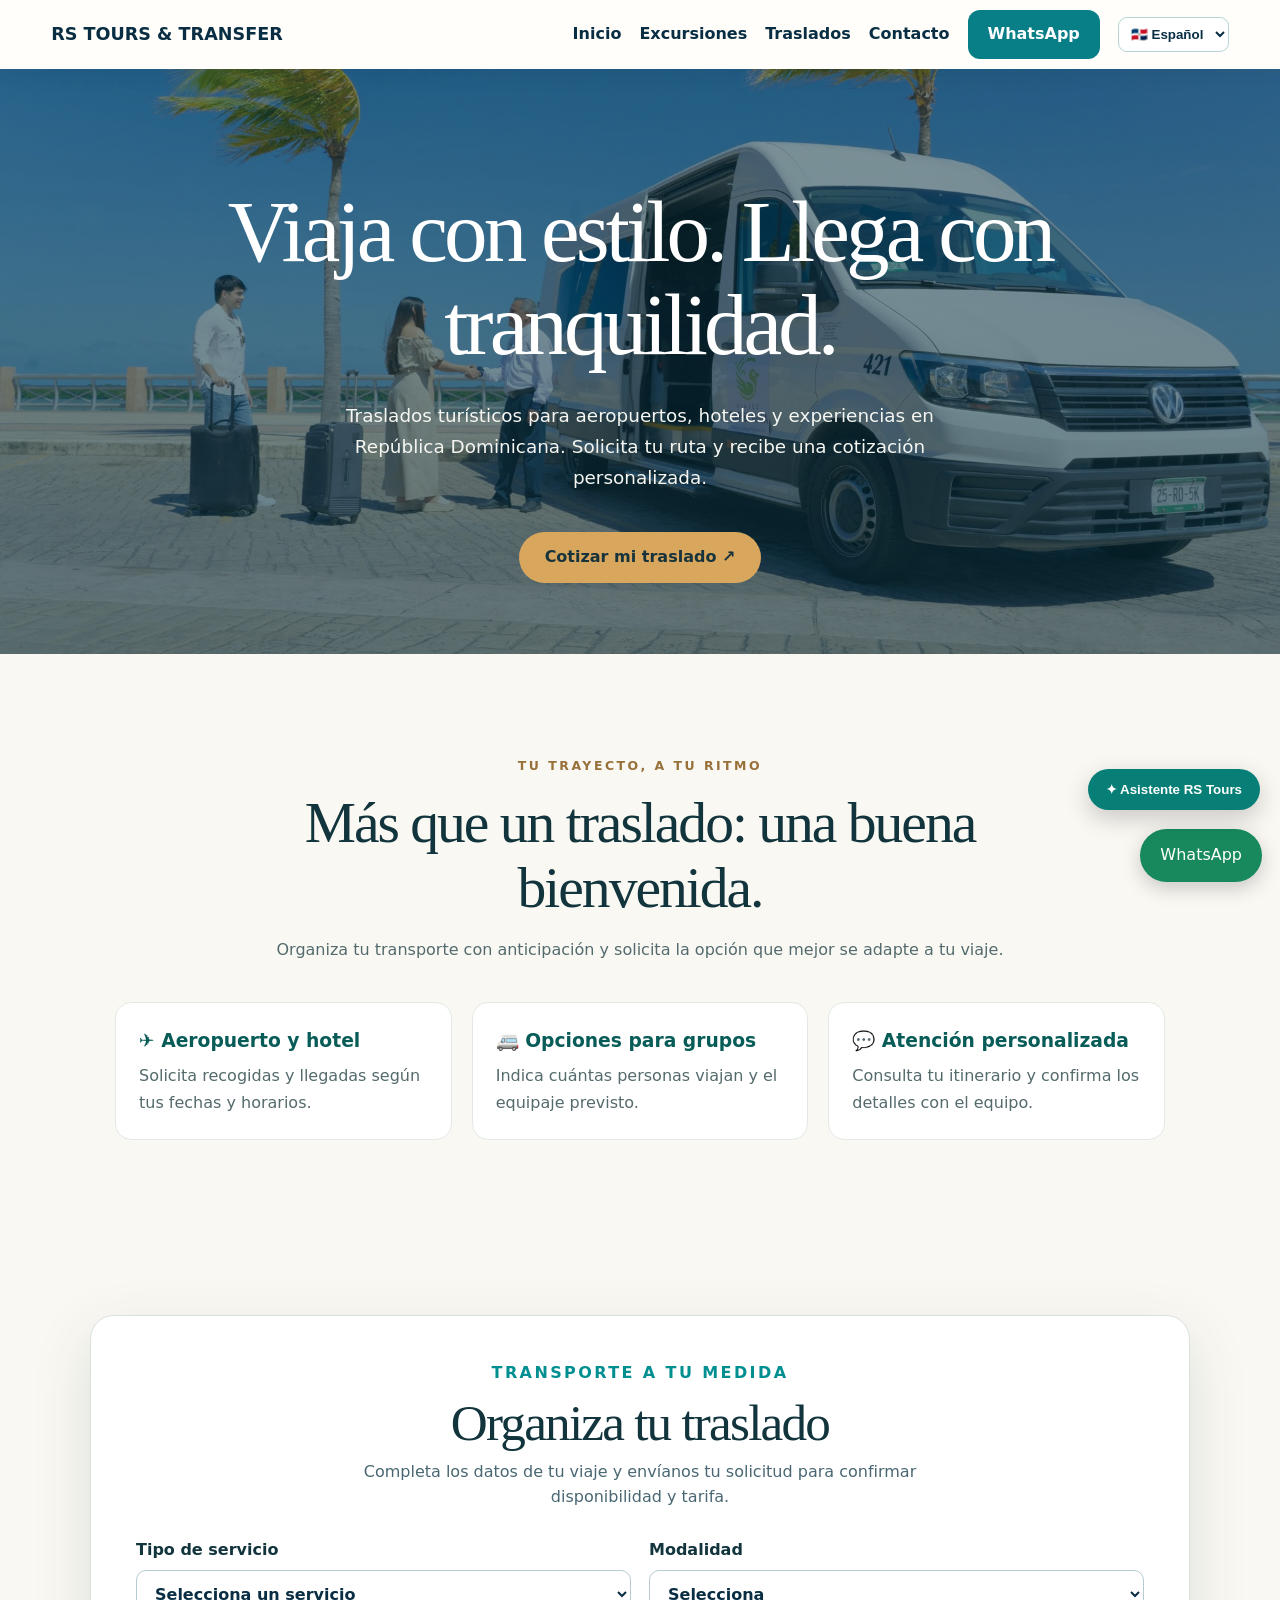
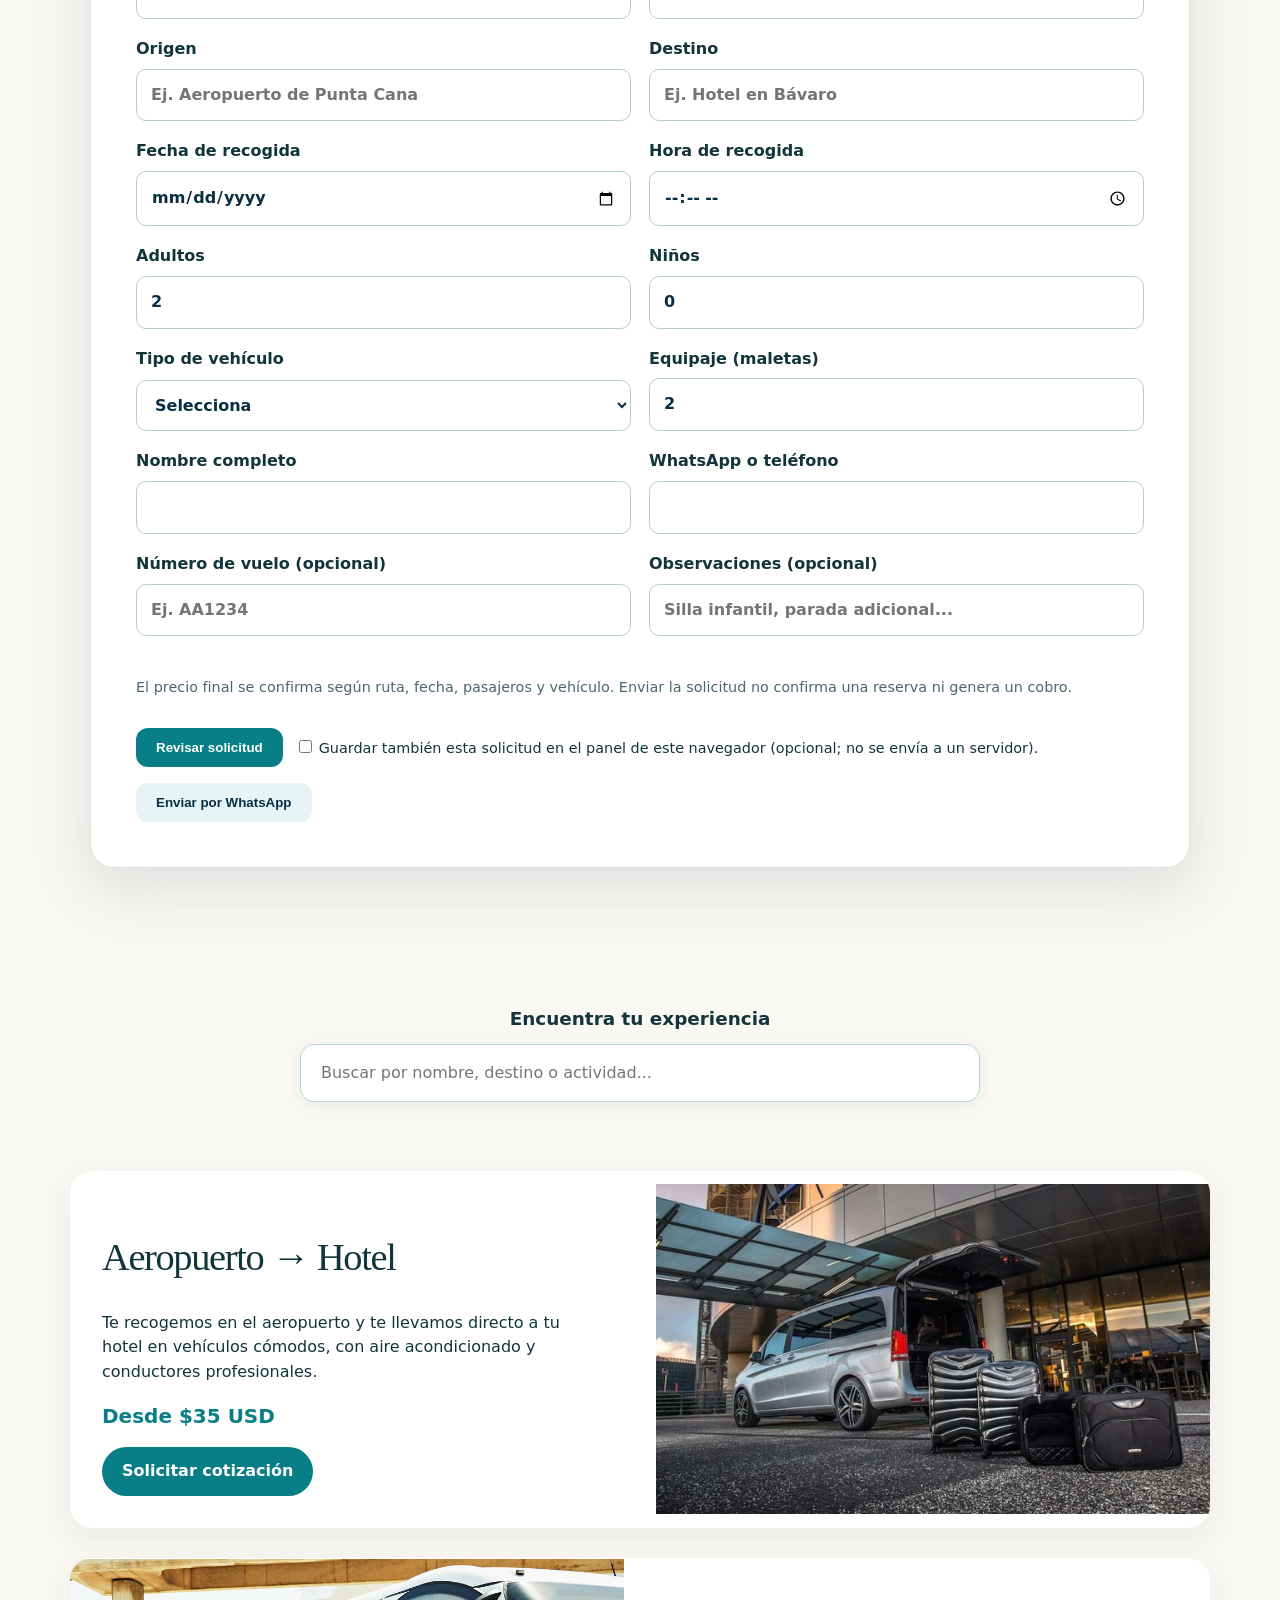
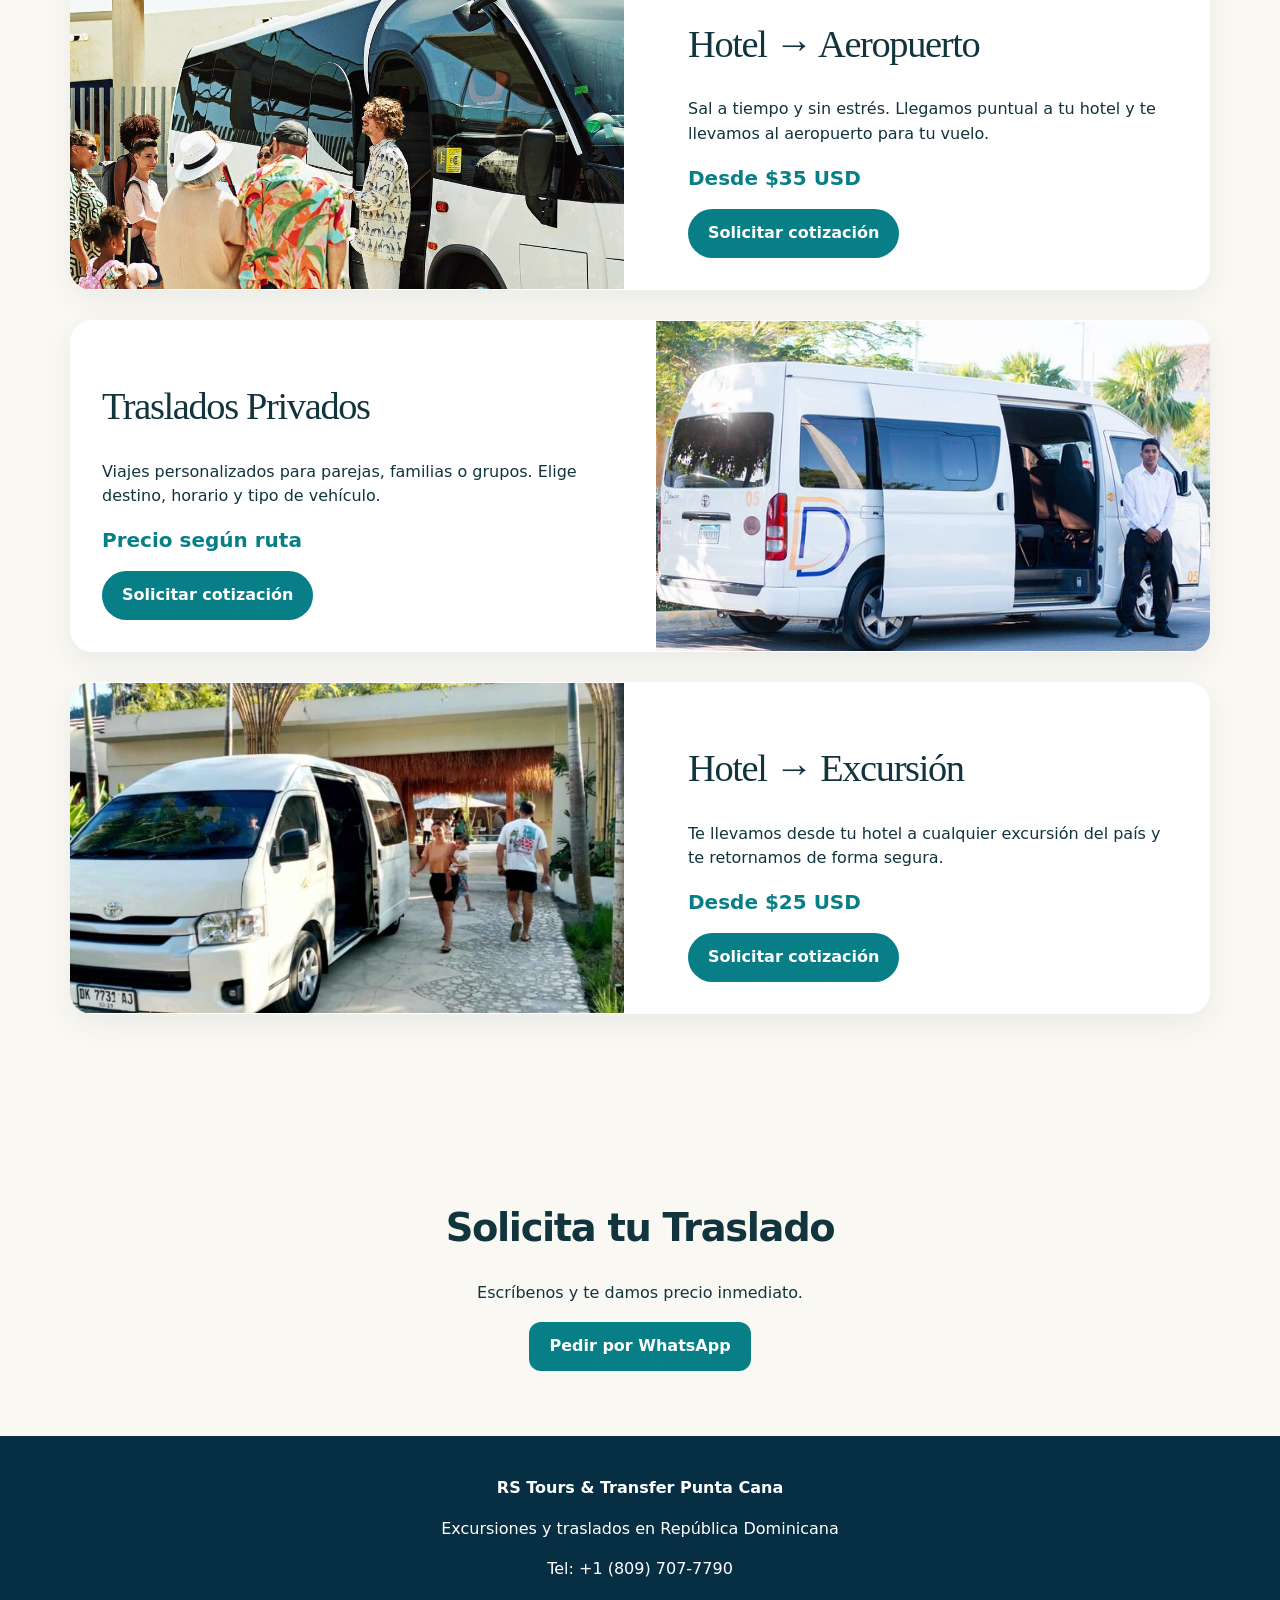
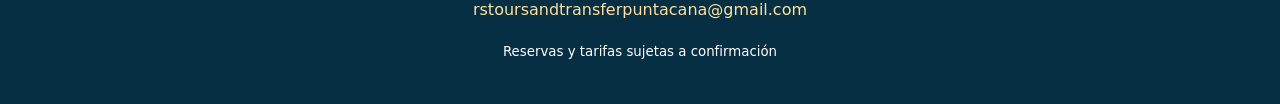
<file: traslados.html>
<!DOCTYPE html>

<html lang="es">
<head>
<meta charset="utf-8"/>
<title>Traslados Turísticos | Rs Tours</title>
<meta content="width=device-width, initial-scale=1.0" name="viewport"/>
<meta content="Traslados turísticos privados en República Dominicana. Aeropuerto, hotel, excursiones y viajes seguros con Rs Tours." name="description"/>
<meta content="Rs Tours" name="author"/>
<meta content="width=device-width, initial-scale=1.0" name="viewport"/>
<link href="css/style.css" rel="stylesheet"/>
<script defer="" src="js/idiomas.js"></script><link href="css/phase12.css" rel="stylesheet"/><link href="css/phase13.css" rel="stylesheet"/><meta content="#075b56" name="theme-color"/><meta content="Traslados Turísticos | Rs Tours" property="og:title"/><meta content="Traslados turísticos privados en República Dominicana. Aeropuerto, hotel, excursiones y viajes seguros con Rs Tours." property="og:description"/><meta content="website" property="og:type"/><link href="css/phase15.css" rel="stylesheet"/><link href="css/phase17.css" rel="stylesheet"/><link href="css/phase18.css" rel="stylesheet"/></head>
<body class="rs17-transfers"><a class="rs18-skip" href="#contenido-principal">Saltar al contenido</a><nav class="site-nav"><a class="brand" href="index.html">RS TOURS &amp; TRANSFER</a><div class="links"><a href="index.html">Inicio</a><a href="index.html#excursiones">Excursiones</a><a href="traslados.html">Traslados</a><a href="index.html#contacto">Contacto</a><a class="btn" href="https://wa.me/18097077790" rel="noopener noreferrer" target="_blank">WhatsApp</a><label class="lang-wrap"><span class="sr-only">Idioma / Language</span><select aria-label="Idioma / Language" id="languageSelect"><option value="es">🇩🇴 Español</option><option value="en">🇺🇸 English</option></select></label></div></nav>
<header class="sub-hero">
<h1>Viaja con estilo. Llega con tranquilidad.</h1>
<p>Traslados turísticos para aeropuertos, hoteles y experiencias en República Dominicana. Solicita tu ruta y recibe una cotización personalizada.</p>
<a class="btn" href="#cotizar-traslado">Cotizar mi traslado ↗</a>
</header><section aria-labelledby="rs17-transfer-benefits" class="rs17-section" id="contenido-principal"><div class="rs17-inner"><div class="rs17-intro"><span class="rs17-eyebrow">TU TRAYECTO, A TU RITMO</span><h2 id="rs17-transfer-benefits">Más que un traslado: una buena bienvenida.</h2><p>Organiza tu transporte con anticipación y solicita la opción que mejor se adapte a tu viaje.</p></div><div class="rs17-trust"><article><h3>✈️ Aeropuerto y hotel</h3><p>Solicita recogidas y llegadas según tus fechas y horarios.</p></article><article><h3>🚐 Opciones para grupos</h3><p>Indica cuántas personas viajan y el equipaje previsto.</p></article><article><h3>💬 Atención personalizada</h3><p>Consulta tu itinerario y confirma los detalles con el equipo.</p></article></div></div></section>
<section aria-labelledby="transfer-title" class="transfer-planner" id="cotizar-traslado"><div class="transfer-shell"><div class="transfer-heading"><span class="featured-kicker">TRANSPORTE A TU MEDIDA</span><h2 id="transfer-title">Organiza tu traslado</h2><p>Completa los datos de tu viaje y envíanos tu solicitud para confirmar disponibilidad y tarifa.</p></div><form class="transfer-form" id="transferQuoteForm"><div class="transfer-grid"><label>Tipo de servicio<select name="tipo" required=""><option value="">Selecciona un servicio</option><option>Aeropuerto → Hotel</option><option>Hotel → Aeropuerto</option><option>Traslado privado</option><option>Hotel → Excursión</option></select></label><label>Modalidad<select name="modalidad" required=""><option value="">Selecciona</option><option>Solo ida</option><option>Ida y vuelta</option></select></label><label>Origen<input maxlength="120" name="origen" placeholder="Ej. Aeropuerto de Punta Cana" required=""/></label><label>Destino<input maxlength="120" name="destino" placeholder="Ej. Hotel en Bávaro" required=""/></label><label>Fecha de recogida<input name="fecha" required="" type="date"/></label><label>Hora de recogida<input name="hora" required="" type="time"/></label><label>Adultos<input max="40" min="1" name="adultos" required="" type="number" value="2"/></label><label>Niños<input max="30" min="0" name="ninos" required="" type="number" value="0"/></label><label>Tipo de vehículo<select name="vehiculo" required=""><option value="">Selecciona</option><option>Estándar</option><option>Miniván</option><option>Privado VIP</option><option>Vehículo para grupo</option></select></label><label>Equipaje (maletas)<input max="60" min="0" name="maletas" required="" type="number" value="2"/></label><label>Nombre completo<input autocomplete="name" maxlength="100" name="nombre" required=""/></label><label>WhatsApp o teléfono<input autocomplete="tel" maxlength="30" name="telefono" required="" type="tel"/></label><label class="transfer-return" hidden="">Fecha de regreso<input name="regreso" type="date"/></label><label class="transfer-return" hidden="">Hora de regreso<input name="horaRegreso" type="time"/></label><label>Número de vuelo (opcional)<input maxlength="30" name="vuelo" placeholder="Ej. AA1234"/></label><label>Observaciones (opcional)<input maxlength="250" name="notas" placeholder="Silla infantil, parada adicional..."/></label></div><div class="transfer-actions"><p>El precio final se confirma según ruta, fecha, pasajeros y vehículo. Enviar la solicitud no confirma una reserva ni genera un cobro.</p><button id="transferReview" type="button">Revisar solicitud</button><button class="secondary" type="submit">Enviar por WhatsApp</button></div><div aria-live="polite" class="transfer-summary" hidden="" id="transferSummary"></div></form></div></section><section class="lista-excursiones"><div class="search-area"><label for="tourSearch">Encuentra tu experiencia</label><input autocomplete="off" id="tourSearch" placeholder="Buscar por nombre o descripción..." type="search"/><p aria-live="polite" id="searchStatus"></p></div>
<div class="exc-row">
<div class="exc-text">
<h2>Aeropuerto → Hotel</h2>
<p>Te recogemos en el aeropuerto y te llevamos directo a tu hotel en vehículos cómodos, con aire acondicionado y conductores profesionales.</p>
<span class="precio">Desde $35 USD</span>
<a class="btn" data-transfer-choice="Aeropuerto → Hotel" href="#cotizar-traslado">Solicitar cotización</a>
</div>
<div class="exc-img">
<img alt="Traslado Aeropuerto" decoding="async" height="792" loading="lazy" src="assets/img/traslado-aeropuerto.jpg" width="1585"/>
</div>
</div>
<div class="exc-row reverse">
<div class="exc-text">
<h2>Hotel → Aeropuerto</h2>
<p>Sal a tiempo y sin estrés. Llegamos puntual a tu hotel y te llevamos al aeropuerto para tu vuelo.</p>
<span class="precio">Desde $35 USD</span>
<a class="btn" data-transfer-choice="Hotel → Aeropuerto" href="#cotizar-traslado">Solicitar cotización</a>
</div>
<div class="exc-img">
<img alt="Traslado Hotel" decoding="async" height="607" loading="lazy" src="assets/img/traslado-hotel.jpg" width="1200"/>
</div>
</div>
<div class="exc-row">
<div class="exc-text">
<h2>Traslados Privados</h2>
<p>Viajes personalizados para parejas, familias o grupos. Elige destino, horario y tipo de vehículo.</p>
<span class="precio">Precio según ruta</span>
<a class="btn" data-transfer-choice="Traslado privado" href="#cotizar-traslado">Solicitar cotización</a>
</div>
<div class="exc-img">
<img alt="Traslado Privado" decoding="async" height="446" loading="lazy" src="assets/img/traslado-privado.jpg" width="669"/>
</div>
</div>
<div class="exc-row reverse">
<div class="exc-text">
<h2>Hotel → Excursión</h2>
<p>Te llevamos desde tu hotel a cualquier excursión del país y te retornamos de forma segura.</p>
<span class="precio">Desde $25 USD</span>
<a class="btn" data-transfer-choice="Hotel → Excursión" href="#cotizar-traslado">Solicitar cotización</a>
</div>
<div class="exc-img">
<img alt="Traslado Excursión" decoding="async" height="1001" loading="lazy" src="assets/img/traslado-excursion.jpg" width="1500"/>
</div>
</div>
</section>
<section class="contacto">
<h2>Solicita tu Traslado</h2>
<p>Escríbenos y te damos precio inmediato.</p>
<a class="btn" href="https://wa.me/18097077790" rel="noopener noreferrer" target="_blank">Pedir por WhatsApp</a>
</section>
<div aria-labelledby="modalTitulo" aria-modal="true" class="modal" id="modal" role="dialog"><div class="modal-box"><button aria-label="Cerrar reserva" class="close" onclick="cerrarModal()" type="button">×</button><h2 id="modalTitulo">Reserva</h2><p class="notice">Envía tu solicitud y nuestro equipo confirmará disponibilidad, tarifa y detalles.</p><form class="booking-form" id="bookingForm"><label>Nombre completo<input autocomplete="name" maxlength="100" name="nombre" required=""/></label><div class="pair"><label>Fecha<input name="fecha" required="" type="date"/></label><label>Personas<input max="30" min="1" name="personas" required="" type="number" value="2"/></label></div><label>Teléfono o WhatsApp<input maxlength="30" name="telefono" required="" type="tel"/></label><label>Hotel / lugar de recogida<input maxlength="150" name="hotel" required=""/></label><label>Comentarios<textarea maxlength="400" name="comentarios" rows="2"></textarea></label><div class="booking-total" id="modalPrecio"></div><button type="submit">Solicitar por WhatsApp</button><button class="secondary" id="demoPay" type="button">Consultar métodos de pago</button><p aria-live="polite" id="demoMessage"></p></form></div></div><footer class="site-footer"><strong>RS Tours &amp; Transfer Punta Cana</strong><p>Excursiones y traslados en República Dominicana</p><p>Tel: +1 (809) 707-7790</p><p><a href="mailto:rstoursandtransferpuntacana@gmail.com">rstoursandtransferpuntacana@gmail.com</a></p><small>Reservas y tarifas sujetas a confirmación</small></footer><a class="floating-wa" href="https://wa.me/18097077790" rel="noopener noreferrer" target="_blank">WhatsApp</a><script defer="" src="js/transfer-v6.js"></script><script src="js/booking-v4.js"></script><script src="js/reservas.js"></script><script src="js/animaciones.js"></script><script defer="" src="js/local-inbox-v8.js"></script><script defer="" src="js/tours-data.js"></script><script defer="" src="js/asistente-v9.js"></script><script defer="" src="js/phase12.js"></script><script defer="True" src="js/mobile-nav-v13.js"></script><script defer="True" src="js/phase13.js"></script><script defer="" src="js/phase15.js"></script><script defer="" src="js/phase18.js"></script></body>
</html>
</file>
<file: css/style.css>
/* RS Tours — propuesta visual */
:root{--navy:#092e43;--teal:#087f87;--gold:#f7bd63;--paper:#f5fafb}*{box-sizing:border-box}html{scroll-behavior:smooth}body{margin:0;font-family:Inter,system-ui,Arial,sans-serif;color:var(--navy);background:var(--paper);line-height:1.55}a{text-decoration:none}button,.btn{cursor:pointer}button,.btn,.primary-link{border:0;border-radius:12px;padding:12px 20px;background:var(--teal);color:white;font-weight:700;display:inline-block;transition:transform .2s,background .2s}button:hover,.btn:hover{background:#08666d;transform:translateY(-2px)}.site-nav{position:sticky;top:0;z-index:100;background:#fffefa;box-shadow:0 3px 20px #092e4318;display:flex;align-items:center;justify-content:space-between;padding:10px max(4%,calc((100vw - 1200px)/2));gap:16px;flex-wrap:wrap}.site-nav .brand{font-weight:900;color:var(--navy);font-size:1.1rem}.site-nav .links{display:flex;gap:18px;align-items:center;flex-wrap:wrap}.site-nav a{color:var(--navy);font-weight:650}.site-nav .btn{color:white}.hero{min-height:78vh;display:grid;place-items:center;position:relative;overflow:hidden;background:linear-gradient(130deg,#073447,#158b90)}.hero-video{position:absolute;width:100%;height:100%;object-fit:cover;inset:0}.hero:after{content:'';position:absolute;inset:0;background:linear-gradient(90deg,#062a42d9,#083c4980)}.hero-content{position:relative;z-index:1;color:white;text-align:center;padding:50px 20px;max-width:850px}.hero-content h1{font-size:clamp(2.3rem,5vw,4.6rem);line-height:1.1;margin:18px 0}.hero-content p{font-size:1.2rem}.hero-content .logo{width:140px;height:140px;object-fit:contain}.hero-content .btn{background:var(--gold);color:#082c3c}.excursiones,.lista-excursiones,.contacto,.section-inner{max-width:1180px;margin:auto;padding:65px 20px}.excursiones h2,.section-inner h2,.contacto h2{text-align:center;font-size:clamp(1.7rem,3vw,2.6rem)}.categorias{display:grid;grid-template-columns:repeat(3,minmax(0,1fr));gap:22px}.cat-card{position:relative;overflow:hidden;border-radius:20px;min-height:250px;box-shadow:0 12px 30px #092e4320;background:#123b49}.cat-card img{width:100%;height:270px;object-fit:cover;transition:transform .4s}.cat-card:hover img{transform:scale(1.06)}.cat-card h3{position:absolute;bottom:0;left:0;right:0;margin:0;padding:45px 20px 20px;background:linear-gradient(transparent,#061f2fe8);color:white}.sub-hero{background:linear-gradient(115deg,#07344b,#0d9392);color:white;text-align:center;padding:80px 20px}.sub-hero h1{font-size:clamp(2rem,4vw,3.4rem);margin:0}.sub-hero .btn{background:white;color:var(--navy)}.exc-row{display:grid;grid-template-columns:1fr 1fr;align-items:center;gap:32px;background:white;border-radius:22px;overflow:hidden;margin-bottom:30px;box-shadow:0 8px 32px #092e4312}.exc-row.reverse .exc-img{order:-1}.exc-text{padding:32px}.exc-text h2{font-size:1.8rem}.exc-img img{width:100%;height:330px;object-fit:cover;display:block}.precio{display:block;font-weight:800;color:var(--teal);font-size:1.25rem;margin:15px 0}.contacto{text-align:center}.site-footer{background:#072f43;color:white;padding:40px 20px;text-align:center}.site-footer a{color:#ffe0a0}.info-strip{display:grid;grid-template-columns:repeat(3,1fr);gap:18px;margin:24px 0}.info-strip article{background:white;border-radius:16px;padding:22px;text-align:center;box-shadow:0 6px 20px #092e4310}.modal{display:none;position:fixed;inset:0;background:#001c2caa;z-index:500;align-items:center;justify-content:center;padding:15px;overflow:auto}.modal.show{display:flex}.modal-box{position:relative;width:min(100%,530px);background:white;padding:30px;border-radius:20px;max-height:92vh;overflow:auto}.close{position:absolute;right:18px;top:10px;background:transparent;color:var(--navy);font-size:28px;padding:2px 12px}.booking-form{display:grid;gap:12px}.booking-form label{font-weight:650;display:grid;gap:5px}.booking-form input,.booking-form select,.booking-form textarea{width:100%;padding:12px;border:1px solid #b6cbd0;border-radius:10px;font:inherit}.booking-form .pair{display:grid;grid-template-columns:1fr 1fr;gap:12px}.notice{background:#fff5df;border-radius:10px;padding:10px;font-size:.88rem}.booking-total{font-size:1.3rem;font-weight:800;color:var(--teal)}.floating-wa{position:fixed;right:18px;bottom:18px;z-index:200;border-radius:50px;background:#17895d;color:white;padding:14px 20px;box-shadow:0 6px 20px #0003}.secondary{background:#e6f4f5;color:var(--navy)}@media(max-width:760px){.site-nav{justify-content:center}.site-nav .links{justify-content:center;gap:12px;font-size:.9rem}.categorias{grid-template-columns:repeat(2,minmax(0,1fr))}.exc-row{grid-template-columns:1fr}.exc-row.reverse .exc-img{order:0}.exc-img img{height:240px}.info-strip{grid-template-columns:1fr}.hero{min-height:70vh}.booking-form .pair{grid-template-columns:1fr}}@media(max-width:480px){.categorias{grid-template-columns:1fr}.cat-card img{height:220px}.exc-text{padding:24px}}

/* Fase 2: búsqueda, idioma y detalles */
.lang-wrap select{border:1px solid #b7d5d6;border-radius:9px;padding:8px;background:white;color:var(--navy);font-weight:700}.search-area{max-width:680px;margin:0 auto 30px;text-align:center}.search-area label{display:block;font-weight:800;font-size:1.15rem;margin-bottom:10px}.search-area input{width:100%;padding:16px 20px;border:1px solid #b7d5d6;border-radius:14px;background:white;font:inherit;box-shadow:0 4px 16px #092e4310}.search-area input:focus{outline:3px solid #a7e3e3}.search-area p{min-height:1.4em;color:#3d6674}.details-btn{margin:0 10px 10px 0;background:#e6f4f5;color:#092e43}.details-panel{margin:10px 0 18px;padding:18px;background:#f0f8f8;border-left:4px solid var(--teal);border-radius:12px}.details-panel p{margin:8px 0}.details-panel small{color:#47646c}.sr-only{position:absolute;width:1px;height:1px;overflow:hidden;clip:rect(0,0,0,0)}[hidden]{display:none!important}@media(max-width:760px){.site-nav .links{gap:8px}.lang-wrap select{max-width:135px}}

/* Fase 3: fichas de experiencias */
.details-link{display:inline-block;margin:0 10px 10px 0;background:#e6f4f5;color:#092e43;border-radius:12px;padding:12px 20px;font-weight:700}.details-link:hover{background:#c9e7e8}.tour-page{max-width:1200px;margin:0 auto;padding:34px 20px 80px}.tour-back{display:inline-block;margin-bottom:22px;color:#087f87;font-weight:750}.tour-layout{display:grid;grid-template-columns:1fr 1fr;gap:36px;align-items:start}.tour-photo{width:100%;max-height:650px;object-fit:cover;border-radius:24px;box-shadow:0 14px 36px #092e4320}.tour-information h1{font-size:clamp(2rem,4vw,3.4rem);line-height:1.12;margin:12px 0}.tour-eyebrow{text-transform:uppercase;letter-spacing:.1em;font-size:.8rem;font-weight:800;color:#087f87}.tour-description{font-size:1.1rem}.tour-price{font-size:1.45rem;font-weight:850;color:#087f87}.tour-features{background:#e8f5f5;padding:20px;border-radius:16px;margin:22px 0}.tour-features h2{margin-top:0;font-size:1.2rem}.tour-request{display:grid;gap:13px;background:white;padding:25px;border-radius:20px;box-shadow:0 10px 30px #092e4314}.tour-request h2{margin:0 0 4px}.tour-request label{display:grid;gap:5px;font-weight:650}.tour-request input,.tour-request textarea{width:100%;font:inherit;border:1px solid #b6cbd0;border-radius:10px;padding:12px}.tour-request .pair{display:grid;grid-template-columns:1fr 1fr;gap:12px}.tour-request small{color:#496772}@media(max-width:800px){.tour-layout{grid-template-columns:1fr}.tour-photo{max-height:380px}}@media(max-width:440px){.tour-request .pair{grid-template-columns:1fr}}

/* RS Tours · Fase 4 */
.rs-booking-extra{display:grid;gap:14px;margin-top:14px}.rs-booking-extra input,.rs-booking-extra select{width:100%;box-sizing:border-box;padding:12px;border:1px solid #cbd5e1;border-radius:9px;background:white;color:#183044}.rs-booking-extra label{display:grid;gap:6px;font-weight:600}.rs-help{font-size:.85rem;color:#5e7080;margin:0}.rs-summary,.rs-review-panel{background:#f0f7f9;border:1px solid #d0e5ea;border-radius:12px;padding:14px;color:#193d4c}.rs-review-panel[hidden]{display:none}.rs-lines{white-space:pre-line;line-height:1.75}.featured-section{padding:72px 22px;background:#f5f9fb;color:#163747}.featured-section .section-inner{max-width:1180px;margin:auto}.featured-section h2{font-size:clamp(1.8rem,4vw,2.6rem);margin:5px 0 12px}.featured-kicker{font-weight:800;letter-spacing:.15em;color:#008f91}.featured-grid{display:grid;grid-template-columns:repeat(4,minmax(0,1fr));gap:20px;margin:28px 0}.featured-card{overflow:hidden;background:white;border-radius:17px;box-shadow:0 8px 25px #1234  ;box-shadow:0 8px 24px rgba(20,55,80,.09)}.featured-card a{color:inherit;text-decoration:none}.featured-card img{width:100%;height:190px;object-fit:cover}.featured-body{padding:18px}.featured-body h3{margin:0 0 8px}.featured-body p{font-size:.92rem;line-height:1.5;min-height:76px}.featured-body strong{display:block;margin:12px 0}.featured-cta{color:#007f84;font-weight:700}.featured-promo{background:#e2f3f2;padding:22px 28px;border-radius:16px;display:flex;align-items:center;justify-content:space-between;gap:15px}.featured-promo p{margin:5px 0}.featured-promo .btn{white-space:nowrap}@media(max-width:900px){.featured-grid{grid-template-columns:repeat(2,minmax(0,1fr))}}@media(max-width:580px){.featured-grid{grid-template-columns:1fr}.featured-promo{flex-direction:column;align-items:start}}

/* Fase 5 · identidad visual y galería */
.rs-intro{background:#073447;color:#fff;text-align:center;padding:88px 20px 78px;background-image:radial-gradient(circle at 15% 10%,#127b8366,transparent 45%),linear-gradient(130deg,#062a3e,#075a63)}.rs-intro-inner{max-width:850px;margin:auto}.rs-overline{display:block;color:#d5a95e;font-size:.79rem;font-weight:850;letter-spacing:.17em}.rs-intro h2{font-size:clamp(2.5rem,6vw,5rem);line-height:1.05;letter-spacing:-.04em;margin:18px 0}.rs-intro p{font-size:1.12rem;max-width:640px;margin:0 auto 26px;color:#e1eeee}.rs-intro-actions{display:flex;gap:16px;justify-content:center;align-items:center;flex-wrap:wrap}.rs-outline{color:#087f87;font-weight:800}.rs-intro .rs-outline{color:#fff}.rs-gallery-section{background:#fff}.rs-gallery-heading{display:flex;align-items:end;justify-content:space-between;gap:20px;margin-bottom:24px}.rs-gallery-heading h2{margin:8px 0 4px;text-align:left}.rs-gallery-heading p{margin:0}.rs-gallery-grid{display:grid;grid-template-columns:repeat(4,minmax(0,1fr));grid-auto-rows:210px;gap:14px}.rs-gallery-item{position:relative;overflow:hidden;border:0;padding:0;border-radius:18px;background:#092e43;text-align:left;cursor:zoom-in}.rs-gallery-wide{grid-column:span 2;grid-row:span 2}.rs-gallery-item img{width:100%;height:100%;object-fit:cover;display:block;transition:transform .3s}.rs-gallery-item:hover img{transform:scale(1.055)}.rs-gallery-item:after{content:'';position:absolute;inset:45% 0 0;background:linear-gradient(transparent,#001e2dc9);pointer-events:none}.rs-gallery-item span{position:absolute;bottom:16px;left:18px;color:#fff;font-size:1.1rem;font-weight:800;z-index:1}.rs-confidence{text-align:center;background:#eaf5f5}.rs-confidence .section-inner{max-width:760px}.rs-confidence p{margin:0 auto 24px;max-width:620px}.rs-lightbox{border:0;padding:14px 14px 10px;border-radius:20px;background:#fff;max-width:min(92vw,1050px);max-height:92vh;box-shadow:0 20px 80px #0007}.rs-lightbox::backdrop{background:#001c2ce0}.rs-lightbox img{display:block;max-width:100%;max-height:75vh;object-fit:contain;border-radius:10px;margin:auto}.rs-lightbox p{text-align:center;font-weight:750;margin:10px 0 0}.rs-lightbox-close{position:absolute;top:20px;right:20px;background:#fff;color:#092e43;border-radius:50%;padding:2px 13px;font-size:28px;box-shadow:0 3px 15px #0005}.rs-gallery-item:focus-visible,.rs-lightbox-close:focus-visible{outline:4px solid #f7bd63;outline-offset:3px}@media(max-width:800px){.rs-gallery-grid{grid-template-columns:repeat(2,minmax(0,1fr));grid-auto-rows:180px}.rs-gallery-wide{grid-column:span 2;grid-row:span 2}.rs-gallery-heading{align-items:start;flex-direction:column}}@media(max-width:480px){.rs-gallery-grid{grid-auto-rows:140px;gap:10px}.rs-gallery-wide{grid-row:span 2}.rs-gallery-item span{font-size:.9rem;left:10px;bottom:10px}}@media(prefers-reduced-motion:reduce){.rs-gallery-item img{transition:none}}

/* Fase 6: cotizador de traslados */
.transfer-planner{padding:72px 20px;background:linear-gradient(135deg,#e3f3f2,#f8fbfc)}.transfer-shell{max-width:1100px;margin:auto;background:#fff;border-radius:24px;padding:clamp(20px,4vw,45px);box-shadow:0 15px 45px #092e4319}.transfer-heading{text-align:center;margin-bottom:28px}.transfer-heading h2{font-size:clamp(1.8rem,3.5vw,2.8rem);margin:8px 0}.transfer-heading p{max-width:620px;margin:auto;color:#496772}.transfer-grid{display:grid;grid-template-columns:repeat(2,minmax(0,1fr));gap:18px}.transfer-grid label{display:grid;gap:7px;font-weight:700}.transfer-grid input,.transfer-grid select{width:100%;min-width:0;padding:13px 14px;border:1px solid #b6cbd0;border-radius:10px;background:white;color:#092e43;font:inherit}.transfer-grid input:focus-visible,.transfer-grid select:focus-visible{outline:3px solid #8ed5d7}.transfer-actions{margin-top:25px;display:flex;align-items:center;flex-wrap:wrap;gap:12px}.transfer-actions p{flex-basis:100%;font-size:.9rem;color:#496772}.transfer-summary{margin-top:20px;background:#eaf6f6;border:1px solid #b6d9db;padding:20px;border-radius:15px}.transfer-summary h3{margin-top:0}.transfer-summary p{white-space:pre-line;line-height:1.8}@media(max-width:650px){.transfer-grid{grid-template-columns:1fr}.transfer-actions button{width:100%}}
</file>
<file: css/phase12.css>
/* RS Tours — Fase 12 */
:root{--rs12-teal:#086c65;--rs12-ink:#123b3b;--rs12-cream:#f4faf7;--rs12-gold:#d3a955}
html{scroll-behavior:smooth;scroll-padding-top:90px}body{overflow-x:hidden}img{max-width:100%}.rs12-wrap{max-width:1180px;margin:auto;padding:64px 22px}.rs12-head{margin-bottom:26px}.rs12-kicker{font-size:12px;letter-spacing:.16em;color:var(--rs12-teal);font-weight:800;text-transform:uppercase}.rs12-head h2{font-size:clamp(27px,3.4vw,43px);color:var(--rs12-ink);margin:8px 0}.rs12-head p{color:#4b6665;max-width:730px}.rs12-card-grid{display:grid;grid-template-columns:repeat(auto-fit,minmax(245px,1fr));gap:20px}.rs12-card{border:1px solid #dceae7;background:white;border-radius:19px;overflow:hidden;box-shadow:0 12px 34px #0a555510;display:flex;flex-direction:column}.rs12-card img{width:100%;height:190px;object-fit:cover}.rs12-card-body{padding:18px;display:flex;flex-direction:column;flex:1;gap:10px}.rs12-card-body h3{margin:0;color:var(--rs12-ink);font-size:21px}.rs12-card-body p{margin:0;color:#5b6d6b;font-size:14px;flex:1}.rs12-card-actions{display:flex;flex-wrap:wrap;gap:8px;align-items:center}.rs12-btn,.rs12-action{border:0;border-radius:10px;padding:11px 14px;background:var(--rs12-teal);color:white;text-decoration:none;cursor:pointer;font-weight:700;display:inline-block;font-size:14px}.rs12-action{background:#eaf5f1;color:#135c55;border:1px solid #c6e4db}.rs12-action[aria-pressed=true]{background:#d2f1e6}.rs12-search{display:grid;grid-template-columns:1fr 180px 180px auto;gap:10px;background:white;border-radius:17px;padding:14px;box-shadow:0 14px 36px #092f2f30;max-width:1020px;margin:20px auto 0}.rs12-search label{display:block;color:#42615e;font-size:12px;font-weight:700;margin-bottom:4px}.rs12-search input,.rs12-search select,.rs12-field{width:100%;border:1px solid #cadfd8;border-radius:9px;padding:10px;background:white;color:#173e3c;min-height:43px}.rs12-search button{align-self:end;min-height:43px}.rs12-search-wrap{position:relative;z-index:3;margin-top:-60px;padding:0 20px 22px}.rs12-muted{font-size:13px;color:#57706c}.rs12-surface{background:var(--rs12-cream)}.rs12-package{background:linear-gradient(125deg,#0a615b,#123d40);color:white;border-radius:22px;padding:32px;display:grid;grid-template-columns:1.5fr 1fr;gap:22px;align-items:center}.rs12-package h3{font-size:29px;margin:0 0 12px}.rs12-package p{color:#e5f2ef}.rs12-package .rs12-btn{background:#f6d38e;color:#153c39}.rs12-faq details{border-bottom:1px solid #cdded9;padding:18px 0}.rs12-faq summary{font-weight:750;cursor:pointer;color:var(--rs12-ink)}.rs12-faq p{color:#4d6764;max-width:850px}.rs12-controls{display:flex;gap:9px;flex-wrap:wrap;align-items:center;margin:14px 0 25px}.rs12-counter{background:#e6f5f0;border-radius:50px;padding:8px 12px;color:#075d54;font-weight:750}.rs12-empty{padding:25px;background:#f1f7f5;border-radius:12px}.rs12-form{display:grid;grid-template-columns:repeat(2,minmax(0,1fr));gap:14px}.rs12-form label{font-size:13px;color:#43635e;font-weight:700}.rs12-form label>*{display:block;margin-top:5px}.rs12-form .rs12-full{grid-column:1/-1}.rs12-detail{margin-top:28px;background:#f1faf7;border:1px solid #d5e9e2;border-radius:16px;padding:22px}.rs12-detail h2{color:var(--rs12-ink)}.rs12-dialog{border:0;border-radius:18px;box-shadow:0 20px 70px #0005;padding:25px;width:min(620px,92vw);max-height:85vh;overflow:auto}.rs12-dialog::backdrop{background:#082e2ecc}.rs12-dialog-head{display:flex;justify-content:space-between;gap:14px;align-items:center}.rs12-dialog-head button{background:transparent;border:0;font-size:28px;cursor:pointer}.rs12-notice{font-size:13px;color:#526d69}.rs12-sticky{position:fixed;bottom:18px;left:18px;z-index:990;background:#0a7066;color:white;padding:12px 16px;border-radius:40px;text-decoration:none;box-shadow:0 8px 28px #0004;font-weight:750}.rs12-fleet-note{font-size:13px;color:#59736f}.rs12-map{border-radius:18px;overflow:hidden;border:1px solid #d8e5df}.rs12-map iframe{display:block;width:100%;height:290px;border:0}.rs12-pill{font-size:12px;background:#e8f5ef;color:#07655d;padding:5px 10px;border-radius:20px;font-weight:750}.rs12-guide{display:flex;gap:12px;flex-wrap:wrap}.rs12-guide a{color:var(--rs12-teal);font-weight:750}.rs12-hero-top{display:inline-block;background:#073f3cbd;color:white;border:1px solid #ffffff55;padding:9px 16px;border-radius:30px;font-size:13px;letter-spacing:.06em}.rs12-hero-sub{max-width:650px;margin:10px auto 0!important}.rs12-topnav{font-weight:700}.rs12-topnav a{color:inherit;text-decoration:none}.rs12-feature-strip{display:grid;grid-template-columns:repeat(3,1fr);gap:16px}.rs12-feature-strip article{padding:20px;border-radius:14px;background:white;border:1px solid #dbeae5}.rs12-feature-strip h3{margin:8px 0;color:#0d5650}.rs12-feature-strip p{font-size:14px;color:#57706d}.rs12-feedback{margin-top:12px;font-size:14px;font-weight:700;color:#126e62}
@media(max-width:850px){.rs12-search{grid-template-columns:1fr 1fr}.rs12-search>*:first-child{grid-column:1/-1}.rs12-package{grid-template-columns:1fr}.rs12-feature-strip{grid-template-columns:1fr}}@media(max-width:560px){.rs12-search{grid-template-columns:1fr}.rs12-search>*:first-child{grid-column:auto}.rs12-search-wrap{margin-top:-25px}.rs12-form{grid-template-columns:1fr}.rs12-sticky{bottom:14px;left:12px;padding:10px 13px;font-size:12px}.rs12-wrap{padding:44px 16px}}
</file>
<file: css/phase13.css>
/* Phase 13: performance, responsive navigation and accessibility */
html{scroll-behavior:smooth;scroll-padding-top:88px}img{max-width:100%;height:auto}button,a,input,select,textarea{touch-action:manipulation}a:focus-visible,button:focus-visible,input:focus-visible,select:focus-visible,textarea:focus-visible,summary:focus-visible{outline:3px solid #e1a447;outline-offset:3px}button{cursor:pointer}a,button{transition:filter .18s ease}a:hover,button:hover{filter:brightness(.96)}.rs13-mobile-menu{display:none;border:1px solid #ffffff70;background:#07665f;color:white;border-radius:9px;padding:8px 13px;font-size:21px}.site-nav{z-index:9000}.site-nav .links a{white-space:nowrap}.rs12-card img,.featured-card img{object-fit:cover}.rs12-dialog{max-height:85dvh;overflow:auto}.rs12-dialog::backdrop{background:#102d2dbb}.hero-video{object-fit:cover}.sr-only{position:absolute;width:1px;height:1px;padding:0;margin:-1px;overflow:hidden;clip:rect(0,0,0,0);white-space:nowrap;border:0}
@media(max-width:850px){.site-nav{display:flex;align-items:center;justify-content:space-between;gap:12px}.rs13-mobile-menu{display:inline-flex;align-items:center;justify-content:center}.site-nav .links{display:none;position:absolute;top:100%;left:0;right:0;z-index:9001;background:#063e3b;box-shadow:0 12px 22px #0003;padding:18px;flex-direction:column;gap:14px;align-items:stretch}.site-nav .links.rs13-open{display:flex}.site-nav .links a{display:block;padding:8px}.site-nav .links .lang-wrap{display:block}.hero-content h1{font-size:clamp(2rem,8vw,4rem)}.rs12-search{grid-template-columns:1fr!important}.rs12-card-grid{grid-template-columns:repeat(auto-fit,minmax(min(100%,260px),1fr))!important}.rs12-dialog{width:calc(100vw - 20px);max-width:calc(100vw - 20px)}}
@media(prefers-reduced-motion:reduce){html{scroll-behavior:auto}*,*::before,*::after{animation-duration:.01ms!important;transition-duration:.01ms!important;scroll-behavior:auto!important}}
</file>
<file: css/phase14.css>
/* RS Tours — Fase 14: portada y secciones cinematográficas */
.hero-content{max-width:1050px;padding-top:24px;padding-bottom:68px}.hero-content .logo{width:clamp(220px,31vw,390px);height:auto;max-height:200px;object-fit:contain;display:block;margin:0 auto 5px;filter:drop-shadow(0 7px 15px #001e2840)}.hero-content h1{margin-top:8px;letter-spacing:-.035em}.hero-content p{max-width:700px;margin:0 auto 23px}.hero:after{background:linear-gradient(90deg,#042735c4,#052b3894)}
.rs14-cinema{position:relative;min-height:460px;display:flex;align-items:center;justify-content:center;overflow:hidden;isolation:isolate;background:#063b48}.rs14-cinema-video{position:absolute;inset:0;width:100%;height:100%;object-fit:cover;z-index:-2}.rs14-cinema-shade{position:absolute;inset:0;background:linear-gradient(90deg,rgba(2,30,41,.84),rgba(3,39,45,.44));z-index:-1}.rs14-cinema-content{width:min(1150px,100%);padding:85px 28px;color:white}.rs14-eyebrow{color:#ffca79;font-size:.8rem;letter-spacing:.18em;font-weight:800}.rs14-cinema h2{color:white;text-align:left;font-size:clamp(2rem,4.5vw,4rem);line-height:1.1;max-width:700px;margin:16px 0}.rs14-cinema p{font-size:1.1rem;max-width:590px;margin:0 0 27px;color:#f1f7f6}.rs14-video-cta{display:inline-block;background:#f7bd63;color:#072d3c;border-radius:12px;padding:13px 21px;font-weight:800;text-decoration:none}.rs14-actions{display:flex;gap:12px;flex-wrap:wrap}.rs14-outline{background:transparent;color:white;border:1px solid #ffffffb5}.rs14-cinema-second .rs14-cinema-shade{background:linear-gradient(90deg,rgba(4,42,50,.89),rgba(3,48,56,.37))}.rs14-cinema-second{min-height:400px}
@media(max-width:650px){.hero-content .logo{width:clamp(220px,68vw,310px);max-height:155px}.hero-content{padding:35px 16px 78px}.rs14-cinema{min-height:420px}.rs14-cinema-content{padding:66px 22px}.rs14-cinema h2{font-size:clamp(1.85rem,8vw,2.7rem)}}
@media(prefers-reduced-motion:reduce){.rs14-cinema-video{display:none}.rs14-cinema-first{background:linear-gradient(#062c40a8,#062c40a8),url('../assets/img/saona.jpg') center/cover}.rs14-cinema-second{background:linear-gradient(#062c40a8,#062c40a8),url('../assets/img/cat-mar.jpg') center/cover}}
</file>
<file: css/phase15.css>
/* Fase 15 — navegación cinematográfica y microinteracciones */
body.rs15-home .site-nav{position:absolute;top:0;left:0;right:0;width:100%;background:linear-gradient(180deg,rgba(4,30,43,.82),rgba(4,30,43,0));box-shadow:none;z-index:9000;color:#fff;transition:background .3s,box-shadow .3s,padding .3s;flex-wrap:nowrap}
body.rs15-home .site-nav .brand,body.rs15-home .site-nav .links>a:not(.btn){color:#fff;text-shadow:0 1px 5px #001b2380}
body.rs15-home .site-nav .lang-wrap select{background:#ffffffed}
body.rs15-home .site-nav.rs15-scrolled{position:fixed;background:rgba(5,48,58,.97);box-shadow:0 8px 28px #001c2b33;padding-top:8px;padding-bottom:8px;backdrop-filter:blur(12px)}
body.rs15-home .hero{min-height:92svh}
body.rs15-home .hero-content{padding-top:110px}
body.rs15-home .site-nav .btn{background:#ffc26a;color:#092d39}
.site-nav .links>a:not(.btn){position:relative;transition:color .2s ease}
.site-nav .links>a:not(.btn)::after{content:'';position:absolute;bottom:-4px;left:0;right:0;height:2px;background:#ffc26a;transform:scaleX(0);transform-origin:left;transition:transform .24s ease}
.site-nav .links>a:not(.btn):hover::after,.site-nav .links>a:not(.btn):focus-visible::after{transform:scaleX(1)}
.cat-card,.featured-card,.rs12-card,.exc-row{transition:transform .35s cubic-bezier(.2,.8,.2,1),box-shadow .35s ease}
@media(hover:hover){.cat-card:hover,.featured-card:hover,.rs12-card:hover,.exc-row:hover{transform:translateY(-7px);box-shadow:0 20px 44px #0733442b}.featured-card:hover img,.rs12-card:hover img{transform:scale(1.045)}}
.featured-card img,.rs12-card img{transition:transform .45s ease}
.rs15-reveal{animation:rs15-arrive .6s both;animation-timeline:view();animation-range:entry 0% entry 22%}
@keyframes rs15-arrive{from{opacity:.5;transform:translateY(22px)}to{opacity:1;transform:translateY(0)}}
@media(max-width:850px){body.rs15-home .site-nav{padding:12px 4%;flex-wrap:nowrap}body.rs15-home .site-nav .links{background:#073f48}body.rs15-home .site-nav .links a:not(.btn){color:white}body.rs15-home .hero-content{padding-top:125px}.rs13-mobile-menu{flex-shrink:0}}
@media(max-width:480px){body.rs15-home .site-nav .brand{font-size:.9rem}body.rs15-home .hero{min-height:82svh}}
@media(prefers-reduced-motion:reduce){.rs15-reveal{animation:none!important}.cat-card,.featured-card,.rs12-card,.exc-row,.featured-card img,.rs12-card img{transition:none!important}}
</file>
<file: css/phase17.css>
/* Fase 17 · Identidad premium consistente */
:root{--rs17-ink:#12343c;--rs17-green:#075c58;--rs17-gold:#d9a65e;--rs17-cream:#faf8f3}
body.rs17-home,body.rs17-transfers{background:var(--rs17-cream);color:var(--rs17-ink)}
body.rs17-home h2,body.rs17-transfers h2{letter-spacing:-.035em;line-height:1.13}
body.rs17-home .hero{min-height:90svh;display:flex;align-items:center;justify-content:center}
body.rs17-home .hero:after{content:'';position:absolute;inset:0;background:linear-gradient(90deg,rgba(4,30,37,.56),rgba(4,30,37,.12));pointer-events:none}
body.rs17-home .hero-content{z-index:2;max-width:950px}
body.rs17-home .hero h1{font-family:Georgia,serif;font-weight:500;letter-spacing:-.045em;line-height:1.06;font-size:clamp(3.2rem,7vw,6.6rem);text-wrap:balance}
body.rs17-home .hero-content p{font-size:clamp(1rem,2vw,1.3rem);max-width:650px;margin:18px auto 25px}
body.rs17-home .hero-content .btn{border-radius:100px;padding:15px 28px;box-shadow:0 10px 26px #0003}
body.rs17-home .hero-content .logo{max-width:min(350px,55vw);height:auto;filter:drop-shadow(0 8px 20px #0006)}
.rs17-section{padding:clamp(55px,8vw,112px) 5%;background:var(--rs17-cream)}
.rs17-inner{max-width:1200px;margin:auto}.rs17-eyebrow{display:block;color:#97703a;font-size:.78rem;letter-spacing:.2em;text-transform:uppercase;font-weight:700;margin-bottom:14px}
.rs17-intro{text-align:center;max-width:740px;margin:0 auto 35px}.rs17-intro h2{font:500 clamp(2.2rem,4.5vw,4rem)/1.08 Georgia,serif;color:var(--rs17-ink);margin:0 0 15px}.rs17-intro p{line-height:1.8;color:#536b6e}
.rs17-experiences{display:grid;grid-template-columns:repeat(3,minmax(0,1fr));gap:22px}
.rs17-experience{position:relative;min-height:410px;overflow:hidden;border-radius:18px;display:block;color:white;text-decoration:none;box-shadow:0 14px 36px #102f3020}
.rs17-experience img{width:100%;height:100%;object-fit:cover;position:absolute;inset:0;transition:transform .65s ease}
.rs17-experience:after{content:'';position:absolute;inset:0;background:linear-gradient(0deg,#052f3ce8,transparent 68%)}
.rs17-experience-content{position:absolute;bottom:0;left:0;right:0;padding:30px;z-index:1}
.rs17-experience h3{font:500 2rem Georgia,serif;color:white;margin:0 0 10px}.rs17-experience p{color:#fffde9;margin:0 0 16px}.rs17-experience span{font-weight:700;color:#f2c989}
.rs17-experience:hover img{transform:scale(1.07)}
.rs17-cta{background:#073f45;color:white;padding:70px 5%;text-align:center}.rs17-cta h2{font:500 clamp(2rem,4vw,3.6rem) Georgia,serif;color:white;margin:0 0 15px}.rs17-cta p{color:#d9e7e5;margin:0 auto 24px;max-width:640px}.rs17-cta a{display:inline-block;background:var(--rs17-gold);color:#14363b;text-decoration:none;border-radius:100px;padding:13px 26px;font-weight:700}
body.rs17-transfers .sub-hero{position:relative;min-height:clamp(400px,65svh,650px);display:flex;flex-direction:column;justify-content:center;align-items:center;overflow:hidden;background:linear-gradient(#042e3c80,#042e3c9c),url('../assets/img/traslados.jpg') center/cover;color:white;text-align:center;padding:90px 20px 55px}
body.rs17-transfers .sub-hero h1{font:500 clamp(3rem,6.8vw,6rem)/1.07 Georgia,serif;letter-spacing:-.045em;color:white;max-width:900px;margin:10px auto}
body.rs17-transfers .sub-hero p{max-width:670px;color:#f5f6f1;font-size:1.15rem;line-height:1.7}
body.rs17-transfers .sub-hero .btn{border-radius:100px;padding:13px 26px;background:var(--rs17-gold);color:#17333b;margin-top:20px}
body.rs17-transfers .transfer-planner{background:var(--rs17-cream)}
body.rs17-transfers .transfer-shell{box-shadow:0 20px 60px #073e4220;border:1px solid #d9e3de;border-radius:24px;overflow:hidden}
body.rs17-transfers .transfer-heading h2{font:500 clamp(2.2rem,4vw,3.6rem) Georgia,serif}
body.rs17-transfers .lista-excursiones{background:var(--rs17-cream)}
body.rs17-transfers .exc-row{border-radius:22px;overflow:hidden;box-shadow:0 10px 30px #093e4012;background:#fff}
body.rs17-transfers .exc-row h2{font:500 clamp(1.7rem,3vw,2.6rem) Georgia,serif}
body.rs17-transfers .exc-img img{object-fit:cover;transition:transform .55s ease}body.rs17-transfers .exc-row:hover .exc-img img{transform:scale(1.035)}
body.rs17-transfers .exc-row .btn{border-radius:50px}
.rs17-trust{display:grid;grid-template-columns:repeat(3,minmax(0,1fr));gap:20px;margin:38px auto 0;max-width:1050px}
.rs17-trust article{padding:23px;background:#fff;border:1px solid #e4e9e5;border-radius:16px}.rs17-trust h3{margin:0 0 8px;color:#075c58}.rs17-trust p{margin:0;color:#546a6c;line-height:1.65}
@media(max-width:800px){.rs17-experiences{grid-template-columns:1fr}.rs17-experience{min-height:330px}.rs17-trust{grid-template-columns:1fr}.rs17-section{padding:65px 5%}body.rs17-home .hero h1{font-size:clamp(2.7rem,10vw,4.8rem)}}
@media(prefers-reduced-motion:reduce){.rs17-experience img,body.rs17-transfers .exc-img img{transition:none}}
</file>
<file: css/phase18.css>
/* Phase 18: refinement layer */
:root{--rs18-gold:#c6a875;--rs18-deep:#073e3c}
html{scroll-behavior:smooth;scroll-padding-top:90px}
body{overflow-x:hidden;-webkit-font-smoothing:antialiased}
:where(a,button,input,select,textarea,summary):focus-visible{outline:3px solid var(--rs18-gold)!important;outline-offset:3px!important}
:where(button,a){-webkit-tap-highlight-color:transparent}
:where(.cat-card,.featured-card,.rs12-card,.exc-row,.rs17-card){transition:transform .32s ease,box-shadow .32s ease}
@media(hover:hover){:where(.cat-card,.featured-card,.rs12-card,.exc-row,.rs17-card):hover{transform:translateY(-5px);box-shadow:0 16px 35px #062e2d26}}
:where(.cat-card,.featured-card,.rs12-card,.exc-row,.rs17-card) img{object-fit:cover}
.rs18-video-control{position:absolute;bottom:22px;right:22px;z-index:4;background:#082f2dd9;color:#fff;border:1px solid #ffffff70;border-radius:999px;padding:10px 15px;font:600 13px/1.3 system-ui,sans-serif;cursor:pointer;backdrop-filter:blur(8px)}
.hero,.rs14-cinema{position:relative}
.rs18-skip{position:absolute;left:12px;top:-80px;z-index:100001;background:#fff;color:#073e3c;padding:12px;border-radius:8px}.rs18-skip:focus{top:12px}
@media(max-width:760px){.rs18-video-control{right:12px;bottom:12px}.hero-content h1{line-height:1.12}input,select,textarea{max-width:100%}}
@media(prefers-reduced-motion:reduce){html{scroll-behavior:auto!important}*,*::before,*::after{animation-duration:.01ms!important;transition-duration:.01ms!important;scroll-behavior:auto!important}}
</file>
<file: css/representantes.css>
.rs-representantes{padding:clamp(48px,7vw,88px) 20px;background:#f4f8f6;color:#092d3a}.rs-representantes-inner{max-width:1120px;margin:auto;text-align:center}.rs-representantes-eyebrow{font-size:12px;letter-spacing:.16em;font-weight:700;color:#087466}.rs-representantes h2{font-size:clamp(28px,4vw,44px);line-height:1.15;margin:14px 0 18px}.rs-representantes p{max-width:720px;margin:0 auto 28px;line-height:1.75;color:#475d65}.rs-representantes figure{margin:0 0 26px}.rs-representantes img{display:block;width:100%;height:auto;border-radius:20px;border:1px solid #d8b66a;box-shadow:0 18px 48px #092d3a1c}.rs-representantes figcaption{margin-top:14px;font-weight:600;color:#294e58}.rs-representantes-contacto{display:inline-block;padding:16px 24px;border-radius:10px;background:#087466;color:#fff;text-decoration:none;font-weight:700}.rs-representantes-contacto:hover{background:#07594f}.rs-representantes-contacto:focus-visible{outline:3px solid #b88a32;outline-offset:5px}@media(max-width:600px){.rs-representantes{padding:44px 16px}.rs-representantes img{border-radius:12px}.rs-representantes-contacto{width:100%;box-sizing:border-box}}
.rs-representantes-grid{display:grid;grid-template-columns:repeat(2,minmax(0,1fr));gap:28px;max-width:960px;margin:0 auto 30px}.rs-representantes-grid figure{margin:0}.rs-representantes-grid img{height:auto;width:100%;object-fit:contain}@media(max-width:640px){.rs-representantes-grid{grid-template-columns:minmax(0,1fr);gap:24px;max-width:420px}}
</file>
<file: css/admin-v7.css>
:root{font-family:Inter,system-ui,-apple-system,Segoe UI,sans-serif;color:#183b3e;background:#f3f7f6}*{box-sizing:border-box}body{margin:0}button,input,select,textarea{font:inherit}button{cursor:pointer}.shell{display:grid;grid-template-columns:248px minmax(0,1fr);min-height:100vh}.sidebar{background:#0b3538;color:#d9eeee;padding:30px 22px;display:flex;flex-direction:column;gap:40px}.brand{font-size:27px;font-weight:900;color:#fff;text-decoration:none;letter-spacing:1px}.brand span{color:#e5bd72}.brand small{display:block;font-size:10px;letter-spacing:2px;margin-top:8px;color:#a8cbca}.sidebar nav{display:grid;gap:8px}.sidebar nav a,.side-bottom a{color:#d6e7e5;text-decoration:none;padding:13px 12px;border-radius:12px}.sidebar nav a:hover,.side-bottom a:hover{background:#205458}.side-bottom{margin-top:auto;font-size:13px}.side-bottom p{color:#a5c7c7;line-height:1.6}main{padding:34px clamp(18px,4vw,56px);max-width:1600px;width:100%;margin:auto}.topbar,.section-heading,.header-actions,.form-actions,.calendar-nav{display:flex;justify-content:space-between;align-items:center;gap:16px;flex-wrap:wrap}.topbar{margin-bottom:25px}h1{font-size:clamp(28px,3vw,40px);margin:4px 0 8px;letter-spacing:-1.5px}h2{font-size:21px;margin:0 0 6px}.eyebrow{font-size:11px;font-weight:800;letter-spacing:2px;color:#16817c}.muted{color:#71898b;margin:4px 0;font-size:14px}.sample{border-radius:30px;background:#e6f2eb;color:#247151;padding:10px 13px;font-size:12px;font-weight:700}.btn{border:0;background:#147c78;color:white;padding:12px 17px;border-radius:10px;font-weight:700}.btn:hover{background:#0d5d59}.btn.secondary{background:#e6f0ee;color:#285b5b}.btn.secondary:hover{background:#d6e5e2}.notice{background:#fff7e7;border:1px solid #f0dcac;border-radius:12px;padding:14px 18px;font-size:13px;line-height:1.65;margin-bottom:30px}.section-heading{margin-bottom:19px}.metrics{display:grid;grid-template-columns:repeat(4,minmax(0,1fr));gap:16px;margin-bottom:30px}.metrics article,.panel{background:white;border:1px solid #e2ebea;border-radius:17px;box-shadow:0 5px 22px #123b3810}.metrics article{padding:24px}.metrics span,.metrics small{display:block;color:#71898b;font-size:13px}.metrics strong{font-size:38px;display:block;margin:12px 0 4px}.panel{padding:26px;margin-bottom:26px;scroll-margin-top:20px}.filters{display:flex;gap:12px;flex-wrap:wrap;margin-bottom:20px}.filters label{flex:1;min-width:150px}label{font-size:13px;font-weight:700;display:grid;gap:7px}input,select,textarea{width:100%;border:1px solid #d8e4e2;background:white;border-radius:9px;padding:11px 12px;color:#183b3e}input:focus,select:focus,textarea:focus{outline:2px solid #71c9c0;outline-offset:1px}.table-scroll{overflow:auto}table{width:100%;border-collapse:collapse;white-space:nowrap;text-align:left;font-size:13px}th{color:#71898b;font-size:11px;text-transform:uppercase;letter-spacing:.6px;background:#f5f9f8}th,td{padding:15px 12px;border-bottom:1px solid #ecf1f0}td small{display:block;color:#71898b;margin-top:5px}.pill{display:inline-block;padding:6px 9px;border-radius:20px;background:#fff3da;color:#966a13;font-weight:700;font-size:11px}.pill.Confirmada{background:#dff3e9;color:#1b7a50}.pill.Completada{background:#dceefa;color:#236c96}.pill.Cancelada{background:#f9e3e3;color:#a34d4d}.row-actions{display:flex;gap:7px}.row-actions button{border:1px solid #d6e5e3;border-radius:7px;padding:6px 10px;background:white;color:#246664}.row-actions .danger{color:#b14c4c}.empty{padding:25px;text-align:center;color:#71898b}.calendar-nav button{background:#edf5f4;border:0;border-radius:9px;font-size:24px;width:35px;height:35px}.calendar{display:grid;grid-template-columns:repeat(7,minmax(0,1fr));gap:7px}.weekday{text-align:center;color:#728c8e;font-size:12px;padding:10px}.day{min-height:75px;background:#f6faf9;border:1px solid #e7efed;border-radius:9px;text-align:left;padding:9px;display:flex;flex-direction:column;gap:7px;color:#295254}.day:disabled{background:transparent;border-color:transparent;cursor:default}.day.active{border:2px solid #15837d}.day .count{font-size:10px;background:#d7efea;color:#126b65;border-radius:8px;padding:3px 6px;align-self:start}.day-details{margin-top:17px;color:#5e7779;font-size:13px;line-height:1.8}.form-grid{display:grid;grid-template-columns:repeat(2,minmax(0,1fr));gap:17px}.wide{grid-column:1/-1}.form-actions{justify-content:flex-start;margin-top:20px}footer{font-size:12px;color:#84999b;padding-bottom:25px}@media(max-width:1000px){.shell{grid-template-columns:1fr}.sidebar{padding:18px;gap:12px}.sidebar nav{display:flex;flex-wrap:wrap}.side-bottom{display:none}.metrics{grid-template-columns:repeat(2,1fr)}}@media(max-width:600px){main{padding:20px 13px}.metrics{gap:9px}.metrics article{padding:15px}.metrics strong{font-size:29px}.panel{padding:15px}.form-grid{grid-template-columns:1fr}.day{min-height:55px;padding:5px}.weekday{font-size:10px}.day .count{font-size:9px}}
</file>
<file: css/phase16.css>
/* RS Tours — editorial experience detail */
body:has(.tour-page){background:#f7f9f7;color:#123b3b}
body:has(.tour-page) .site-nav{background:#073c42!important;position:sticky;top:0;z-index:90;backdrop-filter:blur(16px)}
.tour-page{max-width:1320px;padding:34px clamp(16px,4vw,58px) 110px}
.tour-back{color:#16766d;font-size:.94rem;text-decoration:none}
.tour-layout{grid-template-columns:minmax(0,1.18fr) minmax(340px,.82fr);gap:clamp(26px,4vw,70px)}
.tour-photo{width:100%;height:min(58vw,600px);max-height:600px;object-fit:cover;border-radius:22px;box-shadow:0 25px 55px #173c3925;cursor:zoom-in}
.tour-information h1{font-family:Georgia,'Times New Roman',serif;letter-spacing:-.035em;font-weight:650;font-size:clamp(2.5rem,5vw,4.8rem);line-height:1.05;color:#073f3b}
.tour-eyebrow{letter-spacing:.2em;color:#aa7946;font-size:.76rem}
.tour-description{color:#526c6a;line-height:1.85;font-size:1.08rem}
.tour-price{font-size:1.9rem;color:#076f63;margin:14px 0 22px}
.tour-price::before{content:'Precio publicado · ';font-size:.8rem;letter-spacing:.03em;color:#6c7774;font-weight:500;display:block}
.tour-features{background:#edf3ef;border:1px solid #dbe9e1;border-radius:18px;padding:23px}
.tour-features h2{font-family:Georgia,serif;font-size:1.4rem;color:#0c4942}
.tour-request{border:1px solid #dce9e2;border-radius:20px;box-shadow:0 14px 50px #0c4d4212;padding:clamp(20px,3vw,32px);scroll-margin-top:110px}
.tour-request h2{font-family:Georgia,serif;font-size:1.7rem;color:#124b44}
.tour-request input:focus-visible,.tour-request textarea:focus-visible{outline:2px solid #087f76;outline-offset:2px}
.tour-request button[type=submit]{background:#086c63;color:white;border:0;border-radius:11px;padding:15px;font-weight:750;cursor:pointer}
.tour-request button[type=submit]:hover{background:#064f49}
.rs-detail-bar{display:flex;gap:10px;align-items:center;justify-content:space-between;margin:20px 0 30px;flex-wrap:wrap}
.rs-detail-bar a,.rs-detail-bar button{border:1px solid #c5d9d1;background:white;border-radius:99px;color:#17564f;font:inherit;font-size:.9rem;font-weight:650;padding:10px 16px;cursor:pointer;text-decoration:none}
.rs-detail-bar a:hover,.rs-detail-bar button:hover{background:#e7f3ed}
.rs-gallery{margin:50px 0 0}.rs-gallery h2,.rs-related h2{font:500 clamp(1.8rem,3vw,2.5rem) Georgia,serif;color:#0b4b44;margin:0 0 12px}.rs-gallery p,.rs-related p{color:#6b7974}
.rs-gallery-grid{display:grid;grid-template-columns:1.65fr 1fr 1fr;gap:14px;margin-top:20px}.rs-gallery-grid button{border:0;background:transparent;padding:0;cursor:zoom-in;overflow:hidden;border-radius:17px;aspect-ratio:4/3}.rs-gallery-grid img{width:100%;height:100%;object-fit:cover;transition:transform .35s}.rs-gallery-grid button:hover img{transform:scale(1.045)}
.rs-related{margin:64px 0 0}.rs-related-grid{display:grid;grid-template-columns:repeat(3,minmax(0,1fr));gap:20px;margin-top:20px}.rs-related-card{display:block;overflow:hidden;background:white;border:1px solid #e0e9e2;border-radius:18px;text-decoration:none;color:#134c44;box-shadow:0 8px 30px #123d3210}.rs-related-card img{width:100%;height:190px;object-fit:cover}.rs-related-card span{display:block;padding:16px 18px;font-weight:750}.rs-related-card small{display:block;color:#08766c;font-weight:600;margin-top:5px}
.rs-lightbox{position:fixed;inset:0;z-index:10020;background:#031d20ef;display:grid;place-items:center;padding:50px 16px 30px}.rs-lightbox[hidden]{display:none}.rs-lightbox img{max-width:min(100%,1100px);max-height:82vh;object-fit:contain;border-radius:8px}.rs-lightbox button{position:absolute;right:22px;top:12px;border:0;background:transparent;color:white;font-size:36px;cursor:pointer}
.rs-sticky-book{position:fixed;bottom:14px;left:50%;transform:translateX(-50%);z-index:95;display:none;background:#073f3c;color:white;padding:12px 15px;border-radius:18px;box-shadow:0 12px 40px #0005;align-items:center;gap:20px;width:min(500px,calc(100% - 26px));justify-content:space-between}.rs-sticky-book a{background:#e5b76b;color:#073b39;text-decoration:none;font-weight:800;padding:10px 17px;border-radius:11px}.rs-sticky-book strong{font-size:.9rem}
@media(max-width:900px){.tour-layout{grid-template-columns:1fr}.tour-photo{height:55vw;min-height:280px}.rs-gallery-grid{grid-template-columns:1fr 1fr}.rs-gallery-grid button:first-child{grid-column:span 2;aspect-ratio:16/9}.rs-related-grid{grid-template-columns:repeat(2,minmax(0,1fr))}.rs-sticky-book{display:flex}}
@media(max-width:560px){.tour-page{padding:20px 15px 90px}.tour-photo{height:340px;min-height:0}.tour-information h1{font-size:2.8rem}.rs-related-grid{grid-template-columns:1fr}.rs-gallery-grid{gap:8px}.rs-gallery-grid button{border-radius:10px}.rs-sticky-book{bottom:8px}}
@media(prefers-reduced-motion:reduce){.rs-gallery-grid img{transition:none}}
</file>
